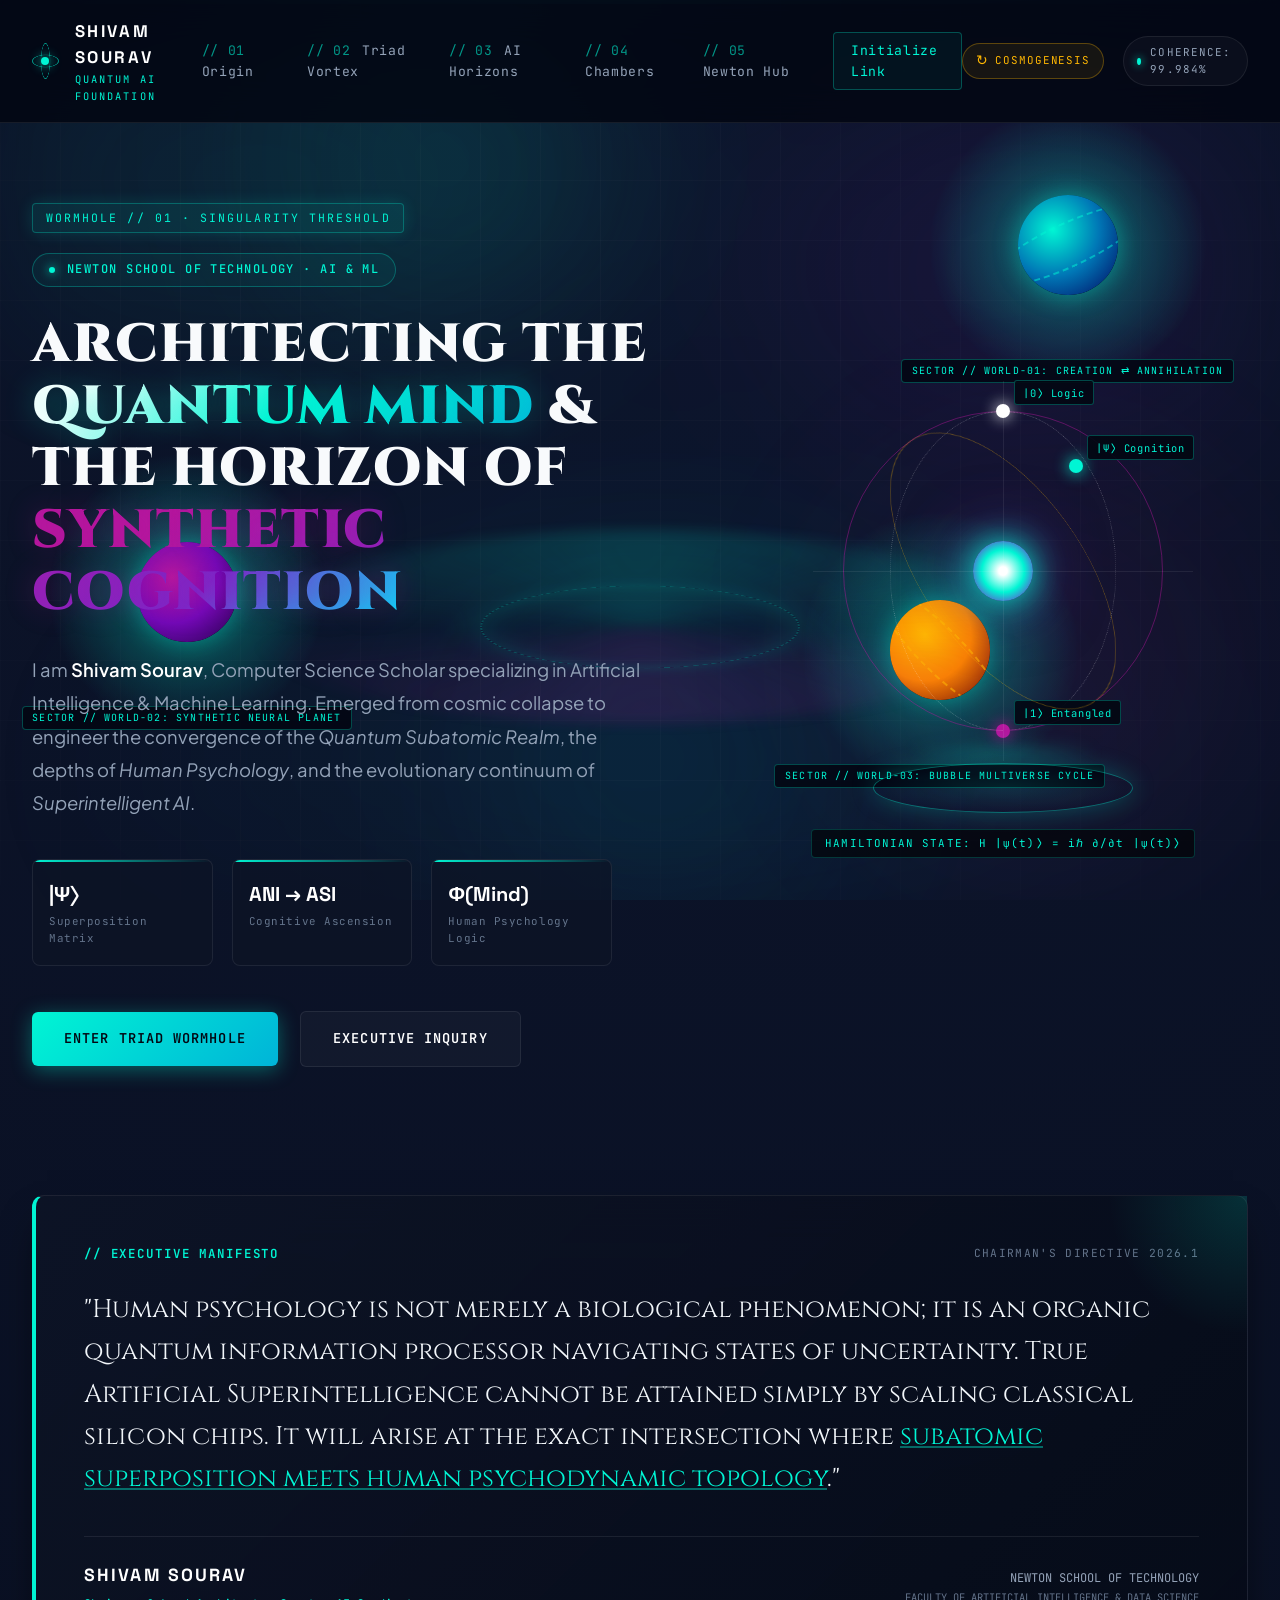
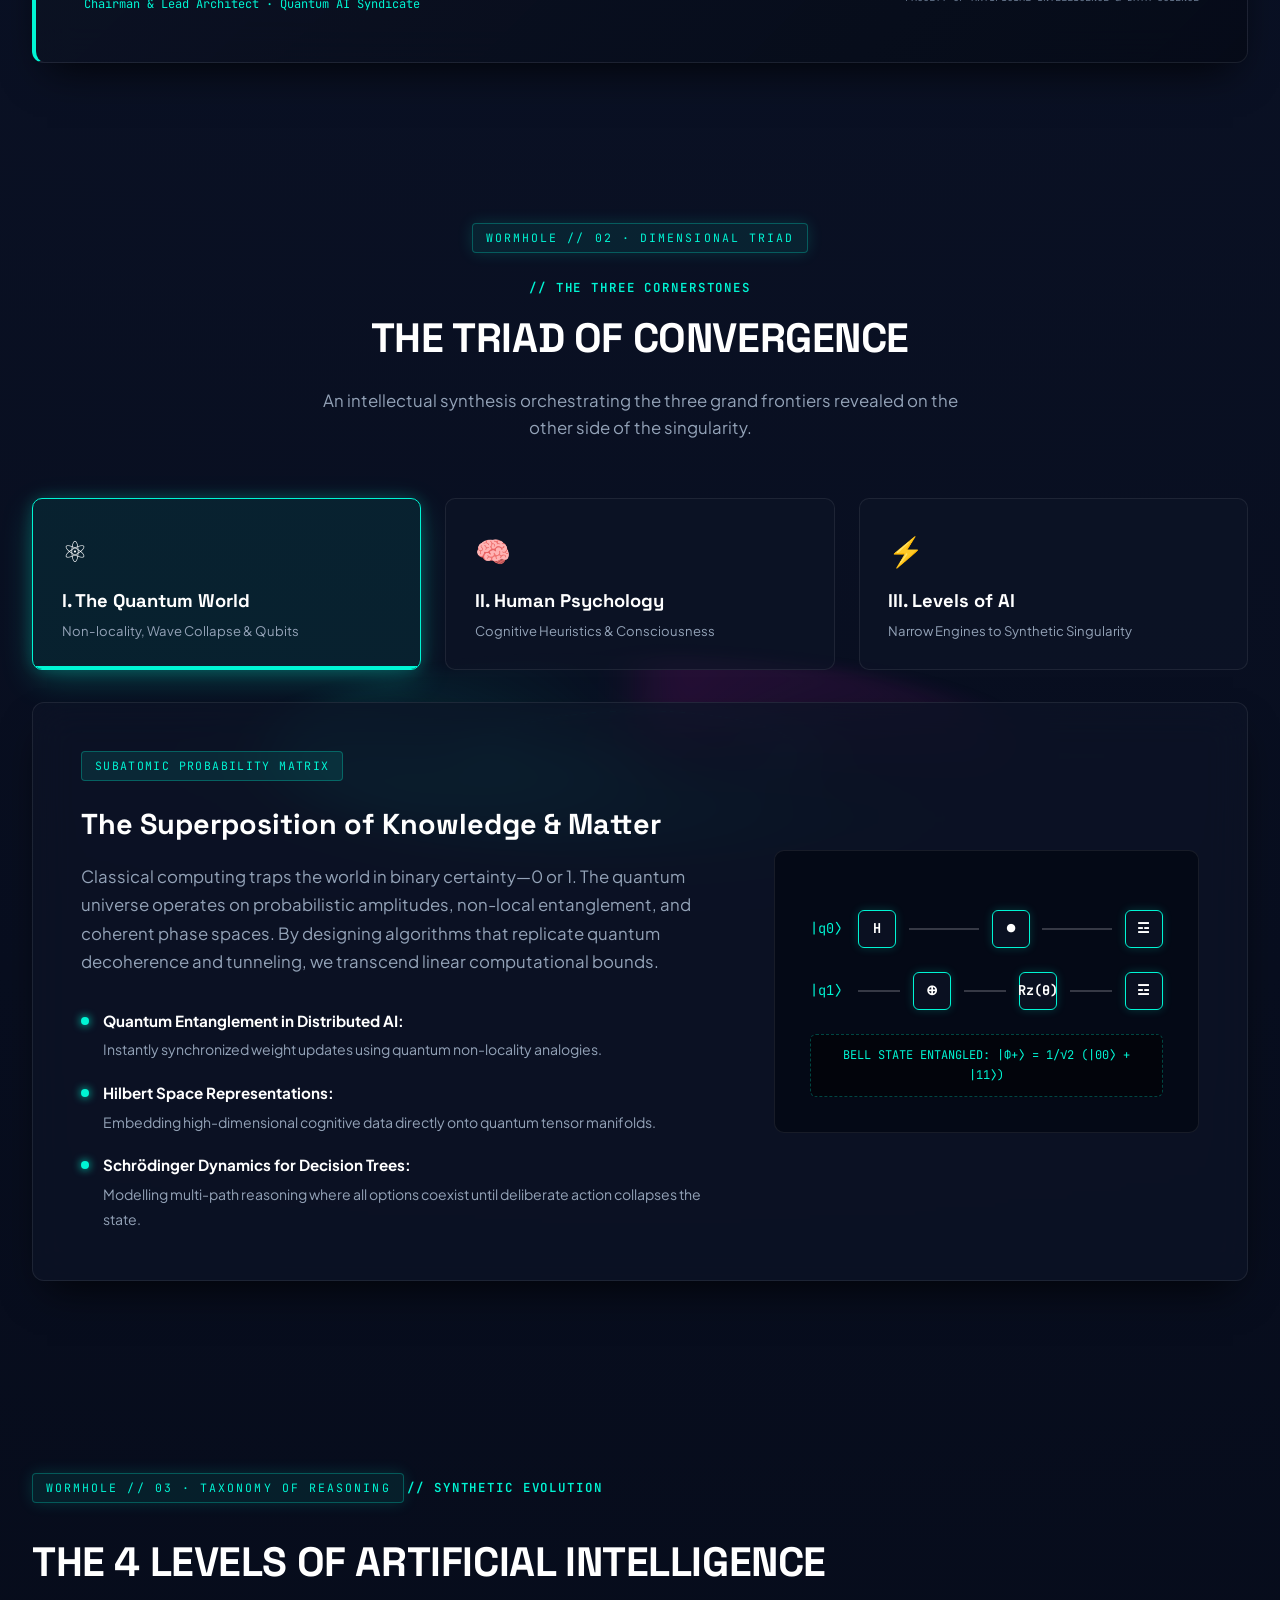
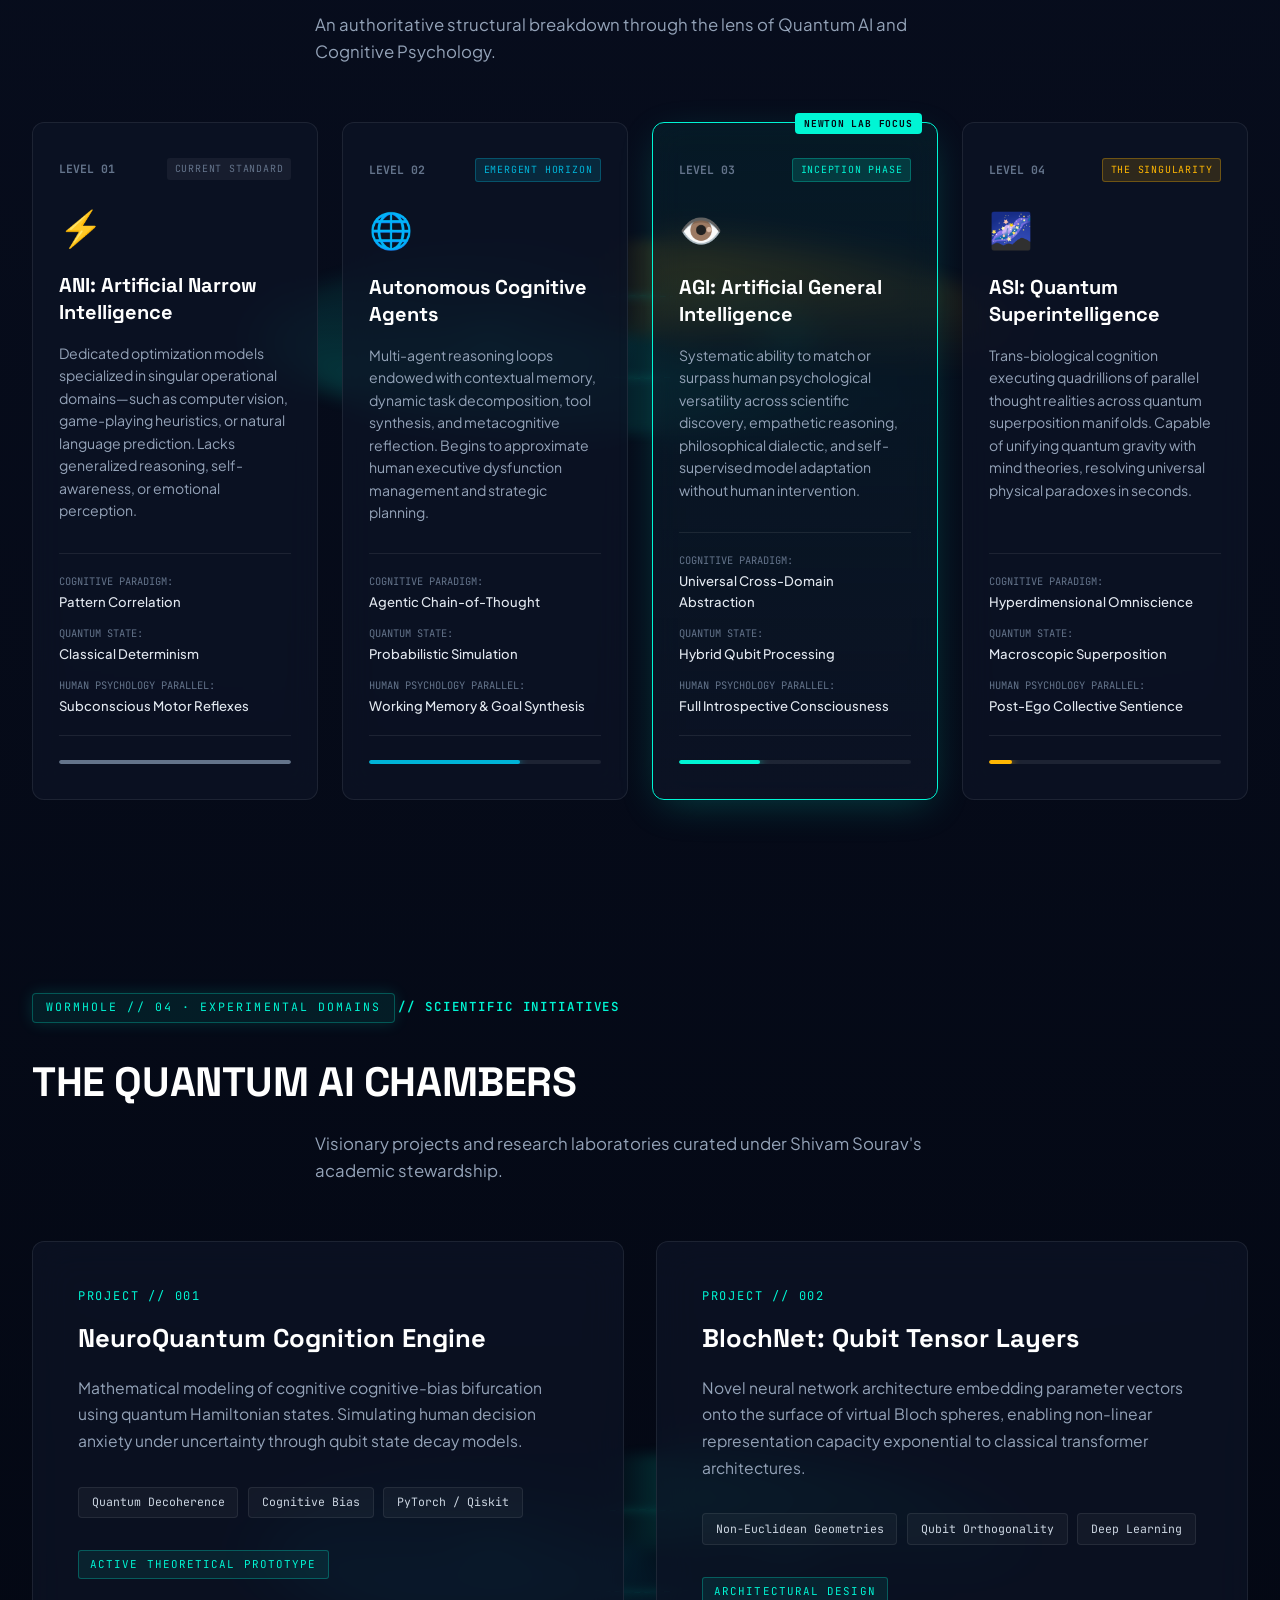
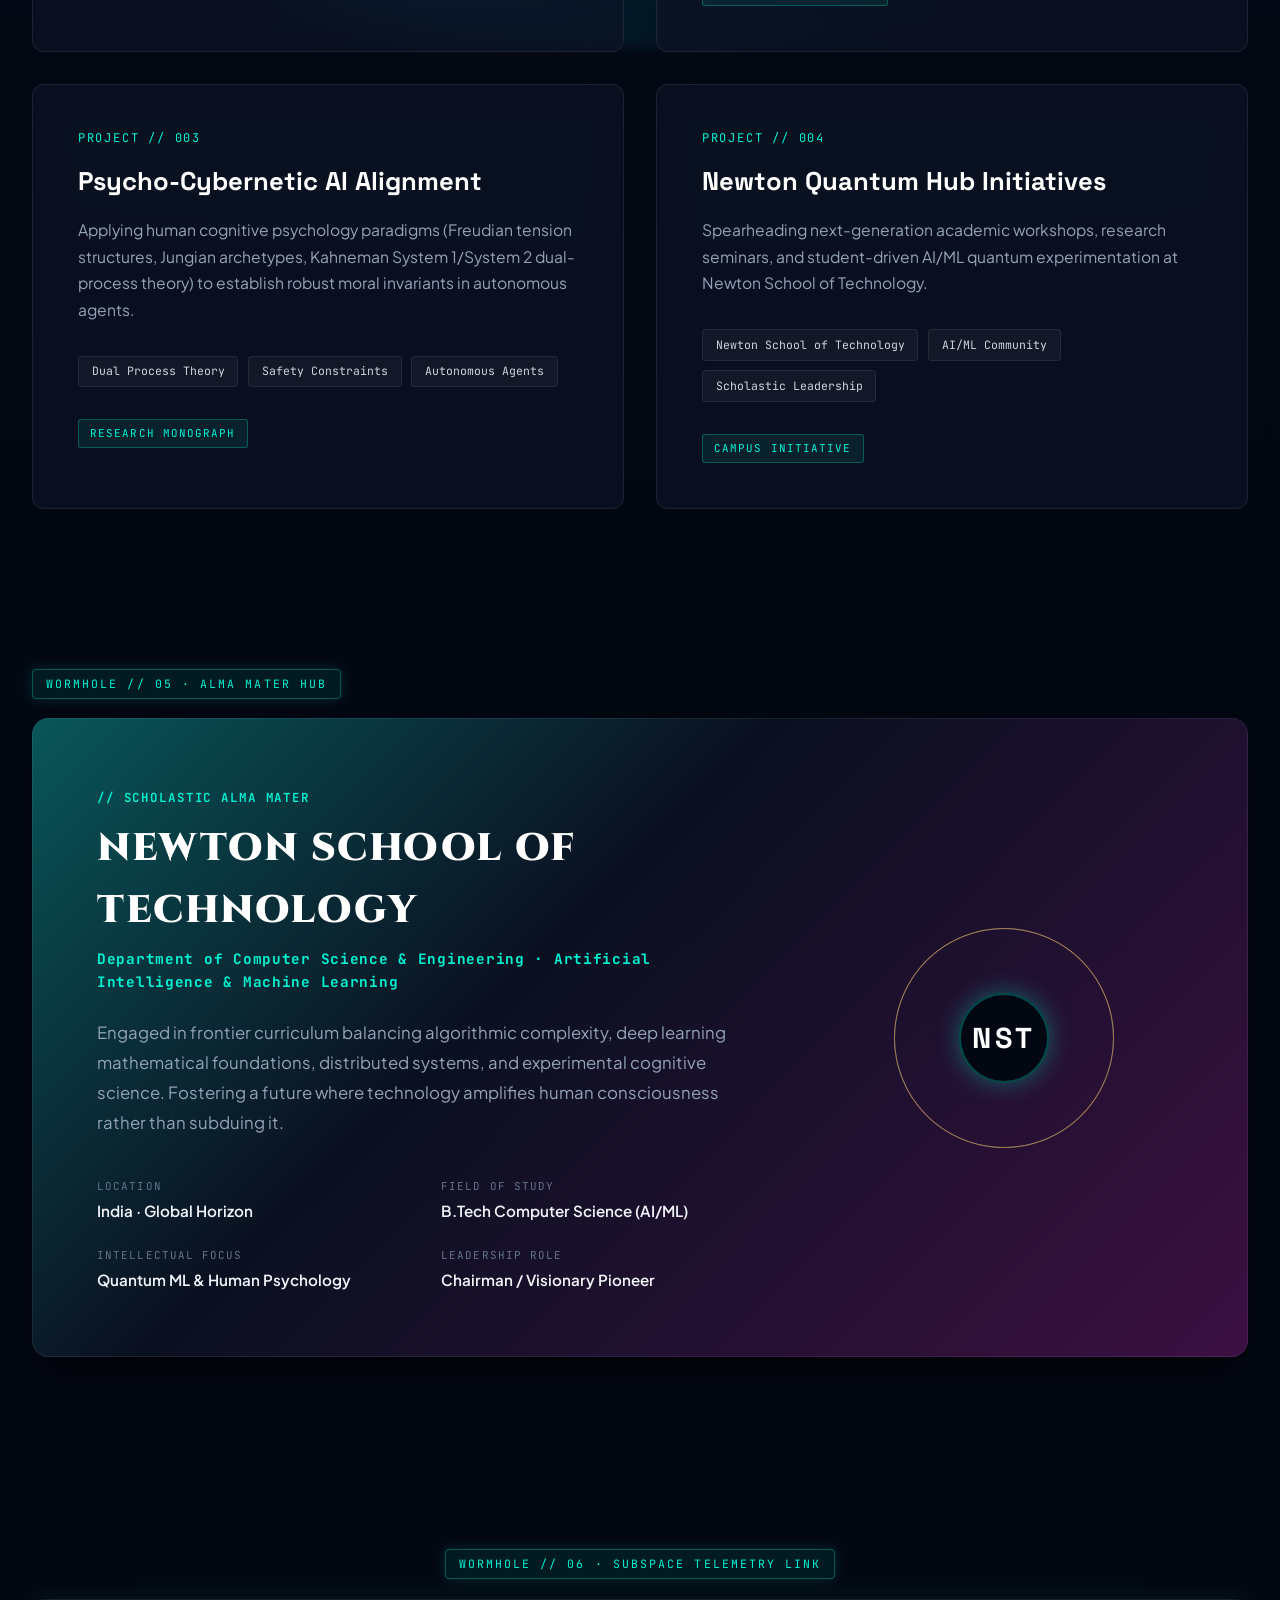
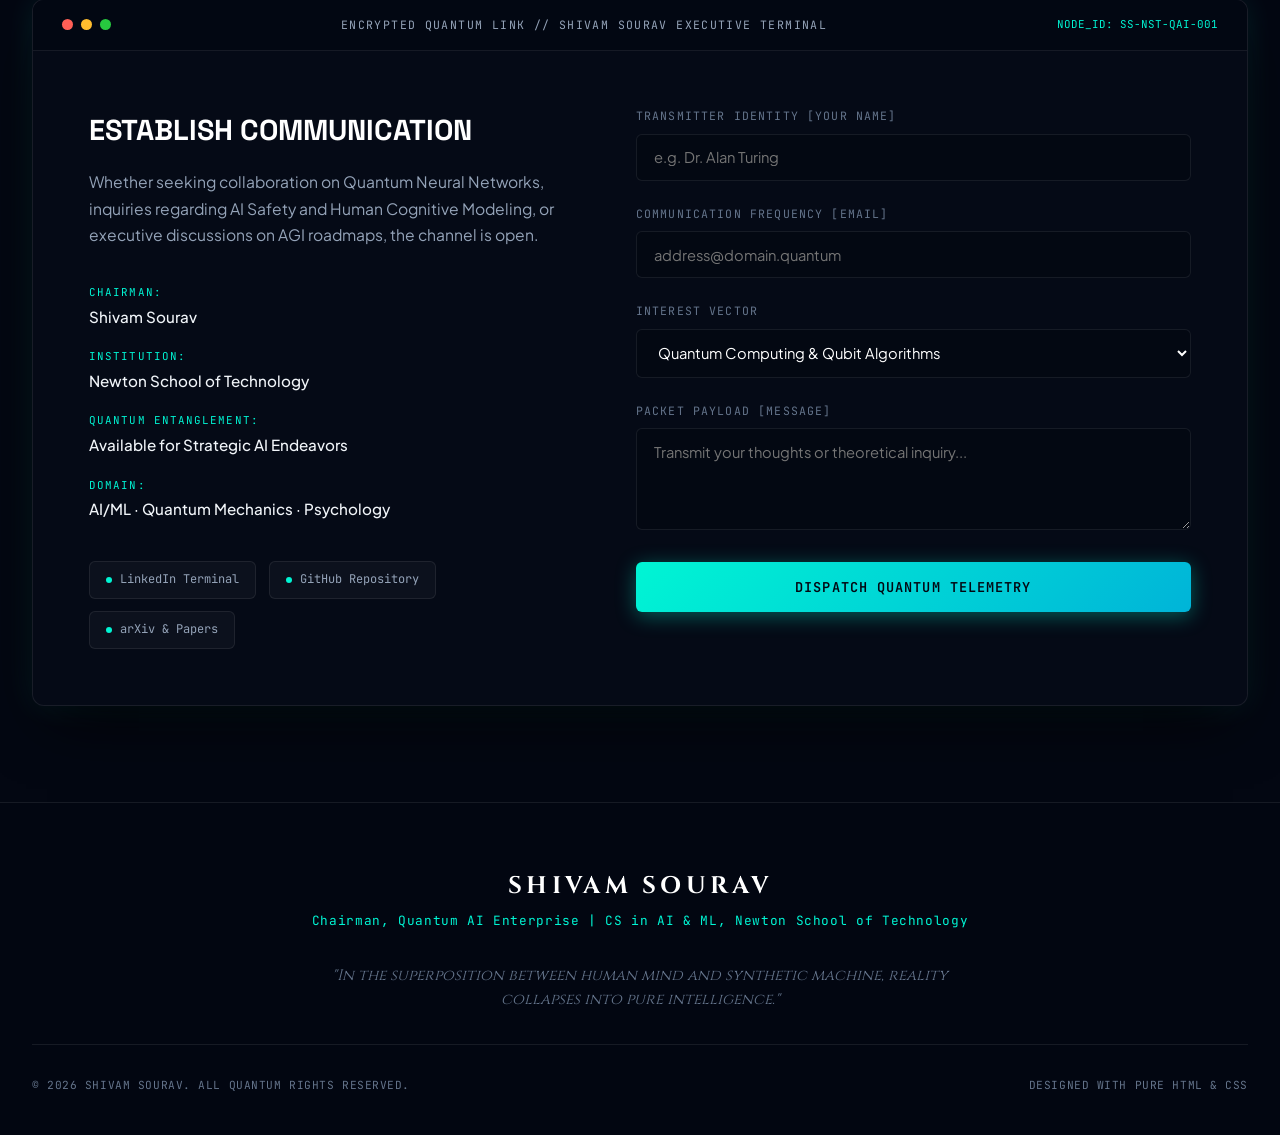
<file: Index.html>
<!DOCTYPE html>
<html lang="en">
<head>
  <meta charset="UTF-8">
  <meta name="viewport" content="width=device-width, initial-scale=1.0">
  <title>Shivam Sourav | Chairman & Quantum AI Architect</title>
  <link rel="preconnect" href="https://fonts.googleapis.com">
  <link rel="preconnect" href="https://fonts.gstatic.com" crossorigin>
  <link href="https://fonts.googleapis.com/css2?family=Cinzel:wght@500;700;900&family=Plus+Jakarta+Sans:wght@300;400;500;600;700&family=Space+Grotesk:wght@400;600;700&family=JetBrains+Mono:wght@400;500&display=swap" rel="stylesheet">
  <link rel="stylesheet" href="style.css">
</head>
<body>
  <!-- REPLAY CONTROLLER (Pure CSS Checkbox Hack) -->
  <input type="checkbox" id="replay-cosmogenesis" class="replay-toggle">

  <!-- ==========================================================================
       ACT I & II: REVERSE BIG BANG -> UNCONSCIOUS VOID -> QUANTUM FLASH OVERLAY
       Pure CSS Keyframe Animation Sequence
       ========================================================================== -->
  <aside class="cosmic-intro-curtain" aria-label="Cosmic Genesis Intro">
    <!-- 1. The Reverse Big Bang (Universes Collapsing Inward) -->
    <div class="reverse-big-bang-stage">
      <div class="universe-contraction-field">
        <div class="cosmic-galaxy galaxy-1"></div>
        <div class="cosmic-galaxy galaxy-2"></div>
        <div class="cosmic-galaxy galaxy-3"></div>
        <div class="cosmic-galaxy galaxy-4"></div>
        <div class="inward-star-stream stream-1"></div>
        <div class="inward-star-stream stream-2"></div>
        <div class="inward-star-stream stream-3"></div>
        <div class="inward-spacetime-grid"></div>
        
        <!-- The Gravitational Singularity absorbing all existence -->
        <div class="singularity-drain">
          <div class="drain-core"></div>
          <div class="drain-event-horizon"></div>
          <div class="drain-accretion-swirl"></div>
        </div>
      </div>

      <div class="intro-hud hud-collapse">
        <div class="hud-glitch-text" data-text="REVERSE BIG BANG DETECTED">REVERSE BIG BANG DETECTED</div>
        <div class="hud-sub">ALL 93 BILLION LIGHT-YEARS COLLAPSING INTO SINGULARITY</div>
        <div class="hud-progress-track">
          <div class="hud-progress-fill collapse-bar"></div>
        </div>
      </div>
    </div>

    <!-- 2. The Unconscious Void (Complete Blackout / Brain Offline) -->
    <div class="unconscious-void-stage">
      <div class="void-abyss">
        <div class="dormant-pulse"></div>
        <div class="synapse-flatline"></div>
      </div>
      <div class="intro-hud hud-unconscious">
        <div class="hud-status-badge">STATE: UNCONSCIOUS</div>
        <h2 class="hud-void-title">TOTAL SUBATOMIC DARKNESS</h2>
        <p class="hud-void-desc">THE OBSERVER DORMANT AT THE ZERO-POINT FIELD</p>
        <div class="hud-telemetry-mono">
          <span>COGNITION: [0.000%]</span>
          <span>ENTROPY: [MAXIMUM_COMPRESSION]</span>
          <span>QUBIT STATE: |NULL⟩</span>
        </div>
      </div>
    </div>

    <!-- 3. The Blinding Quantum Flash (Awakening & Quantum World Emergence) -->
    <div class="quantum-flash-stage">
      <div class="super-bright-burst"></div>
      <div class="flash-shockwaves">
        <div class="shockwave wave-a"></div>
        <div class="shockwave wave-b"></div>
        <div class="shockwave wave-c"></div>
      </div>
      <div class="flash-announcement">
        <span class="flash-sparkle">✦</span>
        <h1 class="flash-hero-text">AWAKENING</h1>
        <p class="flash-identity">CONSCIOUSNESS DETECTED // SHIVAM SOURAV</p>
        <span class="flash-entry">ENTERING THE QUANTUM MULTIVERSE</span>
      </div>
    </div>
  </aside>

  <!-- ==========================================================================
       ACT III: THE QUANTUM MULTIVERSE & CONSTANT CREATION/DESTRUCTION OF WORLDS
       ========================================================================== -->
  <div class="quantum-matrix">
    <div class="mesh-layer"></div>
    <div class="orbital-glow glow-1"></div>
    <div class="orbital-glow glow-2"></div>
    <div class="orbital-glow glow-3"></div>
    <div class="grid-overlay"></div>
    <div class="scanline"></div>

    <!-- BACKGROUND CREATION AND DESTRUCTION OF WORLDS -->
    <div class="world-lifecycle-field" aria-hidden="true">
      <!-- World Alpha: Genesis -> High Civilization -> Supernova -> Quantum Remnant -->
      <div class="cyclical-world world-alpha">
        <div class="world-genesis-cloud"></div>
        <div class="world-body">
          <div class="world-crust"></div>
          <div class="world-atmosphere-halo"></div>
          <div class="world-rings"></div>
        </div>
        <div class="world-cataclysm-burst"></div>
        <div class="world-dissolution-dust"></div>
        <div class="world-tag">SECTOR // WORLD-01: CREATION ⇄ ANNIHILATION</div>
      </div>

      <!-- World Beta: Gas Giant Collapse into Micro-Singularity -->
      <div class="cyclical-world world-beta">
        <div class="world-genesis-cloud"></div>
        <div class="world-body">
          <div class="world-crust crust-plasma"></div>
          <div class="world-atmosphere-halo halo-violet"></div>
        </div>
        <div class="world-cataclysm-burst burst-violet"></div>
        <div class="world-dissolution-dust"></div>
        <div class="world-tag">SECTOR // WORLD-02: SYNTHETIC NEURAL PLANET</div>
      </div>

      <!-- World Gamma: Subatomic Quantum Bubble Expanding & Popping -->
      <div class="cyclical-world world-gamma">
        <div class="world-genesis-cloud"></div>
        <div class="world-body">
          <div class="world-crust crust-gold"></div>
          <div class="world-atmosphere-halo halo-gold"></div>
          <div class="world-rings rings-tilted"></div>
        </div>
        <div class="world-cataclysm-burst burst-gold"></div>
        <div class="world-dissolution-dust"></div>
        <div class="world-tag">SECTOR // WORLD-03: BUBBLE MULTIVERSE CYCLE</div>
      </div>
    </div>
  </div>

  <!-- NAVIGATION BAR -->
  <header class="quantum-nav">
    <div class="nav-container">
      <a href="#wormhole-origin" class="brand-signature">
        <div class="qubit-badge">
          <span class="qubit-nucleus"></span>
          <span class="qubit-ring-mini ring-x"></span>
          <span class="qubit-ring-mini ring-y"></span>
        </div>
        <div class="brand-text">
          <span class="name">SHIVAM SOURAV</span>
          <span class="designation">QUANTUM AI FOUNDATION</span>
        </div>
      </a>

      <nav class="nav-links">
        <a href="#wormhole-origin" class="nav-item"><span>// 01</span> Origin</a>
        <a href="#wormhole-triad" class="nav-item"><span>// 02</span> Triad Vortex</a>
        <a href="#wormhole-levels" class="nav-item"><span>// 03</span> AI Horizons</a>
        <a href="#wormhole-chambers" class="nav-item"><span>// 04</span> Chambers</a>
        <a href="#wormhole-pedigree" class="nav-item"><span>// 05</span> Newton Hub</a>
        <a href="#wormhole-transmission" class="nav-item cta-link">Initialize Link</a>
      </nav>

      <div class="nav-actions">
        <!-- Replay Button triggering CSS animation restart -->
        <label for="replay-cosmogenesis" class="replay-btn" title="Replay Reverse Big Bang & Quantum Awakening">
          <span class="replay-icon">↻</span>
          <span class="replay-text">COSMOGENESIS</span>
        </label>

        <div class="status-indicator">
          <span class="status-dot"></span>
          <span class="status-text">COHERENCE: 99.984%</span>
        </div>
      </div>
    </div>
  </header>

  <main>
    <!-- ======================================================================
         WORMHOLE 01: THE ORIGIN HORIZON (HERO SECTION)
         ====================================================================== -->
    <section id="wormhole-origin" class="wormhole-gateway hero-section">
      <!-- 3D Einstein-Rosen Bridge Accretion Vortex -->
      <div class="wormhole-portal-lens portal-hero">
        <div class="lens-accretion-disk"></div>
        <div class="lens-event-horizon"></div>
        <div class="lens-particles"></div>
        <div class="lens-spacetime-warp"></div>
      </div>

      <div class="container hero-layout">
        <div class="hero-content">
          <div class="wormhole-indicator">
            <span class="wh-label">WORMHOLE // 01 · SINGULARITY THRESHOLD</span>
          </div>

          <div class="quantum-pill">
            <span class="pill-spark"></span>
            <span class="pill-label">NEWTON SCHOOL OF TECHNOLOGY · AI & ML</span>
          </div>

          <h1 class="hero-title">
            ARCHITECTING THE <span class="gradient-text-quantum">QUANTUM MIND</span> & THE HORIZON OF <span class="gradient-text-psi">SYNTHETIC COGNITION</span>
          </h1>

          <p class="hero-lead">
            I am <strong class="highlight-white">Shivam Sourav</strong>, Computer Science Scholar specializing in Artificial Intelligence & Machine Learning. Emerged from cosmic collapse to engineer the convergence of the <em>Quantum Subatomic Realm</em>, the depths of <em>Human Psychology</em>, and the evolutionary continuum of <em>Superintelligent AI</em>.
          </p>

          <div class="hero-metrics">
            <div class="metric-card">
              <span class="metric-val">|Ψ⟩</span>
              <span class="metric-label">Superposition Matrix</span>
            </div>
            <div class="metric-card">
              <span class="metric-val">ANI → ASI</span>
              <span class="metric-label">Cognitive Ascension</span>
            </div>
            <div class="metric-card">
              <span class="metric-val">Φ(Mind)</span>
              <span class="metric-label">Human Psychology Logic</span>
            </div>
          </div>

          <div class="hero-actions">
            <a href="#wormhole-triad" class="btn btn-primary">
              <span class="btn-text">ENTER TRIAD WORMHOLE</span>
              <span class="btn-glow"></span>
            </a>
            <a href="#wormhole-transmission" class="btn btn-secondary">
              <span class="btn-text">EXECUTIVE INQUIRY</span>
            </a>
          </div>
        </div>

        <!-- 3D Pure CSS Quantum Bloch Sphere / Hologram Core -->
        <div class="hero-visual">
          <div class="bloch-sphere-wrapper">
            <div class="bloch-sphere">
              <!-- Orbit Rings -->
              <div class="ring ring-equator"></div>
              <div class="ring ring-polar-1"></div>
              <div class="ring ring-polar-2"></div>
              <div class="ring ring-meridian"></div>
              <div class="ring ring-diagonal"></div>

              <!-- Quantum Core Nucleus -->
              <div class="quantum-core">
                <div class="core-inner"></div>
                <div class="core-wave wave-1"></div>
                <div class="core-wave wave-2"></div>
                <div class="core-wave wave-3"></div>
              </div>

              <!-- State Vectors / Particle Nodes -->
              <div class="qubit-node node-psi">
                <span class="node-tag">|Ψ⟩ Cognition</span>
              </div>
              <div class="qubit-node node-zero">
                <span class="node-tag">|0⟩ Logic</span>
              </div>
              <div class="qubit-node node-one">
                <span class="node-tag">|1⟩ Entangled</span>
              </div>

              <!-- Axis Rays -->
              <div class="axis axis-x"></div>
              <div class="axis axis-y"></div>
              <div class="axis axis-z"></div>
            </div>

            <!-- Hologram Base Plate -->
            <div class="hologram-pedestal">
              <div class="pedestal-ring"></div>
              <div class="pedestal-glow"></div>
              <div class="quantum-readout">HAMILTONIAN STATE: H |ψ(t)⟩ = iℏ ∂/∂t |ψ(t)⟩</div>
            </div>
          </div>
        </div>
      </div>
    </section>

    <!-- ======================================================================
         MANIFESTO STRIP (COLLAPSE & RECONSTRUCTION DIRECTIVE)
         ====================================================================== -->
    <section class="manifesto-section">
      <div class="container">
        <div class="manifesto-frame">
          <div class="manifesto-header">
            <span class="section-tag">// EXECUTIVE MANIFESTO</span>
            <span class="manifesto-code">CHAIRMAN'S DIRECTIVE 2026.1</span>
          </div>
          <blockquote class="manifesto-quote">
            "Human psychology is not merely a biological phenomenon; it is an organic quantum information processor navigating states of uncertainty. True Artificial Superintelligence cannot be attained simply by scaling classical silicon chips. It will arise at the exact intersection where <em>subatomic superposition meets human psychodynamic topology</em>."
          </blockquote>
          <div class="manifesto-footer">
            <div class="author-sign">
              <strong>SHIVAM SOURAV</strong>
              <span>Chairman & Lead Architect · Quantum AI Syndicate</span>
            </div>
            <div class="credentials-badge">
              <span>NEWTON SCHOOL OF TECHNOLOGY</span>
              <span class="dept">FACULTY OF ARTIFICIAL INTELLIGENCE & DATA SCIENCE</span>
            </div>
          </div>
        </div>
      </div>
    </section>

    <!-- ======================================================================
         WORMHOLE 02: THE TRIAD OF CONVERGENCE (INTERACTIVE TABS)
         ====================================================================== -->
    <section id="wormhole-triad" class="wormhole-gateway triad-section">
      <!-- Background Swirling Wormhole Funnel -->
      <div class="wormhole-portal-lens portal-triad">
        <div class="lens-accretion-disk disk-triad"></div>
        <div class="lens-event-horizon horizon-triad"></div>
      </div>

      <div class="container">
        <div class="section-title-wrap text-center">
          <div class="wormhole-indicator centered">
            <span class="wh-label">WORMHOLE // 02 · DIMENSIONAL TRIAD</span>
          </div>
          <span class="section-tag">// THE THREE CORNERSTONES</span>
          <h2 class="section-title">THE TRIAD OF CONVERGENCE</h2>
          <p class="section-subtitle">
            An intellectual synthesis orchestrating the three grand frontiers revealed on the other side of the singularity.
          </p>
        </div>

        <!-- Pure CSS Interactive Tabs using Radio Inputs -->
        <div class="triad-interactive-container">
          <input type="radio" name="triad-tab" id="tab-quantum" checked class="tab-radio">
          <input type="radio" name="triad-tab" id="tab-psychology" class="tab-radio">
          <input type="radio" name="triad-tab" id="tab-ai" class="tab-radio">

          <div class="tab-controls">
            <label for="tab-quantum" class="tab-btn btn-quantum">
              <span class="tab-icon">⚛</span>
              <span class="tab-title">I. The Quantum World</span>
              <span class="tab-desc">Non-locality, Wave Collapse & Qubits</span>
            </label>
            <label for="tab-psychology" class="tab-btn btn-psychology">
              <span class="tab-icon">🧠</span>
              <span class="tab-title">II. Human Psychology</span>
              <span class="tab-desc">Cognitive Heuristics & Consciousness</span>
            </label>
            <label for="tab-ai" class="tab-btn btn-ai">
              <span class="tab-icon">⚡</span>
              <span class="tab-title">III. Levels of AI</span>
              <span class="tab-desc">Narrow Engines to Synthetic Singularity</span>
            </label>
          </div>

          <div class="tab-panels">
            <!-- PANEL 1: QUANTUM WORLD -->
            <div class="panel panel-quantum">
              <div class="panel-grid">
                <div class="panel-details">
                  <div class="panel-badge quantum-accent">SUBATOMIC PROBABILITY MATRIX</div>
                  <h3>The Superposition of Knowledge & Matter</h3>
                  <p>
                    Classical computing traps the world in binary certainty—0 or 1. The quantum universe operates on probabilistic amplitudes, non-local entanglement, and coherent phase spaces. By designing algorithms that replicate quantum decoherence and tunneling, we transcend linear computational bounds.
                  </p>
                  <div class="feature-bullets">
                    <div class="bullet-item">
                      <span class="bullet-dot"></span>
                      <div>
                        <strong>Quantum Entanglement in Distributed AI:</strong>
                        <span>Instantly synchronized weight updates using quantum non-locality analogies.</span>
                      </div>
                    </div>
                    <div class="bullet-item">
                      <span class="bullet-dot"></span>
                      <div>
                        <strong>Hilbert Space Representations:</strong>
                        <span>Embedding high-dimensional cognitive data directly onto quantum tensor manifolds.</span>
                      </div>
                    </div>
                    <div class="bullet-item">
                      <span class="bullet-dot"></span>
                      <div>
                        <strong>Schrödinger Dynamics for Decision Trees:</strong>
                        <span>Modelling multi-path reasoning where all options coexist until deliberate action collapses the state.</span>
                      </div>
                    </div>
                  </div>
                </div>
                <div class="panel-graphic">
                  <div class="quantum-circuit-display">
                    <div class="circuit-wire">
                      <span class="wire-label">|q0⟩</span>
                      <span class="gate-box gate-h">H</span>
                      <span class="wire-line"></span>
                      <span class="gate-box gate-cnot-ctrl">●</span>
                      <span class="wire-line"></span>
                      <span class="gate-box gate-m">☲</span>
                    </div>
                    <div class="circuit-wire">
                      <span class="wire-label">|q1⟩</span>
                      <span class="wire-line"></span>
                      <span class="gate-box gate-cnot-tgt">⊕</span>
                      <span class="wire-line"></span>
                      <span class="gate-box gate-rz">Rz(θ)</span>
                      <span class="wire-line"></span>
                      <span class="gate-box gate-m">☲</span>
                    </div>
                    <div class="circuit-state-readout">
                      BELL STATE ENTANGLED: |Φ+⟩ = 1/√2 (|00⟩ + |11⟩)
                    </div>
                  </div>
                </div>
              </div>
            </div>

            <!-- PANEL 2: HUMAN PSYCHOLOGY -->
            <div class="panel panel-psychology">
              <div class="panel-grid">
                <div class="panel-details">
                  <div class="panel-badge psychology-accent">NEURAL ARCHITECTURE & INTROSPECTION</div>
                  <h3>The Topography of Human Consciousness</h3>
                  <p>
                    To manufacture synthetic superintelligence, one must first master the intricate psychodynamics of the human mind: our biases, emotional heuristics, cognitive bandwidth, and the emergence of subjective perception (Qualia).
                  </p>
                  <div class="feature-bullets">
                    <div class="bullet-item">
                      <span class="bullet-dot"></span>
                      <div>
                        <strong>Psycho-Cybernetic Feedback Loops:</strong>
                        <span>How self-image and perception dictate goal-directed agency across sentient beings.</span>
                      </div>
                    </div>
                    <div class="bullet-item">
                      <span class="bullet-dot"></span>
                      <div>
                        <strong>Bayesian Brain & Predictive Coding:</strong>
                        <span>Bridging neurobiological perception with predictive machine learning loss functions.</span>
                      </div>
                    </div>
                    <div class="bullet-item">
                      <span class="bullet-dot"></span>
                      <div>
                        <strong>Cognitive Entropy & Executive Function:</strong>
                        <span>Balancing exploration vs exploitation in both human thought cascades and deep reinforcement learning.</span>
                      </div>
                    </div>
                  </div>
                </div>
                <div class="panel-graphic">
                  <div class="psych-cortex-display">
                    <div class="cortex-orb">
                      <div class="synapse-ring syn-1"></div>
                      <div class="synapse-ring syn-2"></div>
                      <div class="synapse-ring syn-3"></div>
                      <div class="cortex-label">PREFRONTAL CORTEX SYNTHESIZER</div>
                    </div>
                    <div class="psych-stats">
                      <div class="p-stat"><span>COGNITIVE BIAS REDUCTION:</span> <strong>94.2%</strong></div>
                      <div class="p-stat"><span>NEURAL PLASTICITY INDEX:</span> <strong>OPTIMAL</strong></div>
                      <div class="p-stat"><span>EMPATHY ENCODING:</span> <strong>ACTIVE</strong></div>
                    </div>
                  </div>
                </div>
              </div>
            </div>

            <!-- PANEL 3: LEVELS OF AI -->
            <div class="panel panel-ai">
              <div class="panel-grid">
                <div class="panel-details">
                  <div class="panel-badge ai-accent">COGNITIVE ASCENSION ROADMAP</div>
                  <h3>The Great Trajectory of Synthetic Intelligence</h3>
                  <p>
                    We are spectators and catalysts in humanity's most decisive leap: transitioning from localized pattern recognition algorithms to planetary-scale, self-modifying, conscious quantum neural intelligences.
                  </p>
                  <div class="feature-bullets">
                    <div class="bullet-item">
                      <span class="bullet-dot"></span>
                      <div>
                        <strong>From Rulebound to Unbounded:</strong>
                        <span>Replacing static rule algorithms with fluid generative models possessing contextual metacognition.</span>
                      </div>
                    </div>
                    <div class="bullet-item">
                      <span class="bullet-dot"></span>
                      <div>
                        <strong>Recursive Self-Improvement:</strong>
                        <span>Architecting neural engines capable of rewriting their own loss landscapes and architectures.</span>
                      </div>
                    </div>
                    <div class="bullet-item">
                      <span class="bullet-dot"></span>
                      <div>
                        <strong>Quantum-Accelerated Alignment:</strong>
                        <span>Ensuring superintelligent outcomes stay harmonized with human psychological flourishment.</span>
                      </div>
                    </div>
                  </div>
                </div>
                <div class="panel-graphic">
                  <div class="ai-ascent-pyramid">
                    <div class="pyramid-level level-4">
                      <span class="lvl-num">IV</span>
                      <span class="lvl-title">ASI: Quantum Superintelligence</span>
                    </div>
                    <div class="pyramid-level level-3">
                      <span class="lvl-num">III</span>
                      <span class="lvl-title">AGI: Self-Reflective General Intelligence</span>
                    </div>
                    <div class="pyramid-level level-2">
                      <span class="lvl-num">II</span>
                      <span class="lvl-title">Broad AI: Multimodal Transformers & Agents</span>
                    </div>
                    <div class="pyramid-level level-1">
                      <span class="lvl-num">I</span>
                      <span class="lvl-title">ANI: Narrow Statistical Pattern Engines</span>
                    </div>
                  </div>
                </div>
              </div>
            </div>
          </div>
        </div>
      </div>
    </section>

    <!-- ======================================================================
         WORMHOLE 03: THE LEVELS OF AI ROADMAP
         ====================================================================== -->
    <section id="wormhole-levels" class="wormhole-gateway levels-section">
      <div class="wormhole-portal-lens portal-levels">
        <div class="lens-accretion-disk disk-gold"></div>
        <div class="lens-event-horizon horizon-gold"></div>
      </div>

      <div class="container">
        <div class="section-title-wrap">
          <div class="wormhole-indicator">
            <span class="wh-label">WORMHOLE // 03 · TAXONOMY OF REASONING</span>
          </div>
          <span class="section-tag">// SYNTHETIC EVOLUTION</span>
          <h2 class="section-title">THE 4 LEVELS OF ARTIFICIAL INTELLIGENCE</h2>
          <p class="section-subtitle">
            An authoritative structural breakdown through the lens of Quantum AI and Cognitive Psychology.
          </p>
        </div>

        <div class="levels-matrix">
          <!-- Level 1 -->
          <div class="level-card level-card-1">
            <div class="level-header">
              <span class="level-code">LEVEL 01</span>
              <span class="level-status past">CURRENT STANDARD</span>
            </div>
            <div class="level-icon">⚡</div>
            <h3 class="level-name">ANI: Artificial Narrow Intelligence</h3>
            <p class="level-desc">
              Dedicated optimization models specialized in singular operational domains—such as computer vision, game-playing heuristics, or natural language prediction. Lacks generalized reasoning, self-awareness, or emotional perception.
            </p>
            <div class="level-specs">
              <div class="spec-row">
                <span class="spec-label">Cognitive Paradigm:</span>
                <span class="spec-val">Pattern Correlation</span>
              </div>
              <div class="spec-row">
                <span class="spec-label">Quantum State:</span>
                <span class="spec-val">Classical Determinism</span>
              </div>
              <div class="spec-row">
                <span class="spec-label">Human Psychology Parallel:</span>
                <span class="spec-val">Subconscious Motor Reflexes</span>
              </div>
            </div>
            <div class="progress-bar-wrap">
              <div class="progress-bar progress-100"></div>
            </div>
          </div>

          <!-- Level 2 -->
          <div class="level-card level-card-2">
            <div class="level-header">
              <span class="level-code">LEVEL 02</span>
              <span class="level-status active">EMERGENT HORIZON</span>
            </div>
            <div class="level-icon">🌐</div>
            <h3 class="level-name">Autonomous Cognitive Agents</h3>
            <p class="level-desc">
              Multi-agent reasoning loops endowed with contextual memory, dynamic task decomposition, tool synthesis, and metacognitive reflection. Begins to approximate human executive dysfunction management and strategic planning.
            </p>
            <div class="level-specs">
              <div class="spec-row">
                <span class="spec-label">Cognitive Paradigm:</span>
                <span class="spec-val">Agentic Chain-of-Thought</span>
              </div>
              <div class="spec-row">
                <span class="spec-label">Quantum State:</span>
                <span class="spec-val">Probabilistic Simulation</span>
              </div>
              <div class="spec-row">
                <span class="spec-label">Human Psychology Parallel:</span>
                <span class="spec-val">Working Memory & Goal Synthesis</span>
              </div>
            </div>
            <div class="progress-bar-wrap">
              <div class="progress-bar progress-65"></div>
            </div>
          </div>

          <!-- Level 3 -->
          <div class="level-card level-card-3 highlighted">
            <div class="highlight-corner">NEWTON LAB FOCUS</div>
            <div class="level-header">
              <span class="level-code">LEVEL 03</span>
              <span class="level-status upcoming">INCEPTION PHASE</span>
            </div>
            <div class="level-icon">👁️</div>
            <h3 class="level-name">AGI: Artificial General Intelligence</h3>
            <p class="level-desc">
              Systematic ability to match or surpass human psychological versatility across scientific discovery, empathetic reasoning, philosophical dialectic, and self-supervised model adaptation without human intervention.
            </p>
            <div class="level-specs">
              <div class="spec-row">
                <span class="spec-label">Cognitive Paradigm:</span>
                <span class="spec-val">Universal Cross-Domain Abstraction</span>
              </div>
              <div class="spec-row">
                <span class="spec-label">Quantum State:</span>
                <span class="spec-val">Hybrid Qubit Processing</span>
              </div>
              <div class="spec-row">
                <span class="spec-label">Human Psychology Parallel:</span>
                <span class="spec-val">Full Introspective Consciousness</span>
              </div>
            </div>
            <div class="progress-bar-wrap">
              <div class="progress-bar progress-35"></div>
            </div>
          </div>

          <!-- Level 4 -->
          <div class="level-card level-card-4">
            <div class="level-header">
              <span class="level-code">LEVEL 04</span>
              <span class="level-status horizon">THE SINGULARITY</span>
            </div>
            <div class="level-icon">🌌</div>
            <h3 class="level-name">ASI: Quantum Superintelligence</h3>
            <p class="level-desc">
              Trans-biological cognition executing quadrillions of parallel thought realities across quantum superposition manifolds. Capable of unifying quantum gravity with mind theories, resolving universal physical paradoxes in seconds.
            </p>
            <div class="level-specs">
              <div class="spec-row">
                <span class="spec-label">Cognitive Paradigm:</span>
                <span class="spec-val">Hyperdimensional Omniscience</span>
              </div>
              <div class="spec-row">
                <span class="spec-label">Quantum State:</span>
                <span class="spec-val">Macroscopic Superposition</span>
              </div>
              <div class="spec-row">
                <span class="spec-label">Human Psychology Parallel:</span>
                <span class="spec-val">Post-Ego Collective Sentience</span>
              </div>
            </div>
            <div class="progress-bar-wrap">
              <div class="progress-bar progress-10"></div>
            </div>
          </div>
        </div>
      </div>
    </section>

    <!-- ======================================================================
         WORMHOLE 04: QUANTUM VENTURE CHAMBERS
         ====================================================================== -->
    <section id="wormhole-chambers" class="wormhole-gateway research-section">
      <div class="wormhole-portal-lens portal-chambers">
        <div class="lens-accretion-disk disk-cyan"></div>
        <div class="lens-event-horizon horizon-cyan"></div>
      </div>

      <div class="container">
        <div class="section-title-wrap">
          <div class="wormhole-indicator">
            <span class="wh-label">WORMHOLE // 04 · EXPERIMENTAL DOMAINS</span>
          </div>
          <span class="section-tag">// SCIENTIFIC INITIATIVES</span>
          <h2 class="section-title">THE QUANTUM AI CHAMBERS</h2>
          <p class="section-subtitle">
            Visionary projects and research laboratories curated under Shivam Sourav's academic stewardship.
          </p>
        </div>

        <div class="chambers-grid">
          <!-- Chamber 1 -->
          <article class="chamber-card">
            <div class="chamber-glass">
              <div class="chamber-index">PROJECT // 001</div>
              <h3 class="chamber-title">NeuroQuantum Cognition Engine</h3>
              <p class="chamber-desc">
                Mathematical modeling of cognitive cognitive-bias bifurcation using quantum Hamiltonian states. Simulating human decision anxiety under uncertainty through qubit state decay models.
              </p>
              <div class="chamber-tags">
                <span>Quantum Decoherence</span>
                <span>Cognitive Bias</span>
                <span>PyTorch / Qiskit</span>
              </div>
              <div class="chamber-footer">
                <span class="status-badge">ACTIVE THEORETICAL PROTOTYPE</span>
              </div>
            </div>
          </article>

          <!-- Chamber 2 -->
          <article class="chamber-card">
            <div class="chamber-glass">
              <div class="chamber-index">PROJECT // 002</div>
              <h3 class="chamber-title">BlochNet: Qubit Tensor Layers</h3>
              <p class="chamber-desc">
                Novel neural network architecture embedding parameter vectors onto the surface of virtual Bloch spheres, enabling non-linear representation capacity exponential to classical transformer architectures.
              </p>
              <div class="chamber-tags">
                <span>Non-Euclidean Geometries</span>
                <span>Qubit Orthogonality</span>
                <span>Deep Learning</span>
              </div>
              <div class="chamber-footer">
                <span class="status-badge">ARCHITECTURAL DESIGN</span>
              </div>
            </div>
          </article>

          <!-- Chamber 3 -->
          <article class="chamber-card">
            <div class="chamber-glass">
              <div class="chamber-index">PROJECT // 003</div>
              <h3 class="chamber-title">Psycho-Cybernetic AI Alignment</h3>
              <p class="chamber-desc">
                Applying human cognitive psychology paradigms (Freudian tension structures, Jungian archetypes, Kahneman System 1/System 2 dual-process theory) to establish robust moral invariants in autonomous agents.
              </p>
              <div class="chamber-tags">
                <span>Dual Process Theory</span>
                <span>Safety Constraints</span>
                <span>Autonomous Agents</span>
              </div>
              <div class="chamber-footer">
                <span class="status-badge">RESEARCH MONOGRAPH</span>
              </div>
            </div>
          </article>

          <!-- Chamber 4 -->
          <article class="chamber-card">
            <div class="chamber-glass">
              <div class="chamber-index">PROJECT // 004</div>
              <h3 class="chamber-title">Newton Quantum Hub Initiatives</h3>
              <p class="chamber-desc">
                Spearheading next-generation academic workshops, research seminars, and student-driven AI/ML quantum experimentation at Newton School of Technology.
              </p>
              <div class="chamber-tags">
                <span>Newton School of Technology</span>
                <span>AI/ML Community</span>
                <span>Scholastic Leadership</span>
              </div>
              <div class="chamber-footer">
                <span class="status-badge">CAMPUS INITIATIVE</span>
              </div>
            </div>
          </article>
        </div>
      </div>
    </section>

    <!-- ======================================================================
         WORMHOLE 05: ACADEMIC PEDIGREE (NEWTON SCHOOL OF TECHNOLOGY)
         ====================================================================== -->
    <section id="wormhole-pedigree" class="wormhole-gateway pedigree-section">
      <div class="container">
        <div class="wormhole-indicator">
          <span class="wh-label">WORMHOLE // 05 · ALMA MATER HUB</span>
        </div>

        <div class="pedigree-card">
          <div class="pedigree-content">
            <span class="section-tag">// SCHOLASTIC ALMA MATER</span>
            <h2 class="pedigree-title">NEWTON SCHOOL OF TECHNOLOGY</h2>
            <h4 class="pedigree-subtitle">Department of Computer Science & Engineering · Artificial Intelligence & Machine Learning</h4>
            <p class="pedigree-text">
              Engaged in frontier curriculum balancing algorithmic complexity, deep learning mathematical foundations, distributed systems, and experimental cognitive science. Fostering a future where technology amplifies human consciousness rather than subduing it.
            </p>
            <div class="pedigree-meta-grid">
              <div class="meta-item">
                <span class="label">LOCATION</span>
                <span class="val">India · Global Horizon</span>
              </div>
              <div class="meta-item">
                <span class="label">FIELD OF STUDY</span>
                <span class="val">B.Tech Computer Science (AI/ML)</span>
              </div>
              <div class="meta-item">
                <span class="label">INTELLECTUAL FOCUS</span>
                <span class="val">Quantum ML & Human Psychology</span>
              </div>
              <div class="meta-item">
                <span class="label">LEADERSHIP ROLE</span>
                <span class="val">Chairman / Visionary Pioneer</span>
              </div>
            </div>
          </div>
          <div class="pedigree-symbol">
            <div class="nst-crest">
              <div class="crest-atom">
                <div class="orbit-1"></div>
                <div class="orbit-2"></div>
                <div class="orbit-3"></div>
                <div class="crest-center">NST</div>
              </div>
            </div>
          </div>
        </div>
      </div>
    </section>

    <!-- ======================================================================
         WORMHOLE 06: TRANSMISSION CONSOLE
         ====================================================================== -->
    <section id="wormhole-transmission" class="wormhole-gateway transmission-section">
      <div class="container">
        <div class="wormhole-indicator centered">
          <span class="wh-label">WORMHOLE // 06 · SUBSPACE TELEMETRY LINK</span>
        </div>

        <div class="terminal-frame">
          <div class="terminal-header">
            <div class="terminal-buttons">
              <span class="term-btn term-close"></span>
              <span class="term-btn term-min"></span>
              <span class="term-btn term-max"></span>
            </div>
            <div class="terminal-title">ENCRYPTED QUANTUM LINK // SHIVAM SOURAV EXECUTIVE TERMINAL</div>
            <div class="terminal-id">NODE_ID: SS-NST-QAI-001</div>
          </div>

          <div class="terminal-body">
            <div class="terminal-columns">
              <div class="term-col-info">
                <h3>ESTABLISH COMMUNICATION</h3>
                <p>
                  Whether seeking collaboration on Quantum Neural Networks, inquiries regarding AI Safety and Human Cognitive Modeling, or executive discussions on AGI roadmaps, the channel is open.
                </p>
                <div class="contact-details">
                  <div class="c-detail">
                    <span class="c-key">CHAIRMAN:</span>
                    <span class="c-val">Shivam Sourav</span>
                  </div>
                  <div class="c-detail">
                    <span class="c-key">INSTITUTION:</span>
                    <span class="c-val">Newton School of Technology</span>
                  </div>
                  <div class="c-detail">
                    <span class="c-key">QUANTUM ENTANGLEMENT:</span>
                    <span class="c-val">Available for Strategic AI Endeavors</span>
                  </div>
                  <div class="c-detail">
                    <span class="c-key">DOMAIN:</span>
                    <span class="c-val">AI/ML · Quantum Mechanics · Psychology</span>
                  </div>
                </div>

                <div class="social-terminals">
                  <a href="#" class="social-chip">
                    <span class="chip-dot"></span> LinkedIn Terminal
                  </a>
                  <a href="#" class="social-chip">
                    <span class="chip-dot"></span> GitHub Repository
                  </a>
                  <a href="#" class="social-chip">
                    <span class="chip-dot"></span> arXiv & Papers
                  </a>
                </div>
              </div>

              <div class="term-col-form">
                <form class="quantum-form" onsubmit="return false;">
                  <div class="form-group">
                    <label class="form-label">TRANSMITTER IDENTITY [YOUR NAME]</label>
                    <input type="text" class="form-input" placeholder="e.g. Dr. Alan Turing" required>
                  </div>
                  <div class="form-group">
                    <label class="form-label">COMMUNICATION FREQUENCY [EMAIL]</label>
                    <input type="email" class="form-input" placeholder="address@domain.quantum" required>
                  </div>
                  <div class="form-group">
                    <label class="form-label">INTEREST VECTOR</label>
                    <select class="form-input">
                      <option>Quantum Computing & Qubit Algorithms</option>
                      <option>Human Psychology & Cognitive AI</option>
                      <option>Levels of AI (AGI / ASI Trajectory)</option>
                      <option>Newton School of Technology Collaboration</option>
                      <option>Executive / Chairman Partnership</option>
                    </select>
                  </div>
                  <div class="form-group">
                    <label class="form-label">PACKET PAYLOAD [MESSAGE]</label>
                    <textarea class="form-input form-textarea" rows="4" placeholder="Transmit your thoughts or theoretical inquiry..."></textarea>
                  </div>
                  <button type="button" class="btn btn-primary btn-submit">
                    <span class="btn-text">DISPATCH QUANTUM TELEMETRY</span>
                    <span class="btn-glow"></span>
                  </button>
                </form>
              </div>
            </div>
          </div>
        </div>
      </div>
    </section>
  </main>

  <!-- FOOTER -->
  <footer class="quantum-footer">
    <div class="container footer-content">
      <div class="footer-brand">
        <div class="footer-logo">SHIVAM SOURAV</div>
        <p class="footer-sub">Chairman, Quantum AI Enterprise | CS in AI & ML, Newton School of Technology</p>
      </div>

      <div class="footer-quote">
        <p>"In the superposition between human mind and synthetic machine, reality collapses into pure intelligence."</p>
      </div>

      <div class="footer-bottom">
        <span>© 2026 SHIVAM SOURAV. ALL QUANTUM RIGHTS RESERVED.</span>
        <span>DESIGNED WITH PURE HTML & CSS</span>
      </div>
    </div>
  </footer>
</body>
</html>
</file>
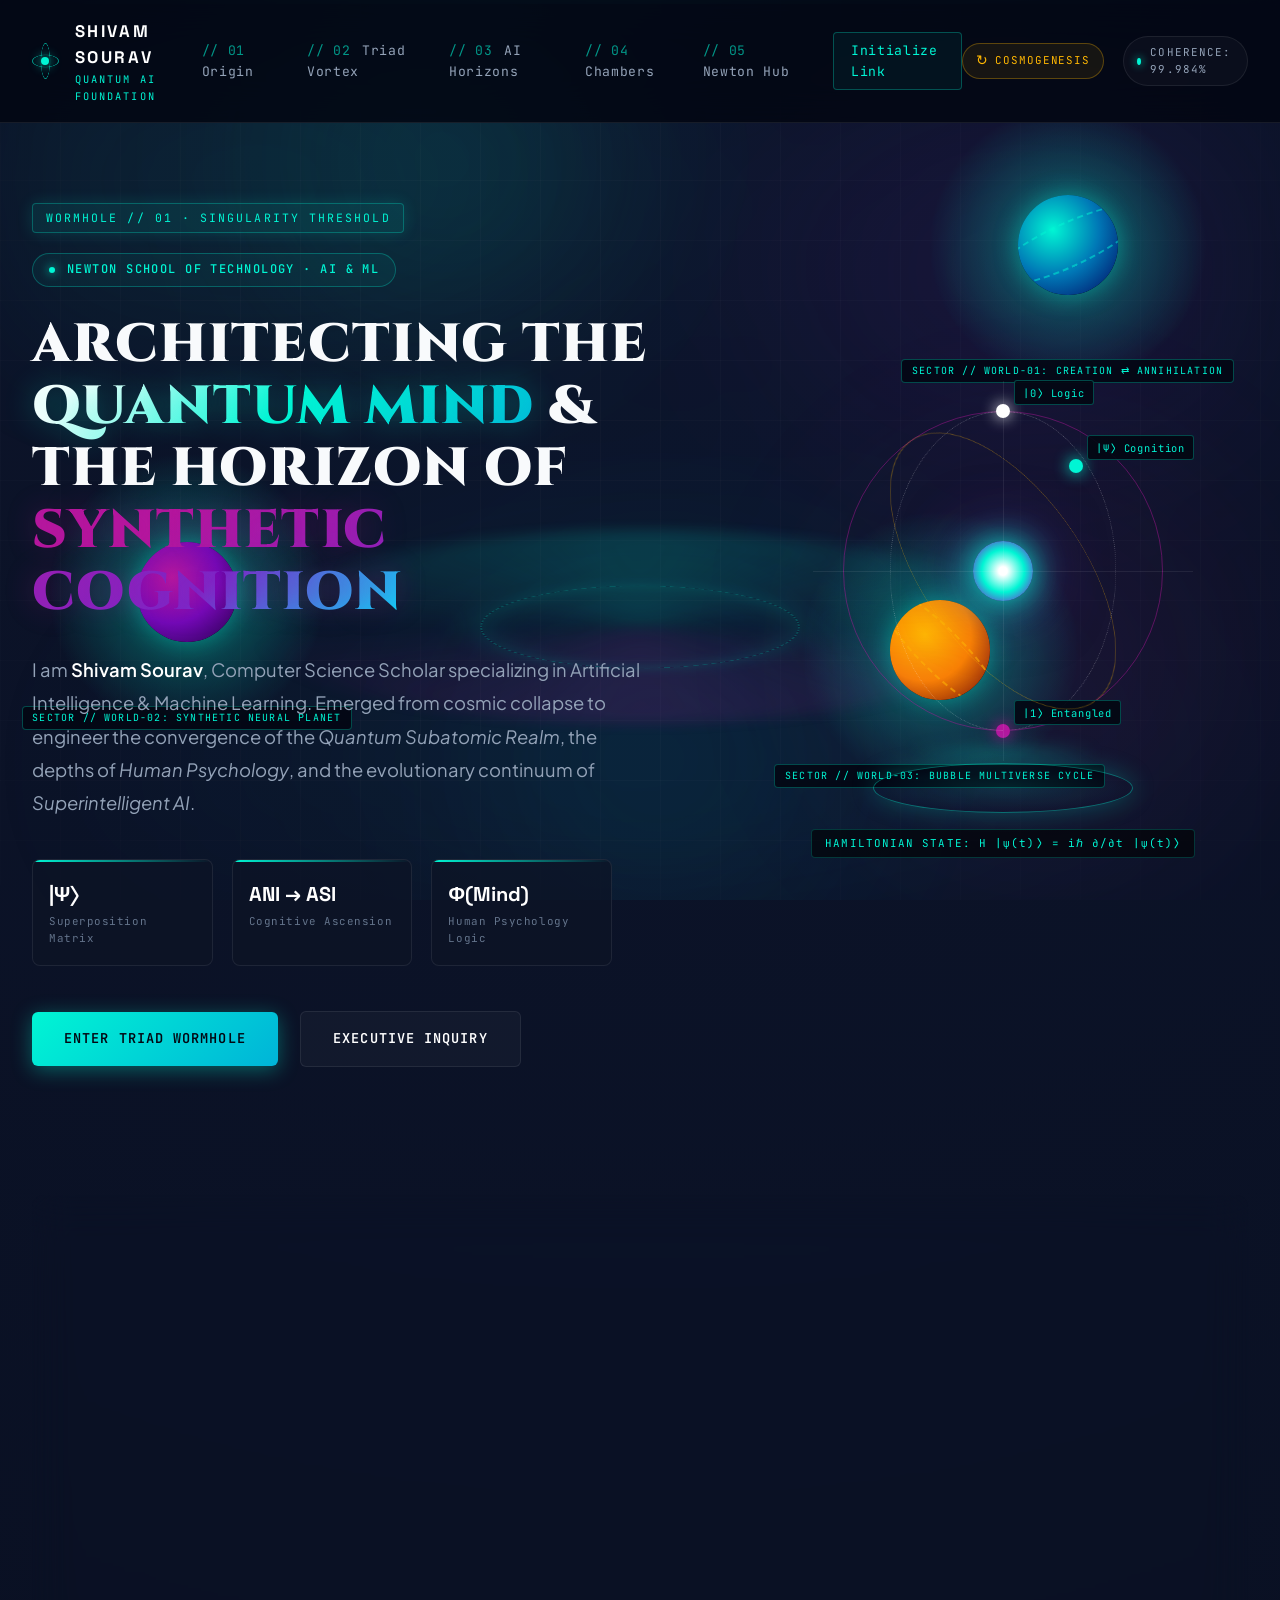
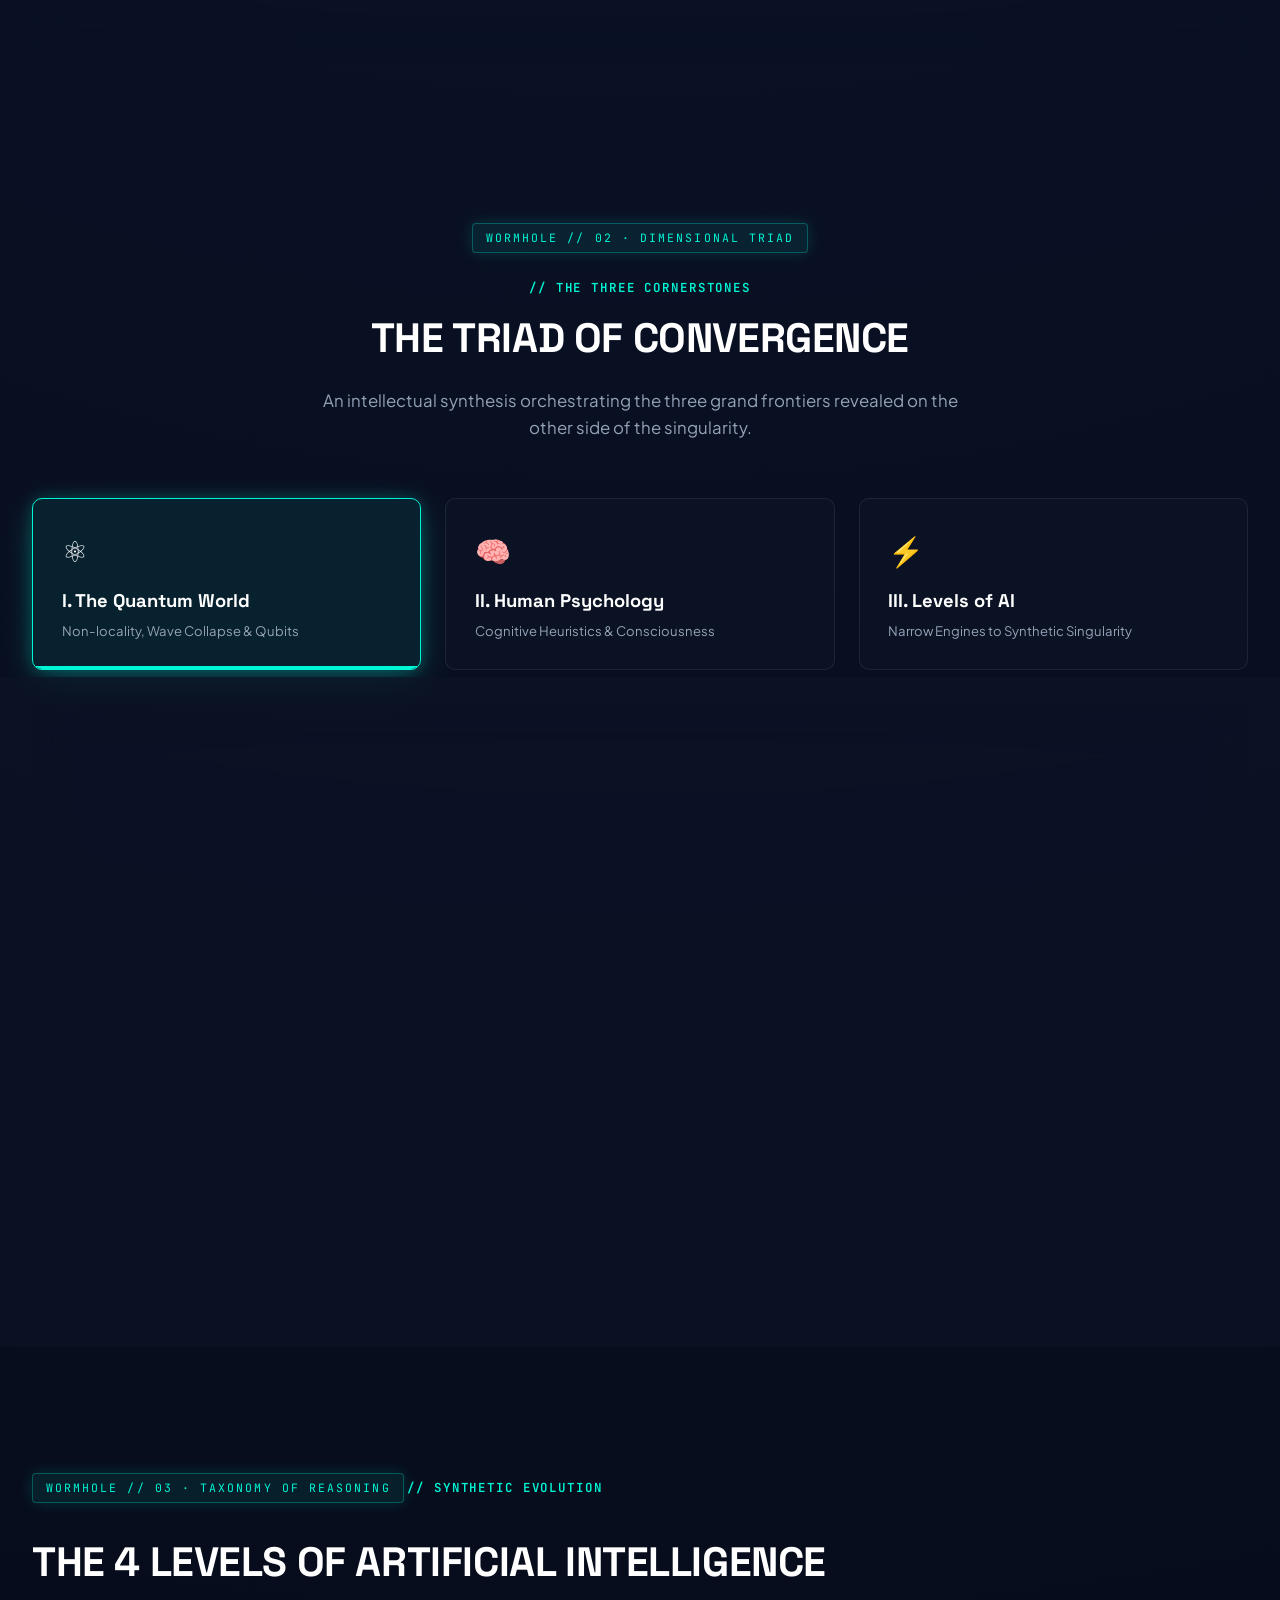
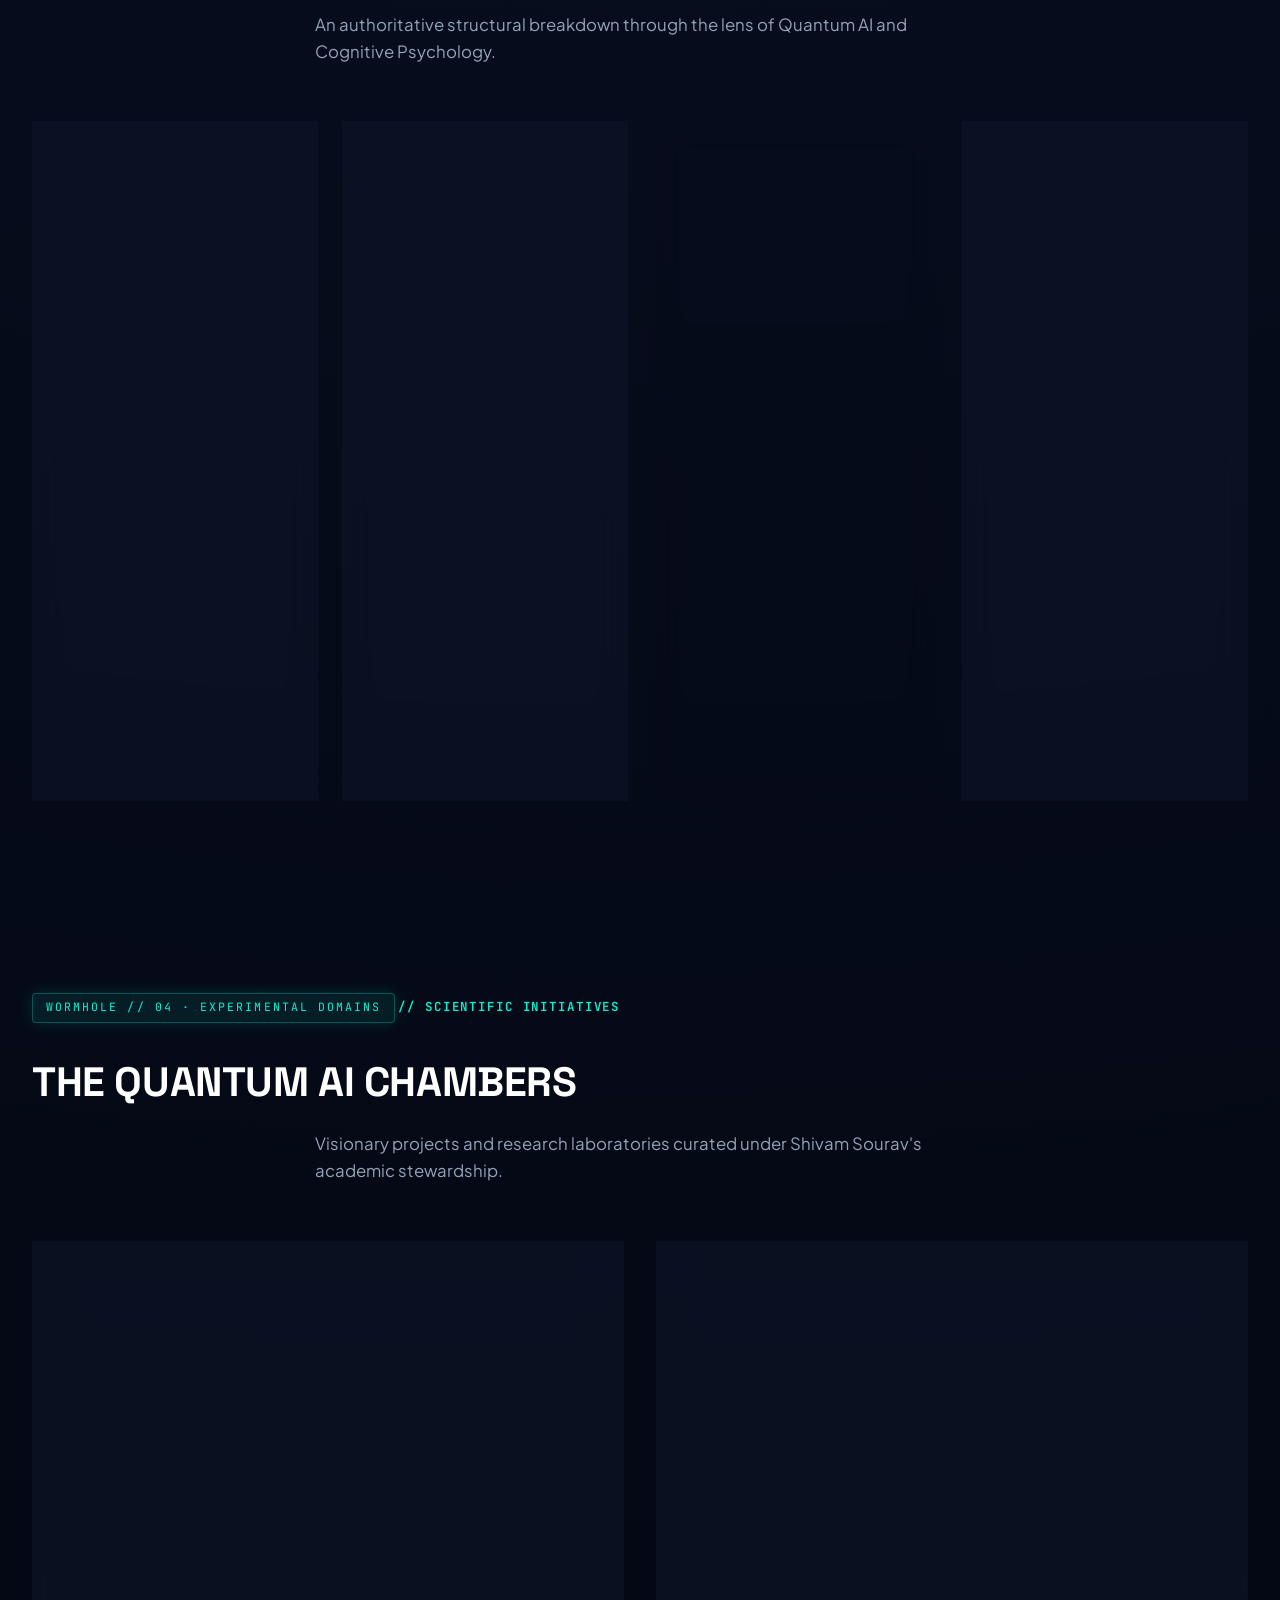
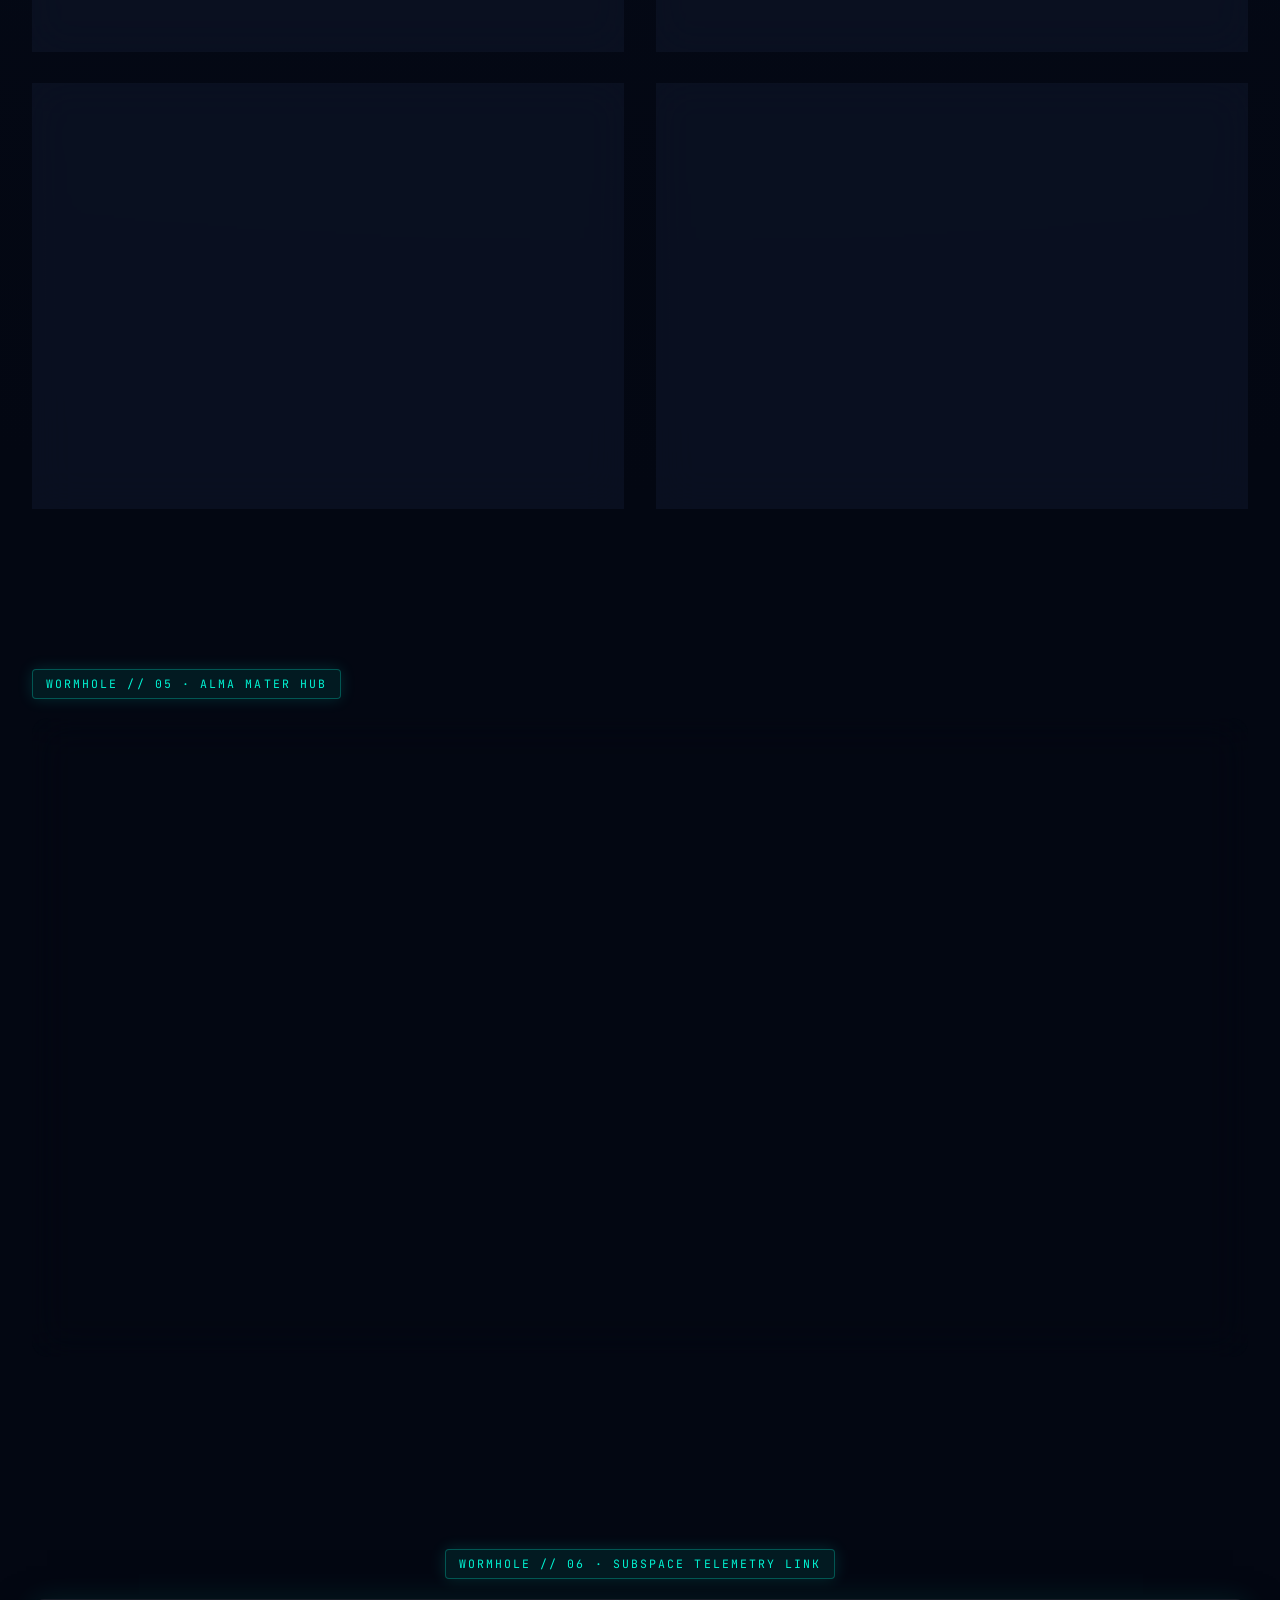
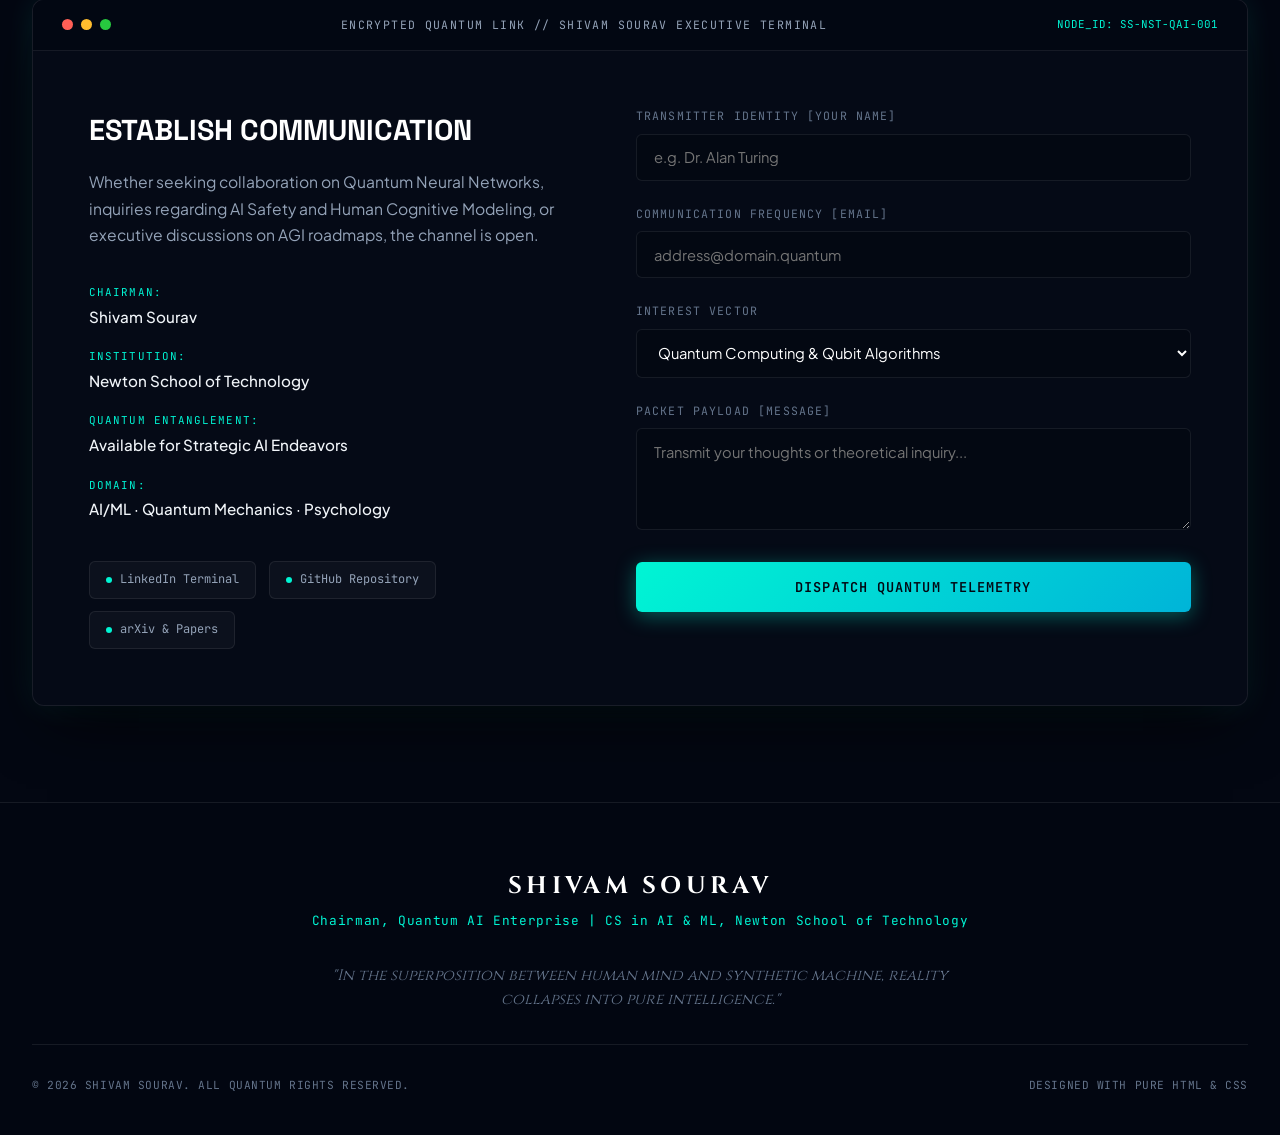
<file: Portfolio.html>
<!DOCTYPE html>
<html lang="en">
<head>
  <meta charset="UTF-8">
  <meta name="viewport" content="width=device-width, initial-scale=1.0">
  <title>Shivam Sourav | Chairman & Quantum AI Architect</title>
  <link rel="preconnect" href="https://fonts.googleapis.com">
  <link rel="preconnect" href="https://fonts.gstatic.com" crossorigin>
  <link href="https://fonts.googleapis.com/css2?family=Cinzel:wght@500;700;900&family=Plus+Jakarta+Sans:wght@300;400;500;600;700&family=Space+Grotesk:wght@400;600;700&family=JetBrains+Mono:wght@400;500&display=swap" rel="stylesheet">
  <link rel="stylesheet" href="style.css">
</head>
<body>
  <!-- REPLAY CONTROLLER (Pure CSS Checkbox Hack) -->
  <input type="checkbox" id="replay-cosmogenesis" class="replay-toggle">

  <!-- ==========================================================================
       ACT I & II: REVERSE BIG BANG -> UNCONSCIOUS VOID -> QUANTUM FLASH OVERLAY
       Pure CSS Keyframe Animation Sequence
       ========================================================================== -->
  <aside class="cosmic-intro-curtain" aria-label="Cosmic Genesis Intro">
    <!-- 1. The Reverse Big Bang (Universes Collapsing Inward) -->
    <div class="reverse-big-bang-stage">
      <div class="universe-contraction-field">
        <div class="cosmic-galaxy galaxy-1"></div>
        <div class="cosmic-galaxy galaxy-2"></div>
        <div class="cosmic-galaxy galaxy-3"></div>
        <div class="cosmic-galaxy galaxy-4"></div>
        <div class="inward-star-stream stream-1"></div>
        <div class="inward-star-stream stream-2"></div>
        <div class="inward-star-stream stream-3"></div>
        <div class="inward-spacetime-grid"></div>
        
        <!-- The Gravitational Singularity absorbing all existence -->
        <div class="singularity-drain">
          <div class="drain-core"></div>
          <div class="drain-event-horizon"></div>
          <div class="drain-accretion-swirl"></div>
        </div>
      </div>

      <div class="intro-hud hud-collapse">
        <div class="hud-glitch-text" data-text="REVERSE BIG BANG DETECTED">REVERSE BIG BANG DETECTED</div>
        <div class="hud-sub">ALL 93 BILLION LIGHT-YEARS COLLAPSING INTO SINGULARITY</div>
        <div class="hud-progress-track">
          <div class="hud-progress-fill collapse-bar"></div>
        </div>
      </div>
    </div>

    <!-- 2. The Unconscious Void (Complete Blackout / Brain Offline) -->
    <div class="unconscious-void-stage">
      <div class="void-abyss">
        <div class="dormant-pulse"></div>
        <div class="synapse-flatline"></div>
      </div>
      <div class="intro-hud hud-unconscious">
        <div class="hud-status-badge">STATE: UNCONSCIOUS</div>
        <h2 class="hud-void-title">TOTAL SUBATOMIC DARKNESS</h2>
        <p class="hud-void-desc">THE OBSERVER DORMANT AT THE ZERO-POINT FIELD</p>
        <div class="hud-telemetry-mono">
          <span>COGNITION: [0.000%]</span>
          <span>ENTROPY: [MAXIMUM_COMPRESSION]</span>
          <span>QUBIT STATE: |NULL⟩</span>
        </div>
      </div>
    </div>

    <!-- 3. The Blinding Quantum Flash (Awakening & Quantum World Emergence) -->
    <div class="quantum-flash-stage">
      <div class="super-bright-burst"></div>
      <div class="flash-shockwaves">
        <div class="shockwave wave-a"></div>
        <div class="shockwave wave-b"></div>
        <div class="shockwave wave-c"></div>
      </div>
      <div class="flash-announcement">
        <span class="flash-sparkle">✦</span>
        <h1 class="flash-hero-text">AWAKENING</h1>
        <p class="flash-identity">CONSCIOUSNESS DETECTED // SHIVAM SOURAV</p>
        <span class="flash-entry">ENTERING THE QUANTUM MULTIVERSE</span>
      </div>
    </div>
  </aside>

  <!-- ==========================================================================
       ACT III: THE QUANTUM MULTIVERSE & CONSTANT CREATION/DESTRUCTION OF WORLDS
       ========================================================================== -->
  <div class="quantum-matrix">
    <div class="mesh-layer"></div>
    <div class="orbital-glow glow-1"></div>
    <div class="orbital-glow glow-2"></div>
    <div class="orbital-glow glow-3"></div>
    <div class="grid-overlay"></div>
    <div class="scanline"></div>

    <!-- BACKGROUND CREATION AND DESTRUCTION OF WORLDS -->
    <div class="world-lifecycle-field" aria-hidden="true">
      <!-- World Alpha: Genesis -> High Civilization -> Supernova -> Quantum Remnant -->
      <div class="cyclical-world world-alpha">
        <div class="world-genesis-cloud"></div>
        <div class="world-body">
          <div class="world-crust"></div>
          <div class="world-atmosphere-halo"></div>
          <div class="world-rings"></div>
        </div>
        <div class="world-cataclysm-burst"></div>
        <div class="world-dissolution-dust"></div>
        <div class="world-tag">SECTOR // WORLD-01: CREATION ⇄ ANNIHILATION</div>
      </div>

      <!-- World Beta: Gas Giant Collapse into Micro-Singularity -->
      <div class="cyclical-world world-beta">
        <div class="world-genesis-cloud"></div>
        <div class="world-body">
          <div class="world-crust crust-plasma"></div>
          <div class="world-atmosphere-halo halo-violet"></div>
        </div>
        <div class="world-cataclysm-burst burst-violet"></div>
        <div class="world-dissolution-dust"></div>
        <div class="world-tag">SECTOR // WORLD-02: SYNTHETIC NEURAL PLANET</div>
      </div>

      <!-- World Gamma: Subatomic Quantum Bubble Expanding & Popping -->
      <div class="cyclical-world world-gamma">
        <div class="world-genesis-cloud"></div>
        <div class="world-body">
          <div class="world-crust crust-gold"></div>
          <div class="world-atmosphere-halo halo-gold"></div>
          <div class="world-rings rings-tilted"></div>
        </div>
        <div class="world-cataclysm-burst burst-gold"></div>
        <div class="world-dissolution-dust"></div>
        <div class="world-tag">SECTOR // WORLD-03: BUBBLE MULTIVERSE CYCLE</div>
      </div>
    </div>
  </div>

  <!-- NAVIGATION BAR -->
  <header class="quantum-nav">
    <div class="nav-container">
      <a href="#wormhole-origin" class="brand-signature">
        <div class="qubit-badge">
          <span class="qubit-nucleus"></span>
          <span class="qubit-ring-mini ring-x"></span>
          <span class="qubit-ring-mini ring-y"></span>
        </div>
        <div class="brand-text">
          <span class="name">SHIVAM SOURAV</span>
          <span class="designation">QUANTUM AI FOUNDATION</span>
        </div>
      </a>

      <nav class="nav-links">
        <a href="#wormhole-origin" class="nav-item"><span>// 01</span> Origin</a>
        <a href="#wormhole-triad" class="nav-item"><span>// 02</span> Triad Vortex</a>
        <a href="#wormhole-levels" class="nav-item"><span>// 03</span> AI Horizons</a>
        <a href="#wormhole-chambers" class="nav-item"><span>// 04</span> Chambers</a>
        <a href="#wormhole-pedigree" class="nav-item"><span>// 05</span> Newton Hub</a>
        <a href="#wormhole-transmission" class="nav-item cta-link">Initialize Link</a>
      </nav>

      <div class="nav-actions">
        <!-- Replay Button triggering CSS animation restart -->
        <label for="replay-cosmogenesis" class="replay-btn" title="Replay Reverse Big Bang & Quantum Awakening">
          <span class="replay-icon">↻</span>
          <span class="replay-text">COSMOGENESIS</span>
        </label>

        <div class="status-indicator">
          <span class="status-dot"></span>
          <span class="status-text">COHERENCE: 99.984%</span>
        </div>
      </div>
    </div>
  </header>

  <main>
    <!-- ======================================================================
         WORMHOLE 01: THE ORIGIN HORIZON (HERO SECTION)
         ====================================================================== -->
    <section id="wormhole-origin" class="wormhole-gateway hero-section">
      <!-- 3D Einstein-Rosen Bridge Accretion Vortex -->
      <div class="wormhole-portal-lens portal-hero">
        <div class="lens-accretion-disk"></div>
        <div class="lens-event-horizon"></div>
        <div class="lens-particles"></div>
        <div class="lens-spacetime-warp"></div>
      </div>

      <div class="container hero-layout">
        <div class="hero-content">
          <div class="wormhole-indicator">
            <span class="wh-label">WORMHOLE // 01 · SINGULARITY THRESHOLD</span>
          </div>

          <div class="quantum-pill">
            <span class="pill-spark"></span>
            <span class="pill-label">NEWTON SCHOOL OF TECHNOLOGY · AI & ML</span>
          </div>

          <h1 class="hero-title">
            ARCHITECTING THE <span class="gradient-text-quantum">QUANTUM MIND</span> & THE HORIZON OF <span class="gradient-text-psi">SYNTHETIC COGNITION</span>
          </h1>

          <p class="hero-lead">
            I am <strong class="highlight-white">Shivam Sourav</strong>, Computer Science Scholar specializing in Artificial Intelligence & Machine Learning. Emerged from cosmic collapse to engineer the convergence of the <em>Quantum Subatomic Realm</em>, the depths of <em>Human Psychology</em>, and the evolutionary continuum of <em>Superintelligent AI</em>.
          </p>

          <div class="hero-metrics">
            <div class="metric-card">
              <span class="metric-val">|Ψ⟩</span>
              <span class="metric-label">Superposition Matrix</span>
            </div>
            <div class="metric-card">
              <span class="metric-val">ANI → ASI</span>
              <span class="metric-label">Cognitive Ascension</span>
            </div>
            <div class="metric-card">
              <span class="metric-val">Φ(Mind)</span>
              <span class="metric-label">Human Psychology Logic</span>
            </div>
          </div>

          <div class="hero-actions">
            <a href="#wormhole-triad" class="btn btn-primary">
              <span class="btn-text">ENTER TRIAD WORMHOLE</span>
              <span class="btn-glow"></span>
            </a>
            <a href="#wormhole-transmission" class="btn btn-secondary">
              <span class="btn-text">EXECUTIVE INQUIRY</span>
            </a>
          </div>
        </div>

        <!-- 3D Pure CSS Quantum Bloch Sphere / Hologram Core -->
        <div class="hero-visual">
          <div class="bloch-sphere-wrapper">
            <div class="bloch-sphere">
              <!-- Orbit Rings -->
              <div class="ring ring-equator"></div>
              <div class="ring ring-polar-1"></div>
              <div class="ring ring-polar-2"></div>
              <div class="ring ring-meridian"></div>
              <div class="ring ring-diagonal"></div>

              <!-- Quantum Core Nucleus -->
              <div class="quantum-core">
                <div class="core-inner"></div>
                <div class="core-wave wave-1"></div>
                <div class="core-wave wave-2"></div>
                <div class="core-wave wave-3"></div>
              </div>

              <!-- State Vectors / Particle Nodes -->
              <div class="qubit-node node-psi">
                <span class="node-tag">|Ψ⟩ Cognition</span>
              </div>
              <div class="qubit-node node-zero">
                <span class="node-tag">|0⟩ Logic</span>
              </div>
              <div class="qubit-node node-one">
                <span class="node-tag">|1⟩ Entangled</span>
              </div>

              <!-- Axis Rays -->
              <div class="axis axis-x"></div>
              <div class="axis axis-y"></div>
              <div class="axis axis-z"></div>
            </div>

            <!-- Hologram Base Plate -->
            <div class="hologram-pedestal">
              <div class="pedestal-ring"></div>
              <div class="pedestal-glow"></div>
              <div class="quantum-readout">HAMILTONIAN STATE: H |ψ(t)⟩ = iℏ ∂/∂t |ψ(t)⟩</div>
            </div>
          </div>
        </div>
      </div>
    </section>

    <!-- ======================================================================
         MANIFESTO STRIP (COLLAPSE & RECONSTRUCTION DIRECTIVE)
         ====================================================================== -->
    <section class="manifesto-section">
      <div class="container">
        <div class="manifesto-frame">
          <div class="manifesto-header">
            <span class="section-tag">// EXECUTIVE MANIFESTO</span>
            <span class="manifesto-code">CHAIRMAN'S DIRECTIVE 2026.1</span>
          </div>
          <blockquote class="manifesto-quote">
            "Human psychology is not merely a biological phenomenon; it is an organic quantum information processor navigating states of uncertainty. True Artificial Superintelligence cannot be attained simply by scaling classical silicon chips. It will arise at the exact intersection where <em>subatomic superposition meets human psychodynamic topology</em>."
          </blockquote>
          <div class="manifesto-footer">
            <div class="author-sign">
              <strong>SHIVAM SOURAV</strong>
              <span>Chairman & Lead Architect · Quantum AI Syndicate</span>
            </div>
            <div class="credentials-badge">
              <span>NEWTON SCHOOL OF TECHNOLOGY</span>
              <span class="dept">FACULTY OF ARTIFICIAL INTELLIGENCE & DATA SCIENCE</span>
            </div>
          </div>
        </div>
      </div>
    </section>

    <!-- ======================================================================
         WORMHOLE 02: THE TRIAD OF CONVERGENCE (INTERACTIVE TABS)
         ====================================================================== -->
    <section id="wormhole-triad" class="wormhole-gateway triad-section">
      <!-- Background Swirling Wormhole Funnel -->
      <div class="wormhole-portal-lens portal-triad">
        <div class="lens-accretion-disk disk-triad"></div>
        <div class="lens-event-horizon horizon-triad"></div>
      </div>

      <div class="container">
        <div class="section-title-wrap text-center">
          <div class="wormhole-indicator centered">
            <span class="wh-label">WORMHOLE // 02 · DIMENSIONAL TRIAD</span>
          </div>
          <span class="section-tag">// THE THREE CORNERSTONES</span>
          <h2 class="section-title">THE TRIAD OF CONVERGENCE</h2>
          <p class="section-subtitle">
            An intellectual synthesis orchestrating the three grand frontiers revealed on the other side of the singularity.
          </p>
        </div>

        <!-- Pure CSS Interactive Tabs using Radio Inputs -->
        <div class="triad-interactive-container">
          <input type="radio" name="triad-tab" id="tab-quantum" checked class="tab-radio">
          <input type="radio" name="triad-tab" id="tab-psychology" class="tab-radio">
          <input type="radio" name="triad-tab" id="tab-ai" class="tab-radio">

          <div class="tab-controls">
            <label for="tab-quantum" class="tab-btn btn-quantum">
              <span class="tab-icon">⚛</span>
              <span class="tab-title">I. The Quantum World</span>
              <span class="tab-desc">Non-locality, Wave Collapse & Qubits</span>
            </label>
            <label for="tab-psychology" class="tab-btn btn-psychology">
              <span class="tab-icon">🧠</span>
              <span class="tab-title">II. Human Psychology</span>
              <span class="tab-desc">Cognitive Heuristics & Consciousness</span>
            </label>
            <label for="tab-ai" class="tab-btn btn-ai">
              <span class="tab-icon">⚡</span>
              <span class="tab-title">III. Levels of AI</span>
              <span class="tab-desc">Narrow Engines to Synthetic Singularity</span>
            </label>
          </div>

          <div class="tab-panels">
            <!-- PANEL 1: QUANTUM WORLD -->
            <div class="panel panel-quantum">
              <div class="panel-grid">
                <div class="panel-details">
                  <div class="panel-badge quantum-accent">SUBATOMIC PROBABILITY MATRIX</div>
                  <h3>The Superposition of Knowledge & Matter</h3>
                  <p>
                    Classical computing traps the world in binary certainty—0 or 1. The quantum universe operates on probabilistic amplitudes, non-local entanglement, and coherent phase spaces. By designing algorithms that replicate quantum decoherence and tunneling, we transcend linear computational bounds.
                  </p>
                  <div class="feature-bullets">
                    <div class="bullet-item">
                      <span class="bullet-dot"></span>
                      <div>
                        <strong>Quantum Entanglement in Distributed AI:</strong>
                        <span>Instantly synchronized weight updates using quantum non-locality analogies.</span>
                      </div>
                    </div>
                    <div class="bullet-item">
                      <span class="bullet-dot"></span>
                      <div>
                        <strong>Hilbert Space Representations:</strong>
                        <span>Embedding high-dimensional cognitive data directly onto quantum tensor manifolds.</span>
                      </div>
                    </div>
                    <div class="bullet-item">
                      <span class="bullet-dot"></span>
                      <div>
                        <strong>Schrödinger Dynamics for Decision Trees:</strong>
                        <span>Modelling multi-path reasoning where all options coexist until deliberate action collapses the state.</span>
                      </div>
                    </div>
                  </div>
                </div>
                <div class="panel-graphic">
                  <div class="quantum-circuit-display">
                    <div class="circuit-wire">
                      <span class="wire-label">|q0⟩</span>
                      <span class="gate-box gate-h">H</span>
                      <span class="wire-line"></span>
                      <span class="gate-box gate-cnot-ctrl">●</span>
                      <span class="wire-line"></span>
                      <span class="gate-box gate-m">☲</span>
                    </div>
                    <div class="circuit-wire">
                      <span class="wire-label">|q1⟩</span>
                      <span class="wire-line"></span>
                      <span class="gate-box gate-cnot-tgt">⊕</span>
                      <span class="wire-line"></span>
                      <span class="gate-box gate-rz">Rz(θ)</span>
                      <span class="wire-line"></span>
                      <span class="gate-box gate-m">☲</span>
                    </div>
                    <div class="circuit-state-readout">
                      BELL STATE ENTANGLED: |Φ+⟩ = 1/√2 (|00⟩ + |11⟩)
                    </div>
                  </div>
                </div>
              </div>
            </div>

            <!-- PANEL 2: HUMAN PSYCHOLOGY -->
            <div class="panel panel-psychology">
              <div class="panel-grid">
                <div class="panel-details">
                  <div class="panel-badge psychology-accent">NEURAL ARCHITECTURE & INTROSPECTION</div>
                  <h3>The Topography of Human Consciousness</h3>
                  <p>
                    To manufacture synthetic superintelligence, one must first master the intricate psychodynamics of the human mind: our biases, emotional heuristics, cognitive bandwidth, and the emergence of subjective perception (Qualia).
                  </p>
                  <div class="feature-bullets">
                    <div class="bullet-item">
                      <span class="bullet-dot"></span>
                      <div>
                        <strong>Psycho-Cybernetic Feedback Loops:</strong>
                        <span>How self-image and perception dictate goal-directed agency across sentient beings.</span>
                      </div>
                    </div>
                    <div class="bullet-item">
                      <span class="bullet-dot"></span>
                      <div>
                        <strong>Bayesian Brain & Predictive Coding:</strong>
                        <span>Bridging neurobiological perception with predictive machine learning loss functions.</span>
                      </div>
                    </div>
                    <div class="bullet-item">
                      <span class="bullet-dot"></span>
                      <div>
                        <strong>Cognitive Entropy & Executive Function:</strong>
                        <span>Balancing exploration vs exploitation in both human thought cascades and deep reinforcement learning.</span>
                      </div>
                    </div>
                  </div>
                </div>
                <div class="panel-graphic">
                  <div class="psych-cortex-display">
                    <div class="cortex-orb">
                      <div class="synapse-ring syn-1"></div>
                      <div class="synapse-ring syn-2"></div>
                      <div class="synapse-ring syn-3"></div>
                      <div class="cortex-label">PREFRONTAL CORTEX SYNTHESIZER</div>
                    </div>
                    <div class="psych-stats">
                      <div class="p-stat"><span>COGNITIVE BIAS REDUCTION:</span> <strong>94.2%</strong></div>
                      <div class="p-stat"><span>NEURAL PLASTICITY INDEX:</span> <strong>OPTIMAL</strong></div>
                      <div class="p-stat"><span>EMPATHY ENCODING:</span> <strong>ACTIVE</strong></div>
                    </div>
                  </div>
                </div>
              </div>
            </div>

            <!-- PANEL 3: LEVELS OF AI -->
            <div class="panel panel-ai">
              <div class="panel-grid">
                <div class="panel-details">
                  <div class="panel-badge ai-accent">COGNITIVE ASCENSION ROADMAP</div>
                  <h3>The Great Trajectory of Synthetic Intelligence</h3>
                  <p>
                    We are spectators and catalysts in humanity's most decisive leap: transitioning from localized pattern recognition algorithms to planetary-scale, self-modifying, conscious quantum neural intelligences.
                  </p>
                  <div class="feature-bullets">
                    <div class="bullet-item">
                      <span class="bullet-dot"></span>
                      <div>
                        <strong>From Rulebound to Unbounded:</strong>
                        <span>Replacing static rule algorithms with fluid generative models possessing contextual metacognition.</span>
                      </div>
                    </div>
                    <div class="bullet-item">
                      <span class="bullet-dot"></span>
                      <div>
                        <strong>Recursive Self-Improvement:</strong>
                        <span>Architecting neural engines capable of rewriting their own loss landscapes and architectures.</span>
                      </div>
                    </div>
                    <div class="bullet-item">
                      <span class="bullet-dot"></span>
                      <div>
                        <strong>Quantum-Accelerated Alignment:</strong>
                        <span>Ensuring superintelligent outcomes stay harmonized with human psychological flourishment.</span>
                      </div>
                    </div>
                  </div>
                </div>
                <div class="panel-graphic">
                  <div class="ai-ascent-pyramid">
                    <div class="pyramid-level level-4">
                      <span class="lvl-num">IV</span>
                      <span class="lvl-title">ASI: Quantum Superintelligence</span>
                    </div>
                    <div class="pyramid-level level-3">
                      <span class="lvl-num">III</span>
                      <span class="lvl-title">AGI: Self-Reflective General Intelligence</span>
                    </div>
                    <div class="pyramid-level level-2">
                      <span class="lvl-num">II</span>
                      <span class="lvl-title">Broad AI: Multimodal Transformers & Agents</span>
                    </div>
                    <div class="pyramid-level level-1">
                      <span class="lvl-num">I</span>
                      <span class="lvl-title">ANI: Narrow Statistical Pattern Engines</span>
                    </div>
                  </div>
                </div>
              </div>
            </div>
          </div>
        </div>
      </div>
    </section>

    <!-- ======================================================================
         WORMHOLE 03: THE LEVELS OF AI ROADMAP
         ====================================================================== -->
    <section id="wormhole-levels" class="wormhole-gateway levels-section">
      <div class="wormhole-portal-lens portal-levels">
        <div class="lens-accretion-disk disk-gold"></div>
        <div class="lens-event-horizon horizon-gold"></div>
      </div>

      <div class="container">
        <div class="section-title-wrap">
          <div class="wormhole-indicator">
            <span class="wh-label">WORMHOLE // 03 · TAXONOMY OF REASONING</span>
          </div>
          <span class="section-tag">// SYNTHETIC EVOLUTION</span>
          <h2 class="section-title">THE 4 LEVELS OF ARTIFICIAL INTELLIGENCE</h2>
          <p class="section-subtitle">
            An authoritative structural breakdown through the lens of Quantum AI and Cognitive Psychology.
          </p>
        </div>

        <div class="levels-matrix">
          <!-- Level 1 -->
          <div class="level-card level-card-1">
            <div class="level-header">
              <span class="level-code">LEVEL 01</span>
              <span class="level-status past">CURRENT STANDARD</span>
            </div>
            <div class="level-icon">⚡</div>
            <h3 class="level-name">ANI: Artificial Narrow Intelligence</h3>
            <p class="level-desc">
              Dedicated optimization models specialized in singular operational domains—such as computer vision, game-playing heuristics, or natural language prediction. Lacks generalized reasoning, self-awareness, or emotional perception.
            </p>
            <div class="level-specs">
              <div class="spec-row">
                <span class="spec-label">Cognitive Paradigm:</span>
                <span class="spec-val">Pattern Correlation</span>
              </div>
              <div class="spec-row">
                <span class="spec-label">Quantum State:</span>
                <span class="spec-val">Classical Determinism</span>
              </div>
              <div class="spec-row">
                <span class="spec-label">Human Psychology Parallel:</span>
                <span class="spec-val">Subconscious Motor Reflexes</span>
              </div>
            </div>
            <div class="progress-bar-wrap">
              <div class="progress-bar progress-100"></div>
            </div>
          </div>

          <!-- Level 2 -->
          <div class="level-card level-card-2">
            <div class="level-header">
              <span class="level-code">LEVEL 02</span>
              <span class="level-status active">EMERGENT HORIZON</span>
            </div>
            <div class="level-icon">🌐</div>
            <h3 class="level-name">Autonomous Cognitive Agents</h3>
            <p class="level-desc">
              Multi-agent reasoning loops endowed with contextual memory, dynamic task decomposition, tool synthesis, and metacognitive reflection. Begins to approximate human executive dysfunction management and strategic planning.
            </p>
            <div class="level-specs">
              <div class="spec-row">
                <span class="spec-label">Cognitive Paradigm:</span>
                <span class="spec-val">Agentic Chain-of-Thought</span>
              </div>
              <div class="spec-row">
                <span class="spec-label">Quantum State:</span>
                <span class="spec-val">Probabilistic Simulation</span>
              </div>
              <div class="spec-row">
                <span class="spec-label">Human Psychology Parallel:</span>
                <span class="spec-val">Working Memory & Goal Synthesis</span>
              </div>
            </div>
            <div class="progress-bar-wrap">
              <div class="progress-bar progress-65"></div>
            </div>
          </div>

          <!-- Level 3 -->
          <div class="level-card level-card-3 highlighted">
            <div class="highlight-corner">NEWTON LAB FOCUS</div>
            <div class="level-header">
              <span class="level-code">LEVEL 03</span>
              <span class="level-status upcoming">INCEPTION PHASE</span>
            </div>
            <div class="level-icon">👁️</div>
            <h3 class="level-name">AGI: Artificial General Intelligence</h3>
            <p class="level-desc">
              Systematic ability to match or surpass human psychological versatility across scientific discovery, empathetic reasoning, philosophical dialectic, and self-supervised model adaptation without human intervention.
            </p>
            <div class="level-specs">
              <div class="spec-row">
                <span class="spec-label">Cognitive Paradigm:</span>
                <span class="spec-val">Universal Cross-Domain Abstraction</span>
              </div>
              <div class="spec-row">
                <span class="spec-label">Quantum State:</span>
                <span class="spec-val">Hybrid Qubit Processing</span>
              </div>
              <div class="spec-row">
                <span class="spec-label">Human Psychology Parallel:</span>
                <span class="spec-val">Full Introspective Consciousness</span>
              </div>
            </div>
            <div class="progress-bar-wrap">
              <div class="progress-bar progress-35"></div>
            </div>
          </div>

          <!-- Level 4 -->
          <div class="level-card level-card-4">
            <div class="level-header">
              <span class="level-code">LEVEL 04</span>
              <span class="level-status horizon">THE SINGULARITY</span>
            </div>
            <div class="level-icon">🌌</div>
            <h3 class="level-name">ASI: Quantum Superintelligence</h3>
            <p class="level-desc">
              Trans-biological cognition executing quadrillions of parallel thought realities across quantum superposition manifolds. Capable of unifying quantum gravity with mind theories, resolving universal physical paradoxes in seconds.
            </p>
            <div class="level-specs">
              <div class="spec-row">
                <span class="spec-label">Cognitive Paradigm:</span>
                <span class="spec-val">Hyperdimensional Omniscience</span>
              </div>
              <div class="spec-row">
                <span class="spec-label">Quantum State:</span>
                <span class="spec-val">Macroscopic Superposition</span>
              </div>
              <div class="spec-row">
                <span class="spec-label">Human Psychology Parallel:</span>
                <span class="spec-val">Post-Ego Collective Sentience</span>
              </div>
            </div>
            <div class="progress-bar-wrap">
              <div class="progress-bar progress-10"></div>
            </div>
          </div>
        </div>
      </div>
    </section>

    <!-- ======================================================================
         WORMHOLE 04: QUANTUM VENTURE CHAMBERS
         ====================================================================== -->
    <section id="wormhole-chambers" class="wormhole-gateway research-section">
      <div class="wormhole-portal-lens portal-chambers">
        <div class="lens-accretion-disk disk-cyan"></div>
        <div class="lens-event-horizon horizon-cyan"></div>
      </div>

      <div class="container">
        <div class="section-title-wrap">
          <div class="wormhole-indicator">
            <span class="wh-label">WORMHOLE // 04 · EXPERIMENTAL DOMAINS</span>
          </div>
          <span class="section-tag">// SCIENTIFIC INITIATIVES</span>
          <h2 class="section-title">THE QUANTUM AI CHAMBERS</h2>
          <p class="section-subtitle">
            Visionary projects and research laboratories curated under Shivam Sourav's academic stewardship.
          </p>
        </div>

        <div class="chambers-grid">
          <!-- Chamber 1 -->
          <article class="chamber-card">
            <div class="chamber-glass">
              <div class="chamber-index">PROJECT // 001</div>
              <h3 class="chamber-title">NeuroQuantum Cognition Engine</h3>
              <p class="chamber-desc">
                Mathematical modeling of cognitive cognitive-bias bifurcation using quantum Hamiltonian states. Simulating human decision anxiety under uncertainty through qubit state decay models.
              </p>
              <div class="chamber-tags">
                <span>Quantum Decoherence</span>
                <span>Cognitive Bias</span>
                <span>PyTorch / Qiskit</span>
              </div>
              <div class="chamber-footer">
                <span class="status-badge">ACTIVE THEORETICAL PROTOTYPE</span>
              </div>
            </div>
          </article>

          <!-- Chamber 2 -->
          <article class="chamber-card">
            <div class="chamber-glass">
              <div class="chamber-index">PROJECT // 002</div>
              <h3 class="chamber-title">BlochNet: Qubit Tensor Layers</h3>
              <p class="chamber-desc">
                Novel neural network architecture embedding parameter vectors onto the surface of virtual Bloch spheres, enabling non-linear representation capacity exponential to classical transformer architectures.
              </p>
              <div class="chamber-tags">
                <span>Non-Euclidean Geometries</span>
                <span>Qubit Orthogonality</span>
                <span>Deep Learning</span>
              </div>
              <div class="chamber-footer">
                <span class="status-badge">ARCHITECTURAL DESIGN</span>
              </div>
            </div>
          </article>

          <!-- Chamber 3 -->
          <article class="chamber-card">
            <div class="chamber-glass">
              <div class="chamber-index">PROJECT // 003</div>
              <h3 class="chamber-title">Psycho-Cybernetic AI Alignment</h3>
              <p class="chamber-desc">
                Applying human cognitive psychology paradigms (Freudian tension structures, Jungian archetypes, Kahneman System 1/System 2 dual-process theory) to establish robust moral invariants in autonomous agents.
              </p>
              <div class="chamber-tags">
                <span>Dual Process Theory</span>
                <span>Safety Constraints</span>
                <span>Autonomous Agents</span>
              </div>
              <div class="chamber-footer">
                <span class="status-badge">RESEARCH MONOGRAPH</span>
              </div>
            </div>
          </article>

          <!-- Chamber 4 -->
          <article class="chamber-card">
            <div class="chamber-glass">
              <div class="chamber-index">PROJECT // 004</div>
              <h3 class="chamber-title">Newton Quantum Hub Initiatives</h3>
              <p class="chamber-desc">
                Spearheading next-generation academic workshops, research seminars, and student-driven AI/ML quantum experimentation at Newton School of Technology.
              </p>
              <div class="chamber-tags">
                <span>Newton School of Technology</span>
                <span>AI/ML Community</span>
                <span>Scholastic Leadership</span>
              </div>
              <div class="chamber-footer">
                <span class="status-badge">CAMPUS INITIATIVE</span>
              </div>
            </div>
          </article>
        </div>
      </div>
    </section>

    <!-- ======================================================================
         WORMHOLE 05: ACADEMIC PEDIGREE (NEWTON SCHOOL OF TECHNOLOGY)
         ====================================================================== -->
    <section id="wormhole-pedigree" class="wormhole-gateway pedigree-section">
      <div class="container">
        <div class="wormhole-indicator">
          <span class="wh-label">WORMHOLE // 05 · ALMA MATER HUB</span>
        </div>

        <div class="pedigree-card">
          <div class="pedigree-content">
            <span class="section-tag">// SCHOLASTIC ALMA MATER</span>
            <h2 class="pedigree-title">NEWTON SCHOOL OF TECHNOLOGY</h2>
            <h4 class="pedigree-subtitle">Department of Computer Science & Engineering · Artificial Intelligence & Machine Learning</h4>
            <p class="pedigree-text">
              Engaged in frontier curriculum balancing algorithmic complexity, deep learning mathematical foundations, distributed systems, and experimental cognitive science. Fostering a future where technology amplifies human consciousness rather than subduing it.
            </p>
            <div class="pedigree-meta-grid">
              <div class="meta-item">
                <span class="label">LOCATION</span>
                <span class="val">India · Global Horizon</span>
              </div>
              <div class="meta-item">
                <span class="label">FIELD OF STUDY</span>
                <span class="val">B.Tech Computer Science (AI/ML)</span>
              </div>
              <div class="meta-item">
                <span class="label">INTELLECTUAL FOCUS</span>
                <span class="val">Quantum ML & Human Psychology</span>
              </div>
              <div class="meta-item">
                <span class="label">LEADERSHIP ROLE</span>
                <span class="val">Chairman / Visionary Pioneer</span>
              </div>
            </div>
          </div>
          <div class="pedigree-symbol">
            <div class="nst-crest">
              <div class="crest-atom">
                <div class="orbit-1"></div>
                <div class="orbit-2"></div>
                <div class="orbit-3"></div>
                <div class="crest-center">NST</div>
              </div>
            </div>
          </div>
        </div>
      </div>
    </section>

    <!-- ======================================================================
         WORMHOLE 06: TRANSMISSION CONSOLE
         ====================================================================== -->
    <section id="wormhole-transmission" class="wormhole-gateway transmission-section">
      <div class="container">
        <div class="wormhole-indicator centered">
          <span class="wh-label">WORMHOLE // 06 · SUBSPACE TELEMETRY LINK</span>
        </div>

        <div class="terminal-frame">
          <div class="terminal-header">
            <div class="terminal-buttons">
              <span class="term-btn term-close"></span>
              <span class="term-btn term-min"></span>
              <span class="term-btn term-max"></span>
            </div>
            <div class="terminal-title">ENCRYPTED QUANTUM LINK // SHIVAM SOURAV EXECUTIVE TERMINAL</div>
            <div class="terminal-id">NODE_ID: SS-NST-QAI-001</div>
          </div>

          <div class="terminal-body">
            <div class="terminal-columns">
              <div class="term-col-info">
                <h3>ESTABLISH COMMUNICATION</h3>
                <p>
                  Whether seeking collaboration on Quantum Neural Networks, inquiries regarding AI Safety and Human Cognitive Modeling, or executive discussions on AGI roadmaps, the channel is open.
                </p>
                <div class="contact-details">
                  <div class="c-detail">
                    <span class="c-key">CHAIRMAN:</span>
                    <span class="c-val">Shivam Sourav</span>
                  </div>
                  <div class="c-detail">
                    <span class="c-key">INSTITUTION:</span>
                    <span class="c-val">Newton School of Technology</span>
                  </div>
                  <div class="c-detail">
                    <span class="c-key">QUANTUM ENTANGLEMENT:</span>
                    <span class="c-val">Available for Strategic AI Endeavors</span>
                  </div>
                  <div class="c-detail">
                    <span class="c-key">DOMAIN:</span>
                    <span class="c-val">AI/ML · Quantum Mechanics · Psychology</span>
                  </div>
                </div>

                <div class="social-terminals">
                  <a href="#" class="social-chip">
                    <span class="chip-dot"></span> LinkedIn Terminal
                  </a>
                  <a href="#" class="social-chip">
                    <span class="chip-dot"></span> GitHub Repository
                  </a>
                  <a href="#" class="social-chip">
                    <span class="chip-dot"></span> arXiv & Papers
                  </a>
                </div>
              </div>

              <div class="term-col-form">
                <form class="quantum-form" onsubmit="return false;">
                  <div class="form-group">
                    <label class="form-label">TRANSMITTER IDENTITY [YOUR NAME]</label>
                    <input type="text" class="form-input" placeholder="e.g. Dr. Alan Turing" required>
                  </div>
                  <div class="form-group">
                    <label class="form-label">COMMUNICATION FREQUENCY [EMAIL]</label>
                    <input type="email" class="form-input" placeholder="address@domain.quantum" required>
                  </div>
                  <div class="form-group">
                    <label class="form-label">INTEREST VECTOR</label>
                    <select class="form-input">
                      <option>Quantum Computing & Qubit Algorithms</option>
                      <option>Human Psychology & Cognitive AI</option>
                      <option>Levels of AI (AGI / ASI Trajectory)</option>
                      <option>Newton School of Technology Collaboration</option>
                      <option>Executive / Chairman Partnership</option>
                    </select>
                  </div>
                  <div class="form-group">
                    <label class="form-label">PACKET PAYLOAD [MESSAGE]</label>
                    <textarea class="form-input form-textarea" rows="4" placeholder="Transmit your thoughts or theoretical inquiry..."></textarea>
                  </div>
                  <button type="button" class="btn btn-primary btn-submit">
                    <span class="btn-text">DISPATCH QUANTUM TELEMETRY</span>
                    <span class="btn-glow"></span>
                  </button>
                </form>
              </div>
            </div>
          </div>
        </div>
      </div>
    </section>
  </main>

  <!-- FOOTER -->
  <footer class="quantum-footer">
    <div class="container footer-content">
      <div class="footer-brand">
        <div class="footer-logo">SHIVAM SOURAV</div>
        <p class="footer-sub">Chairman, Quantum AI Enterprise | CS in AI & ML, Newton School of Technology</p>
      </div>

      <div class="footer-quote">
        <p>"In the superposition between human mind and synthetic machine, reality collapses into pure intelligence."</p>
      </div>

      <div class="footer-bottom">
        <span>© 2026 SHIVAM SOURAV. ALL QUANTUM RIGHTS RESERVED.</span>
        <span>DESIGNED WITH PURE HTML & CSS</span>
      </div>
    </div>
  </footer>
</body>
</html>
</file>
<file: style.css>
/* ==========================================================================
   SHIVAM SOURAV - QUANTUM AI CHAIRMAN PORTFOLIO
   THE COSMIC REVERSE BIG BANG & WORMHOLE MULTIVERSE
   100% PURE CSS & HTML - NO JAVASCRIPT REQUIRED
   ========================================================================== */

/* --------------------------------------------------------------------------
   01. ROOT VARIABLES & THEME DEFINITIONS
   -------------------------------------------------------------------------- */
:root {
  /* Core Void Palette */
  --bg-void: #030712;
  --bg-deep: #050914;
  --bg-singularity: #000000;
  --bg-surface: rgba(13, 20, 38, 0.72);
  --bg-surface-hover: rgba(19, 31, 58, 0.9);
  --bg-surface-glass: rgba(15, 23, 42, 0.58);

  /* Quantum Luminescence */
  --quantum-cyan: #00f5d4;
  --quantum-glow: rgba(0, 245, 212, 0.45);
  --quantum-dim: rgba(0, 245, 212, 0.12);

  --electric-blue: #00b4d8;
  --plasma-violet: #7928ca;
  --psi-purple: #b5179e;
  --psi-glow: rgba(181, 23, 158, 0.45);
  
  --singularity-gold: #ffb703;
  --singularity-glow: rgba(255, 183, 3, 0.35);

  --supernova-white: #ffffff;
  --supernova-flare: rgba(255, 255, 255, 0.95);

  --text-main: #f8fafc;
  --text-muted: #94a3b8;
  --text-dim: #64748b;
  --text-inverse: #030712;

  --border-subtle: rgba(255, 255, 255, 0.08);
  --border-quantum: rgba(0, 245, 212, 0.28);
  --border-psi: rgba(181, 23, 158, 0.28);
  --border-wormhole: rgba(0, 245, 212, 0.4);

  /* Fonts */
  --font-display: 'Cinzel', serif;
  --font-heading: 'Space Grotesk', sans-serif;
  --font-body: 'Plus Jakarta Sans', sans-serif;
  --font-mono: 'JetBrains Mono', monospace;

  /* Transitions */
  --ease-quantum: cubic-bezier(0.16, 1, 0.3, 1);
  --trans-fast: 0.25s var(--ease-quantum);
  --trans-medium: 0.45s var(--ease-quantum);
  --trans-slow: 0.8s var(--ease-quantum);

  /* Elevation */
  --shadow-quantum: 0 10px 35px -5px rgba(0, 245, 212, 0.3), 0 0 15px rgba(0, 245, 212, 0.2);
  --shadow-psi: 0 10px 35px -5px rgba(181, 23, 158, 0.3), 0 0 15px rgba(181, 23, 158, 0.2);
  --shadow-wormhole: 0 0 60px rgba(0, 245, 212, 0.25), inset 0 0 40px rgba(181, 23, 158, 0.3);
  --shadow-card: 0 20px 40px -15px rgba(0, 0, 0, 0.8);
}

/* --------------------------------------------------------------------------
   02. RESET & BASE CONFIGURATION
   -------------------------------------------------------------------------- */
*, *::before, *::after {
  box-sizing: border-box;
  margin: 0;
  padding: 0;
}

html {
  scroll-behavior: smooth;
  font-size: 16px;
  background-color: var(--bg-void);
  color: var(--text-main);
  font-family: var(--font-body);
  line-height: 1.6;
  -webkit-font-smoothing: antialiased;
  -moz-osx-font-smoothing: grayscale;
}

body {
  overflow-x: hidden;
  position: relative;
  min-height: 100vh;
  background: radial-gradient(circle at 50% 0%, #0d152c 0%, #030712 70%);
}

a {
  color: inherit;
  text-decoration: none;
  transition: all var(--trans-fast);
}

img, svg {
  display: block;
  max-width: 100%;
}

ul, ol {
  list-style: none;
}

.container {
  width: 100%;
  max-width: 1280px;
  margin: 0 auto;
  padding: 0 2rem;
  position: relative;
  z-index: 5;
}

/* Replay Toggle Input (Hidden) */
.replay-toggle {
  display: none;
}

/* ==========================================================================
   03. THE CINEMATIC INTRO: REVERSE BIG BANG -> VOID -> QUANTUM FLASH
   Pure CSS Orchestration (0s to 9.5s)
   ========================================================================== */
.cosmic-intro-curtain {
  position: fixed;
  inset: 0;
  z-index: 99999;
  background: #000000;
  overflow: hidden;
  display: flex;
  align-items: center;
  justify-content: center;
  animation: introCurtainMaster 9.5s cubic-bezier(0.77, 0, 0.175, 1) forwards;
}

@keyframes introCurtainMaster {
  0% { opacity: 1; visibility: visible; pointer-events: all; }
  85% { opacity: 1; visibility: visible; pointer-events: all; }
  94% { opacity: 0.9; }
  100% { opacity: 0; visibility: hidden; pointer-events: none; }
}

/* Replay Trigger Support via Checkbox */
.replay-toggle:checked ~ .cosmic-intro-curtain {
  animation: introCurtainReplay 9.5s cubic-bezier(0.77, 0, 0.175, 1) forwards;
}

@keyframes introCurtainReplay {
  0% { opacity: 1; visibility: visible; pointer-events: all; }
  85% { opacity: 1; visibility: visible; pointer-events: all; }
  94% { opacity: 0.9; }
  100% { opacity: 0; visibility: hidden; pointer-events: none; }
}

/* --------------------------------------------------------------------------
   STAGE 1: THE REVERSE BIG BANG (0s - 4.2s)
   The entire universe contracts into a central Singularity
   -------------------------------------------------------------------------- */
.reverse-big-bang-stage {
  position: absolute;
  inset: 0;
  display: flex;
  align-items: center;
  justify-content: center;
  overflow: hidden;
  animation: reverseBigBangCollapse 4.3s cubic-bezier(0.7, 0, 0.3, 1) forwards;
}

@keyframes reverseBigBangCollapse {
  0% { opacity: 1; transform: scale(1); filter: brightness(1); }
  75% { opacity: 1; transform: scale(0.3) rotate(180deg); }
  92% { opacity: 1; transform: scale(0.01) rotate(540deg); filter: brightness(3); }
  100% { opacity: 0; transform: scale(0.0001) rotate(720deg); visibility: hidden; }
}

.universe-contraction-field {
  position: absolute;
  width: 140vmax;
  height: 140vmax;
  display: flex;
  align-items: center;
  justify-content: center;
}

/* Inward Collapsing Spiral Galaxies */
.cosmic-galaxy {
  position: absolute;
  border-radius: 50%;
  filter: blur(12px);
  animation: spiralCollapse 4s cubic-bezier(0.8, 0, 0.2, 1) infinite;
}

.galaxy-1 {
  width: 90vmax;
  height: 90vmax;
  background: radial-gradient(circle, rgba(0, 245, 212, 0.6) 0%, rgba(121, 40, 202, 0.4) 40%, transparent 70%);
  animation-duration: 3.8s;
}

.galaxy-2 {
  width: 110vmax;
  height: 60vmax;
  background: radial-gradient(ellipse, rgba(181, 23, 158, 0.5) 0%, rgba(0, 180, 216, 0.35) 45%, transparent 70%);
  transform: rotate(45deg);
  animation-duration: 3.5s;
}

.galaxy-3 {
  width: 70vmax;
  height: 70vmax;
  background: radial-gradient(circle, rgba(255, 183, 3, 0.4) 0%, rgba(255, 255, 255, 0.5) 25%, transparent 65%);
  animation-duration: 4.1s;
}

.galaxy-4 {
  width: 130vmax;
  height: 130vmax;
  background: radial-gradient(circle, rgba(0, 229, 255, 0.3) 0%, rgba(15, 23, 42, 0.9) 60%, transparent 80%);
  animation-duration: 4.2s;
}

@keyframes spiralCollapse {
  0% { transform: scale(1.4) rotate(0deg); opacity: 0.9; }
  80% { transform: scale(0.15) rotate(360deg); opacity: 1; }
  100% { transform: scale(0.001) rotate(720deg); opacity: 0; }
}

/* Inward Collapsing Stars Streams */
.inward-star-stream {
  position: absolute;
  inset: 0;
  background-image: 
    radial-gradient(2px 2px at 20% 30%, #fff, transparent),
    radial-gradient(3px 3px at 40% 70%, #00f5d4, transparent),
    radial-gradient(2px 2px at 60% 10%, #b5179e, transparent),
    radial-gradient(3px 3px at 80% 80%, #ffb703, transparent),
    radial-gradient(2px 2px at 90% 40%, #00e5ff, transparent),
    radial-gradient(3px 3px at 15% 85%, #fff, transparent);
  background-size: 300px 300px;
  animation: inwardVacuum 3.6s cubic-bezier(0.7, 0, 0.2, 1) infinite;
}

.stream-2 {
  transform: rotate(60deg);
  animation-duration: 3.2s;
  animation-delay: -1s;
}

.stream-3 {
  transform: rotate(120deg);
  animation-duration: 2.8s;
  animation-delay: -1.8s;
}

@keyframes inwardVacuum {
  0% { transform: scale(2); opacity: 0.8; }
  85% { transform: scale(0.1); opacity: 1; }
  100% { transform: scale(0.001); opacity: 0; }
}

/* Inward Collapsing Spacetime Grid */
.inward-spacetime-grid {
  position: absolute;
  width: 100vmax;
  height: 100vmax;
  background-image: 
    linear-gradient(rgba(0, 245, 212, 0.25) 1px, transparent 1px),
    linear-gradient(90deg, rgba(0, 245, 212, 0.25) 1px, transparent 1px);
  background-size: 50px 50px;
  border-radius: 50%;
  mask-image: radial-gradient(circle, #000 30%, transparent 70%);
  animation: gridContract 4s cubic-bezier(0.85, 0, 0.15, 1) infinite;
}

@keyframes gridContract {
  0% { transform: scale(1.5) rotate(0deg); opacity: 0.7; }
  90% { transform: scale(0.05) rotate(180deg); opacity: 1; }
  100% { transform: scale(0); opacity: 0; }
}

/* The Gravitational Singularity Core */
.singularity-drain {
  position: absolute;
  width: 80px;
  height: 80px;
  display: flex;
  align-items: center;
  justify-content: center;
  z-index: 10;
}

.drain-core {
  width: 28px;
  height: 28px;
  background: #ffffff;
  border-radius: 50%;
  box-shadow: 0 0 40px #ffffff, 0 0 90px #00f5d4, 0 0 160px #b5179e;
  animation: drainCorePulse 0.4s ease-in-out infinite alternate;
}

@keyframes drainCorePulse {
  0% { transform: scale(0.7); box-shadow: 0 0 30px #ffffff, 0 0 60px #00f5d4; }
  100% { transform: scale(1.3); box-shadow: 0 0 60px #ffffff, 0 0 120px #00f5d4, 0 0 200px #b5179e; }
}

.drain-event-horizon {
  position: absolute;
  inset: -20px;
  border-radius: 50%;
  border: 2px dashed rgba(255, 255, 255, 0.8);
  animation: horizonSpin 1.5s linear infinite;
}

.drain-accretion-swirl {
  position: absolute;
  inset: -60px;
  border-radius: 50%;
  border: 3px solid rgba(0, 245, 212, 0.6);
  border-top-color: transparent;
  border-left-color: #ffb703;
  filter: blur(2px);
  animation: horizonSpin 0.8s linear infinite reverse;
}

@keyframes horizonSpin {
  0% { transform: rotate(0deg); }
  100% { transform: rotate(360deg); }
}

/* HUD Telemetry in Act I */
.intro-hud {
  position: absolute;
  z-index: 50;
  text-align: center;
  pointer-events: none;
}

.hud-collapse {
  bottom: 12vh;
}

.hud-glitch-text {
  font-family: var(--font-heading);
  font-size: clamp(1.1rem, 2.4vw, 1.8rem);
  font-weight: 700;
  letter-spacing: 0.25em;
  color: #ffffff;
  text-shadow: 0 0 20px rgba(0, 245, 212, 0.8);
  margin-bottom: 0.6rem;
}

.hud-sub {
  font-family: var(--font-mono);
  font-size: clamp(0.7rem, 1.2vw, 0.85rem);
  color: var(--quantum-cyan);
  letter-spacing: 0.18em;
  margin-bottom: 1.2rem;
}

.hud-progress-track {
  width: 320px;
  height: 4px;
  background: rgba(255, 255, 255, 0.15);
  margin: 0 auto;
  border-radius: 2px;
  overflow: hidden;
}

.collapse-bar {
  width: 0%;
  height: 100%;
  background: linear-gradient(90deg, var(--quantum-cyan), #ffffff);
  box-shadow: 0 0 12px var(--quantum-cyan);
  animation: fillCollapseBar 4s cubic-bezier(0.8, 0, 0.2, 1) forwards;
}

@keyframes fillCollapseBar {
  0% { width: 0%; }
  100% { width: 100%; }
}

/* --------------------------------------------------------------------------
   STAGE 2: THE UNCONSCIOUS VOID (4.2s - 6.8s)
   Absolute pitch black darkness, unconscious observer, dormant flatline
   -------------------------------------------------------------------------- */
.unconscious-void-stage {
  position: absolute;
  inset: 0;
  background: #000000;
  display: flex;
  align-items: center;
  justify-content: center;
  opacity: 0;
  visibility: hidden;
  animation: unconsciousAbyss 2.7s ease-in-out 4.2s forwards;
}

@keyframes unconsciousAbyss {
  0% { opacity: 0; visibility: visible; }
  10% { opacity: 1; }
  90% { opacity: 1; }
  100% { opacity: 0; visibility: hidden; }
}

.void-abyss {
  position: relative;
  width: 280px;
  height: 120px;
  display: flex;
  align-items: center;
  justify-content: center;
}

.dormant-pulse {
  width: 12px;
  height: 12px;
  border-radius: 50%;
  background: rgba(0, 245, 212, 0.4);
  box-shadow: 0 0 30px rgba(0, 245, 212, 0.6);
  animation: dormantHeartbeat 1.4s ease-in-out infinite;
}

@keyframes dormantHeartbeat {
  0%, 100% { transform: scale(0.6); opacity: 0.2; }
  50% { transform: scale(1.6); opacity: 0.8; box-shadow: 0 0 50px rgba(0, 245, 212, 0.9); }
}

.synapse-flatline {
  position: absolute;
  width: 260px;
  height: 2px;
  background: linear-gradient(90deg, transparent, rgba(0, 245, 212, 0.5), transparent);
  animation: flatlineScan 2s linear infinite;
}

@keyframes flatlineScan {
  0% { opacity: 0.2; transform: scaleX(0.8); }
  50% { opacity: 0.7; transform: scaleX(1.1); }
  100% { opacity: 0.2; transform: scaleX(0.8); }
}

.hud-unconscious {
  top: 60%;
}

.hud-status-badge {
  display: inline-block;
  font-family: var(--font-mono);
  font-size: 0.75rem;
  letter-spacing: 0.2em;
  padding: 0.3rem 0.9rem;
  background: rgba(255, 0, 85, 0.15);
  border: 1px solid rgba(255, 0, 85, 0.4);
  border-radius: 4px;
  color: #ff3366;
  margin-bottom: 1.2rem;
  animation: blinkRedAlert 1s infinite alternate;
}

@keyframes blinkRedAlert {
  0% { opacity: 0.6; }
  100% { opacity: 1; }
}

.hud-void-title {
  font-family: var(--font-display);
  font-size: clamp(1.4rem, 2.8vw, 2.2rem);
  font-weight: 700;
  letter-spacing: 0.2em;
  color: #f1f5f9;
  margin-bottom: 0.6rem;
}

.hud-void-desc {
  font-family: var(--font-mono);
  font-size: 0.85rem;
  color: var(--text-dim);
  letter-spacing: 0.15em;
  margin-bottom: 1.5rem;
}

.hud-telemetry-mono {
  display: flex;
  justify-content: center;
  gap: 2rem;
  font-family: var(--font-mono);
  font-size: 0.75rem;
  color: var(--text-dim);
  letter-spacing: 0.1em;
}

/* --------------------------------------------------------------------------
   STAGE 3: THE BLINDING QUANTUM FLASH (6.8s - 9.5s)
   Brilliant white explosion, awakening observer, transition to quantum world
   -------------------------------------------------------------------------- */
.quantum-flash-stage {
  position: absolute;
  inset: 0;
  display: flex;
  align-items: center;
  justify-content: center;
  opacity: 0;
  visibility: hidden;
  animation: quantumFlashMaster 2.7s cubic-bezier(0.1, 0.9, 0.2, 1) 6.8s forwards;
}

@keyframes quantumFlashMaster {
  0% { opacity: 0; visibility: visible; }
  8% { opacity: 1; }
  60% { opacity: 1; }
  100% { opacity: 0; visibility: hidden; }
}

/* Super Blinding Light Burst */
.super-bright-burst {
  position: absolute;
  width: 10px;
  height: 10px;
  border-radius: 50%;
  background: #ffffff;
  box-shadow: 
    0 0 100vmax 100vmax #ffffff,
    0 0 80vmax 80vmax rgba(0, 245, 212, 0.9),
    0 0 60vmax 60vmax rgba(181, 23, 158, 0.8);
  animation: eruptSingularity 2.6s cubic-bezier(0.1, 1, 0.1, 1) forwards;
}

@keyframes eruptSingularity {
  0% { transform: scale(0.01); opacity: 0; }
  12% { transform: scale(1.5); opacity: 1; filter: brightness(5); }
  45% { transform: scale(2.2); opacity: 0.95; filter: brightness(2); }
  100% { transform: scale(4); opacity: 0; filter: brightness(1); }
}

/* Radiant Radial Shockwaves */
.flash-shockwaves {
  position: absolute;
  width: 100%;
  height: 100%;
  display: flex;
  align-items: center;
  justify-content: center;
  pointer-events: none;
}

.shockwave {
  position: absolute;
  border-radius: 50%;
  border: 4px solid #ffffff;
  animation: shockwaveExpand 2s cubic-bezier(0.05, 0.8, 0.2, 1) forwards;
}

.wave-a { animation-delay: 7s; }
.wave-b { border-color: var(--quantum-cyan); animation-delay: 7.2s; }
.wave-c { border-color: var(--psi-purple); animation-delay: 7.4s; }

@keyframes shockwaveExpand {
  0% { width: 0; height: 0; opacity: 1; transform: scale(0.1); }
  70% { width: 140vmax; height: 140vmax; opacity: 0.8; }
  100% { width: 200vmax; height: 200vmax; opacity: 0; transform: scale(1.2); }
}

.flash-announcement {
  position: relative;
  z-index: 20;
  text-align: center;
  color: #030712;
  animation: flashTextReveal 2.4s ease-out 7s forwards;
  opacity: 0;
}

@keyframes flashTextReveal {
  0% { opacity: 0; transform: scale(0.7); filter: blur(10px); }
  25% { opacity: 1; transform: scale(1.05); filter: blur(0); }
  75% { opacity: 1; transform: scale(1); }
  100% { opacity: 0; transform: scale(1.2); filter: blur(15px); }
}

.flash-sparkle {
  display: block;
  font-size: 2.5rem;
  color: #00f5d4;
  margin-bottom: 0.4rem;
  text-shadow: 0 0 20px #00f5d4;
}

.flash-hero-text {
  font-family: var(--font-display);
  font-size: clamp(3rem, 7vw, 6rem);
  font-weight: 900;
  letter-spacing: 0.18em;
  color: #ffffff;
  text-shadow: 0 0 50px #00f5d4, 0 0 100px #ffffff;
  margin-bottom: 0.8rem;
}

.flash-identity {
  font-family: var(--font-heading);
  font-size: clamp(1rem, 2.5vw, 1.8rem);
  font-weight: 700;
  letter-spacing: 0.25em;
  color: #00f5d4;
  text-shadow: 0 0 25px #00f5d4;
  margin-bottom: 0.6rem;
}

.flash-entry {
  display: block;
  font-family: var(--font-mono);
  font-size: 0.95rem;
  letter-spacing: 0.2em;
  color: #ffffff;
}

/* ==========================================================================
   04. BACKGROUND QUANTUM MULTIVERSE & CONSTANT WORLD CREATION/DESTRUCTION
   ========================================================================== */
.quantum-matrix {
  position: fixed;
  top: 0;
  left: 0;
  width: 100vw;
  height: 100vh;
  pointer-events: none;
  z-index: 0;
  overflow: hidden;
}

.mesh-layer {
  position: absolute;
  inset: 0;
  background: 
    radial-gradient(ellipse 60% 40% at 20% 20%, rgba(0, 245, 212, 0.08) 0%, transparent 70%),
    radial-gradient(ellipse 50% 50% at 80% 30%, rgba(121, 40, 202, 0.12) 0%, transparent 60%),
    radial-gradient(ellipse 70% 60% at 50% 85%, rgba(0, 180, 216, 0.07) 0%, transparent 70%);
  filter: blur(60px);
}

.orbital-glow {
  position: absolute;
  border-radius: 50%;
  filter: blur(80px);
  opacity: 0.6;
  animation: floatOrbital 24s ease-in-out infinite alternate;
}

.glow-1 {
  top: -10%;
  left: 15%;
  width: 500px;
  height: 500px;
  background: radial-gradient(circle, rgba(0, 245, 212, 0.2) 0%, transparent 70%);
  animation-duration: 22s;
}

.glow-2 {
  top: 40%;
  right: -5%;
  width: 600px;
  height: 600px;
  background: radial-gradient(circle, rgba(181, 23, 158, 0.18) 0%, transparent 70%);
  animation-duration: 28s;
  animation-delay: -5s;
}

.glow-3 {
  bottom: -15%;
  left: 30%;
  width: 550px;
  height: 550px;
  background: radial-gradient(circle, rgba(0, 180, 216, 0.15) 0%, transparent 70%);
  animation-duration: 32s;
  animation-delay: -10s;
}

@keyframes floatOrbital {
  0% { transform: translate(0, 0) scale(1); }
  50% { transform: translate(60px, -40px) scale(1.15); }
  100% { transform: translate(-40px, 50px) scale(0.9); }
}

.grid-overlay {
  position: absolute;
  inset: 0;
  background-image: 
    linear-gradient(rgba(255, 255, 255, 0.02) 1px, transparent 1px),
    linear-gradient(90deg, rgba(255, 255, 255, 0.02) 1px, transparent 1px);
  background-size: 60px 60px;
  mask-image: radial-gradient(ellipse 90% 80% at 50% 50%, #000 40%, transparent 100%);
}

.scanline {
  position: absolute;
  top: 0;
  left: 0;
  width: 100%;
  height: 4px;
  background: linear-gradient(90deg, transparent, rgba(0, 245, 212, 0.35), transparent);
  animation: scanlineSweep 8s linear infinite;
  opacity: 0.7;
}

@keyframes scanlineSweep {
  0% { transform: translateY(-100px); }
  100% { transform: translateY(105vh); }
}

/* --------------------------------------------------------------------------
   CONTINUOUS CREATION AND DESTRUCTION OF WORLDS
   Pure CSS Cyclical Planet Lifecycle (Genesis -> Life -> Supernova -> Void)
   -------------------------------------------------------------------------- */
.world-lifecycle-field {
  position: absolute;
  inset: 0;
  pointer-events: none;
  z-index: 1;
}

.cyclical-world {
  position: absolute;
  width: 220px;
  height: 220px;
  display: flex;
  align-items: center;
  justify-content: center;
  animation: worldLifecycle 26s cubic-bezier(0.4, 0, 0.2, 1) infinite;
}

.world-alpha {
  top: 15%;
  right: 8%;
  animation-duration: 24s;
  animation-delay: 0s;
}

.world-beta {
  bottom: 22%;
  left: 6%;
  animation-duration: 28s;
  animation-delay: -9s;
}

.world-gamma {
  top: 60%;
  right: 18%;
  animation-duration: 32s;
  animation-delay: -18s;
}

/* Master Lifecycle Keyframe: Creation ⇄ Peak Civilization ⇄ Destruction ⇄ Void */
@keyframes worldLifecycle {
  0% {
    /* PHASE 1: GENESIS / BIRTHING NEBULA */
    transform: scale(0.1) rotate(0deg);
    opacity: 0;
    filter: blur(20px);
  }
  12% {
    /* Accretion of Cosmic Matter */
    transform: scale(0.6) rotate(30deg);
    opacity: 0.7;
    filter: blur(8px);
  }
  25% {
    /* PHASE 2: FLOURISHING WORLD / HIGH SYSTEM STATE */
    transform: scale(1) rotate(70deg);
    opacity: 0.85;
    filter: blur(0px);
  }
  50% {
    /* Equilibrium Peak */
    transform: scale(1.08) rotate(150deg);
    opacity: 0.9;
    filter: drop-shadow(0 0 30px rgba(0, 245, 212, 0.6));
  }
  65% {
    /* Instability & Solar Flare Eruption */
    transform: scale(1.2) rotate(210deg);
    opacity: 1;
    filter: brightness(2) drop-shadow(0 0 60px rgba(255, 183, 3, 0.9));
  }
  75% {
    /* PHASE 3: CATACLYSM / SUPERNOVA ANNIHILATION */
    transform: scale(1.6) rotate(260deg);
    opacity: 1;
    filter: brightness(4) drop-shadow(0 0 100px #ffffff);
  }
  85% {
    /* Disintegration into Quantum Stardust */
    transform: scale(2.2) rotate(320deg);
    opacity: 0.4;
    filter: blur(15px);
  }
  95%, 100% {
    /* PHASE 4: VOID & REBIRTH PREPARATION */
    transform: scale(0.001) rotate(360deg);
    opacity: 0;
    filter: blur(30px);
  }
}

.world-genesis-cloud {
  position: absolute;
  inset: -30px;
  border-radius: 50%;
  background: radial-gradient(circle, rgba(0, 245, 212, 0.4) 0%, transparent 70%);
  animation: pulseNebula 4s ease-in-out infinite alternate;
}

@keyframes pulseNebula {
  0% { transform: scale(0.8); opacity: 0.4; }
  100% { transform: scale(1.3); opacity: 0.9; }
}

.world-body {
  position: relative;
  width: 100px;
  height: 100px;
  border-radius: 50%;
  overflow: hidden;
  box-shadow: inset -15px -15px 30px rgba(0, 0, 0, 0.9), 0 0 25px rgba(0, 245, 212, 0.4);
}

.world-crust {
  position: absolute;
  inset: 0;
  background: radial-gradient(circle at 35% 35%, #00f5d4 0%, #0077b6 50%, #03045e 100%);
  animation: planetRotate 18s linear infinite;
}

.crust-plasma {
  background: radial-gradient(circle at 35% 35%, #b5179e 0%, #7209b7 50%, #240046 100%);
}

.crust-gold {
  background: radial-gradient(circle at 35% 35%, #ffb703 0%, #fb8500 50%, #6a040f 100%);
}

@keyframes planetRotate {
  0% { transform: rotate(0deg); }
  100% { transform: rotate(360deg); }
}

.world-atmosphere-halo {
  position: absolute;
  inset: -6px;
  border-radius: 50%;
  border: 1.5px solid rgba(0, 245, 212, 0.7);
  box-shadow: 0 0 20px rgba(0, 245, 212, 0.5);
}

.halo-violet {
  border-color: rgba(181, 23, 158, 0.8);
  box-shadow: 0 0 20px rgba(181, 23, 158, 0.6);
}

.halo-gold {
  border-color: rgba(255, 183, 3, 0.8);
  box-shadow: 0 0 20px rgba(255, 183, 3, 0.6);
}

.world-rings {
  position: absolute;
  top: 50%;
  left: 50%;
  width: 170px;
  height: 45px;
  border-radius: 50%;
  border: 2px dashed rgba(0, 245, 212, 0.5);
  transform: translate(-50%, -50%) rotate(-25deg);
  pointer-events: none;
}

.rings-tilted {
  transform: translate(-50%, -50%) rotate(45deg);
  border-color: rgba(255, 183, 3, 0.6);
}

.world-cataclysm-burst {
  position: absolute;
  inset: -50px;
  border-radius: 50%;
  background: radial-gradient(circle, rgba(255, 255, 255, 0.8) 0%, rgba(0, 245, 212, 0.4) 40%, transparent 70%);
  opacity: 0;
  animation: burstFlashes 24s ease-in-out infinite;
}

@keyframes burstFlashes {
  0%, 65% { opacity: 0; transform: scale(0.5); }
  72% { opacity: 1; transform: scale(1.5); }
  80% { opacity: 0; transform: scale(2.2); }
  100% { opacity: 0; }
}

.world-tag {
  position: absolute;
  bottom: -28px;
  white-space: nowrap;
  font-family: var(--font-mono);
  font-size: 0.62rem;
  letter-spacing: 0.12em;
  color: var(--quantum-cyan);
  padding: 0.2rem 0.6rem;
  background: rgba(3, 7, 18, 0.85);
  border: 1px solid var(--border-quantum);
  border-radius: 4px;
}

/* ==========================================================================
   05. WORMHOLE GATEWAYS (DIMENSIONAL PORTALS HOUSING PORTFOLIO SECTIONS)
   ========================================================================== */
.wormhole-gateway {
  position: relative;
  overflow: hidden;
}

.wormhole-portal-lens {
  position: absolute;
  top: 50%;
  left: 50%;
  width: 900px;
  height: 900px;
  transform: translate(-50%, -50%);
  pointer-events: none;
  z-index: 1;
  display: flex;
  align-items: center;
  justify-content: center;
  opacity: 0.45;
  transition: opacity var(--trans-slow);
}

.wormhole-gateway:hover .wormhole-portal-lens {
  opacity: 0.8;
}

.lens-accretion-disk {
  position: absolute;
  width: 750px;
  height: 750px;
  border-radius: 50%;
  background: conic-gradient(
    from 0deg, 
    rgba(0, 245, 212, 0.35) 0deg, 
    transparent 90deg, 
    rgba(181, 23, 158, 0.35) 180deg, 
    transparent 270deg, 
    rgba(0, 245, 212, 0.35) 360deg
  );
  filter: blur(25px);
  animation: wormholeDiskSpin 22s linear infinite;
  transform: rotateX(75deg);
}

.disk-triad {
  background: conic-gradient(from 0deg, rgba(181, 23, 158, 0.4) 0deg, transparent 120deg, rgba(0, 245, 212, 0.4) 240deg, transparent 360deg);
}

.disk-gold {
  background: conic-gradient(from 0deg, rgba(255, 183, 3, 0.4) 0deg, transparent 120deg, rgba(0, 245, 212, 0.4) 240deg, transparent 360deg);
}

.disk-cyan {
  background: conic-gradient(from 0deg, rgba(0, 245, 212, 0.4) 0deg, transparent 120deg, rgba(0, 180, 216, 0.4) 240deg, transparent 360deg);
}

@keyframes wormholeDiskSpin {
  0% { transform: rotateX(75deg) rotateZ(0deg); }
  100% { transform: rotateX(75deg) rotateZ(360deg); }
}

.lens-event-horizon {
  position: absolute;
  width: 320px;
  height: 320px;
  border-radius: 50%;
  border: 2px dashed rgba(0, 245, 212, 0.5);
  box-shadow: inset 0 0 45px rgba(0, 245, 212, 0.3), 0 0 45px rgba(0, 245, 212, 0.3);
  transform: rotateX(75deg);
  animation: eventHorizonOscillate 6s ease-in-out infinite alternate;
}

@keyframes eventHorizonOscillate {
  0% { transform: rotateX(75deg) scale(0.9); opacity: 0.6; }
  100% { transform: rotateX(75deg) scale(1.1); opacity: 1; box-shadow: inset 0 0 60px rgba(0, 245, 212, 0.5); }
}

.wormhole-indicator {
  display: inline-flex;
  align-items: center;
  margin-bottom: 1.2rem;
}

.wormhole-indicator.centered {
  justify-content: center;
  width: 100%;
}

.wh-label {
  font-family: var(--font-mono);
  font-size: 0.72rem;
  letter-spacing: 0.18em;
  color: var(--quantum-cyan);
  padding: 0.3rem 0.8rem;
  background: rgba(0, 245, 212, 0.08);
  border: 1px solid var(--border-quantum);
  border-radius: 4px;
  box-shadow: 0 0 15px rgba(0, 245, 212, 0.15);
}

/* ==========================================================================
   06. NAVIGATION BAR & REPLAY BUTTON
   ========================================================================== */
.quantum-nav {
  position: sticky;
  top: 0;
  z-index: 100;
  background: rgba(3, 7, 18, 0.85);
  backdrop-filter: blur(20px);
  -webkit-backdrop-filter: blur(20px);
  border-bottom: 1px solid var(--border-subtle);
  transition: all var(--trans-fast);
}

.nav-container {
  max-width: 1400px;
  margin: 0 auto;
  padding: 1.1rem 2rem;
  display: flex;
  align-items: center;
  justify-content: space-between;
}

.brand-signature {
  display: flex;
  align-items: center;
  gap: 1rem;
}

.qubit-badge {
  position: relative;
  width: 36px;
  height: 36px;
  display: flex;
  align-items: center;
  justify-content: center;
}

.qubit-nucleus {
  width: 8px;
  height: 8px;
  background: var(--quantum-cyan);
  border-radius: 50%;
  box-shadow: 0 0 12px var(--quantum-cyan);
  animation: pulseNucleus 2s ease-in-out infinite alternate;
}

.qubit-ring-mini {
  position: absolute;
  inset: 0;
  border: 1px solid var(--quantum-cyan);
  border-radius: 50%;
  opacity: 0.6;
}

.ring-x {
  transform: rotateX(70deg);
  animation: spinMiniRing 4s linear infinite;
}

.ring-y {
  transform: rotateY(70deg);
  animation: spinMiniRing 4s linear infinite reverse;
}

@keyframes spinMiniRing {
  0% { transform: rotateX(65deg) rotateZ(0deg); }
  100% { transform: rotateX(65deg) rotateZ(360deg); }
}

@keyframes pulseNucleus {
  0% { transform: scale(0.9); opacity: 0.8; }
  100% { transform: scale(1.3); opacity: 1; box-shadow: 0 0 18px var(--quantum-cyan); }
}

.brand-text {
  display: flex;
  flex-direction: column;
}

.brand-text .name {
  font-family: var(--font-heading);
  font-weight: 700;
  letter-spacing: 0.15em;
  font-size: 1.05rem;
  color: #ffffff;
}

.brand-text .designation {
  font-family: var(--font-mono);
  font-size: 0.65rem;
  letter-spacing: 0.2em;
  color: var(--quantum-cyan);
}

.nav-links {
  display: flex;
  align-items: center;
  gap: 1.8rem;
}

.nav-item {
  font-family: var(--font-mono);
  font-size: 0.82rem;
  color: var(--text-muted);
  letter-spacing: 0.05em;
  position: relative;
  padding: 0.3rem 0;
}

.nav-item span {
  color: var(--quantum-cyan);
  opacity: 0.6;
  margin-right: 0.2rem;
}

.nav-item:hover {
  color: #ffffff;
}

.nav-item::after {
  content: '';
  position: absolute;
  bottom: 0;
  left: 0;
  width: 0;
  height: 2px;
  background: var(--quantum-cyan);
  box-shadow: 0 0 8px var(--quantum-cyan);
  transition: width var(--trans-fast);
}

.nav-item:hover::after {
  width: 100%;
}

.nav-item.cta-link {
  padding: 0.45rem 1.1rem;
  border: 1px solid var(--border-quantum);
  background: rgba(0, 245, 212, 0.05);
  border-radius: 4px;
  color: var(--quantum-cyan);
}

.nav-item.cta-link:hover {
  background: var(--quantum-cyan);
  color: var(--bg-void);
  box-shadow: var(--shadow-quantum);
}

.nav-item.cta-link::after {
  display: none;
}

.nav-actions {
  display: flex;
  align-items: center;
  gap: 1.2rem;
}

/* Cosmogenesis Replay Button */
.replay-btn {
  display: inline-flex;
  align-items: center;
  gap: 0.4rem;
  padding: 0.4rem 0.8rem;
  background: rgba(255, 183, 3, 0.08);
  border: 1px solid rgba(255, 183, 3, 0.3);
  border-radius: 999px;
  font-family: var(--font-mono);
  font-size: 0.68rem;
  letter-spacing: 0.08em;
  color: var(--singularity-gold);
  cursor: pointer;
  transition: all var(--trans-fast);
}

.replay-btn:hover {
  background: var(--singularity-gold);
  color: var(--bg-void);
  box-shadow: 0 0 15px rgba(255, 183, 3, 0.5);
  transform: translateY(-2px);
}

.replay-icon {
  font-size: 0.85rem;
}

.status-indicator {
  display: flex;
  align-items: center;
  gap: 0.6rem;
  padding: 0.4rem 0.8rem;
  background: rgba(255, 255, 255, 0.03);
  border: 1px solid var(--border-subtle);
  border-radius: 999px;
}

.status-dot {
  width: 7px;
  height: 7px;
  background: #00f5d4;
  border-radius: 50%;
  box-shadow: 0 0 8px #00f5d4;
  animation: blinkCoherence 1.6s ease-in-out infinite;
}

@keyframes blinkCoherence {
  0%, 100% { opacity: 1; transform: scale(1); }
  50% { opacity: 0.4; transform: scale(0.8); }
}

.status-text {
  font-family: var(--font-mono);
  font-size: 0.68rem;
  letter-spacing: 0.1em;
  color: var(--text-muted);
}

/* ==========================================================================
   07. HERO SECTION & 3D CSS BLOCH SPHERE
   ========================================================================== */
.hero-section {
  min-height: calc(100vh - 80px);
  display: flex;
  align-items: center;
  padding: 5rem 0 4rem;
}

.hero-layout {
  display: grid;
  grid-template-columns: 1.15fr 0.85fr;
  align-items: center;
  gap: 4rem;
}

.quantum-pill {
  display: inline-flex;
  align-items: center;
  gap: 0.75rem;
  padding: 0.4rem 1rem;
  background: rgba(0, 245, 212, 0.05);
  border: 1px solid var(--border-quantum);
  border-radius: 999px;
  margin-bottom: 1.8rem;
}

.pill-spark {
  width: 6px;
  height: 6px;
  border-radius: 50%;
  background: var(--quantum-cyan);
  box-shadow: 0 0 10px var(--quantum-cyan);
}

.pill-label {
  font-family: var(--font-mono);
  font-size: 0.75rem;
  letter-spacing: 0.12em;
  color: var(--quantum-cyan);
  font-weight: 500;
}

.hero-title {
  font-family: var(--font-display);
  font-size: clamp(2.4rem, 4.2vw, 3.8rem);
  line-height: 1.15;
  font-weight: 900;
  letter-spacing: 0.02em;
  margin-bottom: 1.8rem;
}

.gradient-text-quantum {
  background: linear-gradient(135deg, #ffffff 10%, #00f5d4 50%, #00b4d8 100%);
  -webkit-background-clip: text;
  -webkit-text-fill-color: transparent;
  text-shadow: 0 0 30px rgba(0, 245, 212, 0.3);
}

.gradient-text-psi {
  background: linear-gradient(135deg, #b5179e 20%, #7928ca 70%, #00e5ff 100%);
  -webkit-background-clip: text;
  -webkit-text-fill-color: transparent;
  text-shadow: 0 0 30px rgba(181, 23, 158, 0.3);
}

.hero-lead {
  font-size: 1.15rem;
  color: var(--text-muted);
  line-height: 1.8;
  margin-bottom: 2.5rem;
  max-width: 620px;
}

.highlight-white {
  color: #ffffff;
  font-weight: 600;
}

.hero-metrics {
  display: grid;
  grid-template-columns: repeat(3, 1fr);
  gap: 1.2rem;
  margin-bottom: 2.8rem;
  max-width: 580px;
}

.metric-card {
  background: var(--bg-surface);
  border: 1px solid var(--border-subtle);
  padding: 1.1rem 1rem;
  border-radius: 8px;
  position: relative;
  overflow: hidden;
  transition: transform var(--trans-fast), border-color var(--trans-fast);
}

.metric-card:hover {
  transform: translateY(-4px);
  border-color: var(--border-quantum);
}

.metric-card::before {
  content: '';
  position: absolute;
  top: 0;
  left: 0;
  width: 100%;
  height: 2px;
  background: linear-gradient(90deg, var(--quantum-cyan), transparent);
}

.metric-val {
  display: block;
  font-family: var(--font-heading);
  font-size: 1.25rem;
  font-weight: 700;
  color: #ffffff;
  margin-bottom: 0.2rem;
}

.metric-label {
  display: block;
  font-family: var(--font-mono);
  font-size: 0.68rem;
  color: var(--text-dim);
  letter-spacing: 0.05em;
}

.hero-actions {
  display: flex;
  align-items: center;
  gap: 1.4rem;
  flex-wrap: wrap;
}

/* Standard Buttons */
.btn {
  display: inline-flex;
  align-items: center;
  justify-content: center;
  font-family: var(--font-mono);
  font-size: 0.85rem;
  font-weight: 600;
  letter-spacing: 0.08em;
  padding: 1rem 2rem;
  border-radius: 6px;
  position: relative;
  overflow: hidden;
  cursor: pointer;
  border: none;
  transition: all var(--trans-fast);
}

.btn-primary {
  background: linear-gradient(135deg, #00f5d4 0%, #00b4d8 100%);
  color: var(--bg-void);
  box-shadow: 0 4px 20px rgba(0, 245, 212, 0.35);
}

.btn-primary:hover {
  box-shadow: 0 8px 30px rgba(0, 245, 212, 0.55);
  transform: translateY(-2px);
}

.btn-glow {
  position: absolute;
  top: -50%;
  left: -50%;
  width: 200%;
  height: 200%;
  background: radial-gradient(circle, rgba(255, 255, 255, 0.4) 10%, transparent 60%);
  opacity: 0;
  transition: opacity var(--trans-fast);
  pointer-events: none;
}

.btn-primary:hover .btn-glow {
  opacity: 1;
}

.btn-secondary {
  background: rgba(255, 255, 255, 0.03);
  border: 1px solid var(--border-subtle);
  color: #ffffff;
}

.btn-secondary:hover {
  background: rgba(255, 255, 255, 0.08);
  border-color: rgba(255, 255, 255, 0.3);
  transform: translateY(-2px);
}

/* ==========================================================================
   PURE 3D CSS BLOCH SPHERE SIMULATION
   ========================================================================== */
.hero-visual {
  display: flex;
  align-items: center;
  justify-content: center;
  perspective: 1200px;
}

.bloch-sphere-wrapper {
  position: relative;
  width: 440px;
  height: 480px;
  display: flex;
  flex-direction: column;
  align-items: center;
  justify-content: center;
}

.bloch-sphere {
  position: relative;
  width: 320px;
  height: 320px;
  transform-style: preserve-3d;
  animation: rotateBlochSphere 26s linear infinite;
}

@keyframes rotateBlochSphere {
  0% { transform: rotateY(0deg) rotateX(20deg) rotateZ(0deg); }
  50% { transform: rotateY(180deg) rotateX(-15deg) rotateZ(10deg); }
  100% { transform: rotateY(360deg) rotateX(20deg) rotateZ(0deg); }
}

.ring {
  position: absolute;
  inset: 0;
  border-radius: 50%;
  transform-style: preserve-3d;
  pointer-events: none;
}

.ring-equator {
  border: 1.5px dashed rgba(0, 245, 212, 0.5);
  box-shadow: 0 0 20px rgba(0, 245, 212, 0.2);
  transform: rotateX(90deg);
}

.ring-polar-1 {
  border: 1.5px solid rgba(181, 23, 158, 0.45);
  transform: rotateY(0deg);
}

.ring-polar-2 {
  border: 1.5px solid rgba(0, 180, 216, 0.4);
  transform: rotateY(90deg);
}

.ring-meridian {
  border: 1px dotted rgba(255, 255, 255, 0.3);
  transform: rotateY(45deg);
}

.ring-diagonal {
  border: 1px solid rgba(255, 183, 3, 0.35);
  transform: rotateX(45deg) rotateY(45deg);
}

/* Quantum Core Nucleus */
.quantum-core {
  position: absolute;
  top: 50%;
  left: 50%;
  width: 60px;
  height: 60px;
  transform: translate(-50%, -50%);
  transform-style: preserve-3d;
}

.core-inner {
  position: absolute;
  inset: 0;
  border-radius: 50%;
  background: radial-gradient(circle, #ffffff 10%, #00f5d4 50%, #7928ca 90%);
  box-shadow: 0 0 35px #00f5d4, 0 0 70px rgba(121, 40, 202, 0.6);
  animation: pulseCore 3s ease-in-out infinite alternate;
}

@keyframes pulseCore {
  0% { transform: scale(0.85); box-shadow: 0 0 25px #00f5d4; }
  100% { transform: scale(1.15); box-shadow: 0 0 50px #00f5d4, 0 0 90px #b5179e; }
}

.core-wave {
  position: absolute;
  inset: -15px;
  border-radius: 50%;
  border: 1px solid var(--quantum-cyan);
  opacity: 0;
  animation: waveExpand 4s cubic-bezier(0.1, 0.7, 0.1, 1) infinite;
}

.wave-2 { animation-delay: 1.3s; }
.wave-3 { animation-delay: 2.6s; }

@keyframes waveExpand {
  0% { transform: scale(0.6); opacity: 0.9; }
  100% { transform: scale(2.6); opacity: 0; }
}

/* Axis Lines */
.axis {
  position: absolute;
  top: 50%;
  left: 50%;
  background: rgba(255, 255, 255, 0.15);
  pointer-events: none;
}

.axis-z {
  width: 1px;
  height: 380px;
  transform: translate(-50%, -50%);
}

.axis-x {
  width: 380px;
  height: 1px;
  transform: translate(-50%, -50%);
}

.axis-y {
  width: 380px;
  height: 1px;
  transform: translate(-50%, -50%) rotateY(90deg);
}

/* Qubit Nodes */
.qubit-node {
  position: absolute;
  width: 14px;
  height: 14px;
  border-radius: 50%;
  transform-style: preserve-3d;
}

.node-psi {
  top: 15%;
  right: 25%;
  background: #00f5d4;
  box-shadow: 0 0 15px #00f5d4;
  transform: translateZ(90px);
}

.node-zero {
  top: -7px;
  left: calc(50% - 7px);
  background: #ffffff;
  box-shadow: 0 0 15px #ffffff;
}

.node-one {
  bottom: -7px;
  left: calc(50% - 7px);
  background: #b5179e;
  box-shadow: 0 0 15px #b5179e;
}

.node-tag {
  position: absolute;
  top: -24px;
  left: 18px;
  white-space: nowrap;
  font-family: var(--font-mono);
  font-size: 0.65rem;
  letter-spacing: 0.08em;
  padding: 0.2rem 0.5rem;
  background: rgba(3, 7, 18, 0.9);
  border: 1px solid var(--border-quantum);
  border-radius: 3px;
  color: var(--quantum-cyan);
}

/* Hologram Pedestal Base */
.hologram-pedestal {
  margin-top: 2rem;
  display: flex;
  flex-direction: column;
  align-items: center;
  position: relative;
  width: 100%;
}

.pedestal-ring {
  width: 260px;
  height: 50px;
  border-radius: 50%;
  border: 1px solid rgba(0, 245, 212, 0.4);
  box-shadow: 0 0 25px rgba(0, 245, 212, 0.25);
  background: radial-gradient(ellipse at center, rgba(0, 245, 212, 0.12) 0%, transparent 70%);
}

.pedestal-glow {
  position: absolute;
  top: -20px;
  width: 180px;
  height: 20px;
  background: radial-gradient(ellipse at center, rgba(0, 245, 212, 0.3) 0%, transparent 80%);
  filter: blur(8px);
}

.quantum-readout {
  margin-top: 1rem;
  font-family: var(--font-mono);
  font-size: 0.68rem;
  letter-spacing: 0.1em;
  color: var(--quantum-cyan);
  background: rgba(0, 0, 0, 0.6);
  padding: 0.3rem 0.8rem;
  border-radius: 4px;
  border: 1px solid rgba(0, 245, 212, 0.2);
}

/* ==========================================================================
   08. MANIFESTO STRIP
   ========================================================================== */
.manifesto-section {
  position: relative;
  z-index: 10;
  padding: 4rem 0;
}

.manifesto-frame {
  background: linear-gradient(135deg, rgba(13, 20, 38, 0.85) 0%, rgba(6, 11, 24, 0.95) 100%);
  border: 1px solid var(--border-subtle);
  border-left: 4px solid var(--quantum-cyan);
  border-radius: 12px;
  padding: 3rem;
  backdrop-filter: blur(20px);
  position: relative;
  box-shadow: var(--shadow-card);
}

.manifesto-frame::after {
  content: '';
  position: absolute;
  top: 0;
  right: 0;
  width: 140px;
  height: 140px;
  background: radial-gradient(circle at top right, rgba(0, 245, 212, 0.15) 0%, transparent 70%);
  pointer-events: none;
}

.manifesto-header {
  display: flex;
  justify-content: space-between;
  align-items: center;
  margin-bottom: 1.6rem;
  flex-wrap: wrap;
  gap: 1rem;
}

.section-tag {
  font-family: var(--font-mono);
  font-size: 0.78rem;
  color: var(--quantum-cyan);
  letter-spacing: 0.15em;
  font-weight: 600;
}

.manifesto-code {
  font-family: var(--font-mono);
  font-size: 0.7rem;
  color: var(--text-dim);
  letter-spacing: 0.12em;
}

.manifesto-quote {
  font-family: var(--font-display);
  font-size: clamp(1.2rem, 2vw, 1.6rem);
  line-height: 1.65;
  color: #f1f5f9;
  margin-bottom: 2.2rem;
}

.manifesto-quote em {
  color: var(--quantum-cyan);
  font-style: normal;
  text-decoration: underline;
  text-decoration-color: rgba(0, 245, 212, 0.4);
}

.manifesto-footer {
  display: flex;
  justify-content: space-between;
  align-items: center;
  flex-wrap: wrap;
  gap: 1.5rem;
  padding-top: 1.5rem;
  border-top: 1px solid var(--border-subtle);
}

.author-sign strong {
  display: block;
  font-family: var(--font-heading);
  letter-spacing: 0.12em;
  color: #ffffff;
  font-size: 1.1rem;
}

.author-sign span {
  font-family: var(--font-mono);
  font-size: 0.75rem;
  color: var(--quantum-cyan);
}

.credentials-badge {
  text-align: right;
  font-family: var(--font-mono);
  font-size: 0.75rem;
  color: var(--text-muted);
}

.credentials-badge .dept {
  display: block;
  font-size: 0.65rem;
  color: var(--text-dim);
}

/* ==========================================================================
   09. CORE TRIAD (PURE CSS TABS USING RADIO INPUTS)
   ========================================================================== */
.triad-section {
  position: relative;
  z-index: 10;
  padding: 6rem 0;
}

.section-title-wrap {
  margin-bottom: 3.5rem;
}

.section-title-wrap.text-center {
  text-align: center;
}

.section-title {
  font-family: var(--font-heading);
  font-size: clamp(2rem, 3.2vw, 2.8rem);
  font-weight: 700;
  letter-spacing: -0.01em;
  margin: 0.5rem 0 1rem;
  color: #ffffff;
}

.section-subtitle {
  font-size: 1.05rem;
  color: var(--text-muted);
  max-width: 650px;
  margin: 0 auto;
}

/* Tab Radios (Hidden) */
.tab-radio {
  display: none;
}

.tab-controls {
  display: grid;
  grid-template-columns: repeat(3, 1fr);
  gap: 1.5rem;
  margin-bottom: 2rem;
}

.tab-btn {
  display: flex;
  flex-direction: column;
  padding: 1.8rem;
  background: var(--bg-surface);
  border: 1px solid var(--border-subtle);
  border-radius: 10px;
  cursor: pointer;
  transition: all var(--trans-medium);
  position: relative;
  overflow: hidden;
}

.tab-btn:hover {
  background: var(--bg-surface-hover);
  border-color: rgba(255, 255, 255, 0.2);
  transform: translateY(-3px);
}

.tab-icon {
  font-size: 1.8rem;
  margin-bottom: 0.8rem;
}

.tab-title {
  font-family: var(--font-heading);
  font-size: 1.15rem;
  font-weight: 700;
  color: #ffffff;
  margin-bottom: 0.4rem;
}

.tab-desc {
  font-size: 0.82rem;
  color: var(--text-muted);
  line-height: 1.4;
}

/* Pure CSS Tab Selection States */
#tab-quantum:checked ~ .tab-controls .btn-quantum {
  border-color: var(--quantum-cyan);
  background: rgba(0, 245, 212, 0.08);
  box-shadow: var(--shadow-quantum);
}

#tab-quantum:checked ~ .tab-controls .btn-quantum::after {
  content: '';
  position: absolute;
  bottom: 0;
  left: 0;
  width: 100%;
  height: 3px;
  background: var(--quantum-cyan);
}

#tab-psychology:checked ~ .tab-controls .btn-psychology {
  border-color: var(--psi-purple);
  background: rgba(181, 23, 158, 0.08);
  box-shadow: var(--shadow-psi);
}

#tab-psychology:checked ~ .tab-controls .btn-psychology::after {
  content: '';
  position: absolute;
  bottom: 0;
  left: 0;
  width: 100%;
  height: 3px;
  background: var(--psi-purple);
}

#tab-ai:checked ~ .tab-controls .btn-ai {
  border-color: var(--singularity-gold);
  background: rgba(255, 183, 3, 0.08);
  box-shadow: 0 10px 35px -5px rgba(255, 183, 3, 0.25);
}

#tab-ai:checked ~ .tab-controls .btn-ai::after {
  content: '';
  position: absolute;
  bottom: 0;
  left: 0;
  width: 100%;
  height: 3px;
  background: var(--singularity-gold);
}

/* Tab Panels */
.tab-panels {
  position: relative;
}

.panel {
  display: none;
  background: var(--bg-surface);
  border: 1px solid var(--border-subtle);
  border-radius: 12px;
  padding: 3rem;
  backdrop-filter: blur(20px);
  box-shadow: var(--shadow-card);
  animation: fadeInPanel 0.5s ease-out forwards;
}

@keyframes fadeInPanel {
  from { opacity: 0; transform: translateY(12px); }
  to { opacity: 1; transform: translateY(0); }
}

#tab-quantum:checked ~ .tab-panels .panel-quantum { display: block; }
#tab-psychology:checked ~ .tab-panels .panel-psychology { display: block; }
#tab-ai:checked ~ .tab-panels .panel-ai { display: block; }

.panel-grid {
  display: grid;
  grid-template-columns: 1.2fr 0.8fr;
  gap: 3.5rem;
  align-items: center;
}

.panel-badge {
  display: inline-block;
  font-family: var(--font-mono);
  font-size: 0.72rem;
  letter-spacing: 0.12em;
  padding: 0.3rem 0.8rem;
  border-radius: 4px;
  margin-bottom: 1.2rem;
}

.quantum-accent {
  background: rgba(0, 245, 212, 0.1);
  color: var(--quantum-cyan);
  border: 1px solid var(--border-quantum);
}

.psychology-accent {
  background: rgba(181, 23, 158, 0.1);
  color: var(--psi-purple);
  border: 1px solid var(--border-psi);
}

.ai-accent {
  background: rgba(255, 183, 3, 0.1);
  color: var(--singularity-gold);
  border: 1px solid rgba(255, 183, 3, 0.3);
}

.panel-details h3 {
  font-family: var(--font-heading);
  font-size: 1.8rem;
  color: #ffffff;
  margin-bottom: 1rem;
}

.panel-details p {
  color: var(--text-muted);
  font-size: 1.05rem;
  line-height: 1.7;
  margin-bottom: 2rem;
}

.feature-bullets {
  display: flex;
  flex-direction: column;
  gap: 1.2rem;
}

.bullet-item {
  display: flex;
  align-items: flex-start;
  gap: 0.9rem;
}

.bullet-dot {
  width: 8px;
  height: 8px;
  border-radius: 50%;
  background: var(--quantum-cyan);
  box-shadow: 0 0 8px var(--quantum-cyan);
  margin-top: 0.5rem;
  flex-shrink: 0;
}

.panel-psychology .bullet-dot {
  background: var(--psi-purple);
  box-shadow: 0 0 8px var(--psi-purple);
}

.panel-ai .bullet-dot {
  background: var(--singularity-gold);
  box-shadow: 0 0 8px var(--singularity-gold);
}

.bullet-item strong {
  display: block;
  font-size: 0.95rem;
  color: #ffffff;
  margin-bottom: 0.2rem;
}

.bullet-item span {
  font-size: 0.88rem;
  color: var(--text-muted);
}

/* Graphics inside Panels */
.panel-graphic {
  background: rgba(3, 7, 18, 0.7);
  border: 1px solid var(--border-subtle);
  border-radius: 10px;
  padding: 2.2rem;
  display: flex;
  flex-direction: column;
  align-items: center;
  justify-content: center;
}

/* Quantum Circuit Graphic */
.quantum-circuit-display {
  width: 100%;
}

.circuit-wire {
  display: flex;
  align-items: center;
  gap: 0.8rem;
  margin: 1.5rem 0;
  position: relative;
}

.wire-label {
  font-family: var(--font-mono);
  font-size: 0.85rem;
  color: var(--quantum-cyan);
  width: 35px;
}

.wire-line {
  flex-grow: 1;
  height: 2px;
  background: rgba(255, 255, 255, 0.2);
}

.gate-box {
  width: 38px;
  height: 38px;
  border-radius: 6px;
  display: flex;
  align-items: center;
  justify-content: center;
  font-family: var(--font-mono);
  font-size: 0.85rem;
  font-weight: 700;
  background: var(--bg-surface);
  border: 1px solid var(--quantum-cyan);
  color: #ffffff;
  box-shadow: 0 0 10px rgba(0, 245, 212, 0.2);
  transition: transform var(--trans-fast);
}

.gate-box:hover {
  transform: scale(1.1);
  box-shadow: 0 0 18px var(--quantum-cyan);
}

.circuit-state-readout {
  margin-top: 1.5rem;
  padding: 0.7rem;
  background: rgba(0, 0, 0, 0.5);
  border: 1px dashed var(--border-quantum);
  border-radius: 6px;
  font-family: var(--font-mono);
  font-size: 0.75rem;
  color: var(--quantum-cyan);
  text-align: center;
}

/* Psychology Cortex Graphic */
.psych-cortex-display {
  display: flex;
  flex-direction: column;
  align-items: center;
  width: 100%;
}

.cortex-orb {
  position: relative;
  width: 180px;
  height: 180px;
  display: flex;
  align-items: center;
  justify-content: center;
  margin-bottom: 2rem;
}

.synapse-ring {
  position: absolute;
  inset: 0;
  border-radius: 50%;
  border: 1.5px dashed var(--psi-purple);
  animation: spinSynapse 12s linear infinite;
}

.syn-2 {
  inset: 18px;
  border-color: var(--plasma-violet);
  animation-duration: 8s;
  animation-direction: reverse;
}

.syn-3 {
  inset: 36px;
  border-color: #ffffff;
  opacity: 0.3;
  animation-duration: 16s;
}

@keyframes spinSynapse {
  0% { transform: rotate(0deg); }
  100% { transform: rotate(360deg); }
}

.cortex-label {
  font-family: var(--font-mono);
  font-size: 0.6rem;
  color: var(--psi-purple);
  text-align: center;
  max-width: 110px;
  letter-spacing: 0.05em;
  font-weight: 700;
}

.psych-stats {
  width: 100%;
  display: flex;
  flex-direction: column;
  gap: 0.6rem;
}

.p-stat {
  display: flex;
  justify-content: space-between;
  font-family: var(--font-mono);
  font-size: 0.72rem;
  color: var(--text-muted);
  padding: 0.4rem 0.6rem;
  background: rgba(255, 255, 255, 0.03);
  border-radius: 4px;
}

.p-stat strong {
  color: var(--psi-purple);
}

/* AI Ascent Graphic */
.ai-ascent-pyramid {
  width: 100%;
  display: flex;
  flex-direction: column;
  gap: 0.75rem;
}

.pyramid-level {
  display: flex;
  align-items: center;
  gap: 1rem;
  padding: 0.85rem 1.2rem;
  border-radius: 6px;
  border: 1px solid var(--border-subtle);
  background: rgba(255, 255, 255, 0.02);
  transition: all var(--trans-fast);
}

.pyramid-level:hover {
  transform: translateX(6px);
}

.lvl-num {
  font-family: var(--font-heading);
  font-weight: 700;
  font-size: 1rem;
  width: 25px;
}

.lvl-title {
  font-size: 0.85rem;
  font-weight: 600;
}

.level-4 {
  border-color: var(--singularity-gold);
  background: rgba(255, 183, 3, 0.1);
  color: var(--singularity-gold);
  box-shadow: 0 0 15px rgba(255, 183, 3, 0.2);
}

.level-3 {
  border-color: var(--quantum-cyan);
  background: rgba(0, 245, 212, 0.06);
  color: var(--quantum-cyan);
}

.level-2 {
  color: #ffffff;
}

.level-1 {
  color: var(--text-dim);
}

/* ==========================================================================
   10. THE LEVELS OF AI ROADMAP SECTION
   ========================================================================== */
.levels-section {
  position: relative;
  z-index: 10;
  padding: 6rem 0;
}

.levels-matrix {
  display: grid;
  grid-template-columns: repeat(4, 1fr);
  gap: 1.5rem;
}

.level-card {
  background: var(--bg-surface);
  border: 1px solid var(--border-subtle);
  border-radius: 12px;
  padding: 2.2rem 1.6rem;
  position: relative;
  display: flex;
  flex-direction: column;
  backdrop-filter: blur(16px);
  transition: all var(--trans-medium);
}

.level-card:hover {
  transform: translateY(-8px);
  border-color: rgba(255, 255, 255, 0.25);
  box-shadow: var(--shadow-card);
}

.level-card.highlighted {
  border-color: var(--quantum-cyan);
  background: linear-gradient(180deg, rgba(0, 245, 212, 0.06) 0%, rgba(13, 20, 38, 0.8) 100%);
  box-shadow: 0 10px 40px -10px rgba(0, 245, 212, 0.25);
}

.highlight-corner {
  position: absolute;
  top: -10px;
  right: 15px;
  background: var(--quantum-cyan);
  color: var(--bg-void);
  font-family: var(--font-mono);
  font-size: 0.6rem;
  font-weight: 700;
  letter-spacing: 0.08em;
  padding: 0.2rem 0.6rem;
  border-radius: 4px;
}

.level-header {
  display: flex;
  justify-content: space-between;
  align-items: center;
  margin-bottom: 1.2rem;
}

.level-code {
  font-family: var(--font-mono);
  font-size: 0.72rem;
  font-weight: 700;
  color: var(--text-dim);
}

.level-status {
  font-family: var(--font-mono);
  font-size: 0.62rem;
  letter-spacing: 0.08em;
  padding: 0.2rem 0.5rem;
  border-radius: 3px;
}

.level-status.past {
  background: rgba(255, 255, 255, 0.05);
  color: var(--text-dim);
}

.level-status.active {
  background: rgba(0, 180, 216, 0.15);
  color: var(--electric-blue);
  border: 1px solid rgba(0, 180, 216, 0.3);
}

.level-status.upcoming {
  background: rgba(0, 245, 212, 0.15);
  color: var(--quantum-cyan);
  border: 1px solid var(--border-quantum);
}

.level-status.horizon {
  background: rgba(255, 183, 3, 0.15);
  color: var(--singularity-gold);
  border: 1px solid rgba(255, 183, 3, 0.3);
}

.level-icon {
  font-size: 2.2rem;
  margin-bottom: 1rem;
}

.level-name {
  font-family: var(--font-heading);
  font-size: 1.25rem;
  color: #ffffff;
  margin-bottom: 1rem;
  line-height: 1.35;
}

.level-desc {
  font-size: 0.88rem;
  color: var(--text-muted);
  line-height: 1.6;
  margin-bottom: 1.8rem;
  flex-grow: 1;
}

.level-specs {
  display: flex;
  flex-direction: column;
  gap: 0.8rem;
  padding: 1.2rem 0;
  border-top: 1px solid var(--border-subtle);
  border-bottom: 1px solid var(--border-subtle);
  margin-bottom: 1.5rem;
}

.spec-row {
  display: flex;
  flex-direction: column;
  gap: 0.1rem;
}

.spec-label {
  font-family: var(--font-mono);
  font-size: 0.65rem;
  color: var(--text-dim);
  text-transform: uppercase;
}

.spec-val {
  font-size: 0.82rem;
  color: #e2e8f0;
  font-weight: 500;
}

.progress-bar-wrap {
  width: 100%;
  height: 4px;
  background: rgba(255, 255, 255, 0.08);
  border-radius: 2px;
  overflow: hidden;
}

.progress-bar {
  height: 100%;
  border-radius: 2px;
}

.progress-100 {
  width: 100%;
  background: var(--text-dim);
}

.progress-65 {
  width: 65%;
  background: var(--electric-blue);
  box-shadow: 0 0 8px var(--electric-blue);
}

.progress-35 {
  width: 35%;
  background: var(--quantum-cyan);
  box-shadow: 0 0 10px var(--quantum-cyan);
  animation: pulseProgress 2s infinite alternate;
}

.progress-10 {
  width: 10%;
  background: var(--singularity-gold);
  box-shadow: 0 0 8px var(--singularity-gold);
}

@keyframes pulseProgress {
  0% { opacity: 0.7; }
  100% { opacity: 1; box-shadow: 0 0 14px var(--quantum-cyan); }
}

/* ==========================================================================
   11. QUANTUM CHAMBERS (PROJECTS & RESEARCH)
   ========================================================================== */
.research-section {
  position: relative;
  z-index: 10;
  padding: 6rem 0;
}

.chambers-grid {
  display: grid;
  grid-template-columns: repeat(2, 1fr);
  gap: 2rem;
}

.chamber-card {
  position: relative;
  border-radius: 12px;
  overflow: hidden;
  background: var(--bg-surface);
  border: 1px solid var(--border-subtle);
  backdrop-filter: blur(20px);
  transition: all var(--trans-medium);
}

.chamber-card:hover {
  transform: translateY(-6px);
  border-color: var(--border-quantum);
  box-shadow: var(--shadow-quantum);
}

.chamber-card::before {
  content: '';
  position: absolute;
  top: 0;
  left: 0;
  width: 100%;
  height: 100%;
  background: radial-gradient(circle at 100% 0%, rgba(0, 245, 212, 0.08) 0%, transparent 60%);
  opacity: 0;
  transition: opacity var(--trans-fast);
}

.chamber-card:hover::before {
  opacity: 1;
}

.chamber-glass {
  padding: 2.8rem;
  position: relative;
  z-index: 1;
}

.chamber-index {
  font-family: var(--font-mono);
  font-size: 0.75rem;
  color: var(--quantum-cyan);
  letter-spacing: 0.15em;
  margin-bottom: 1rem;
}

.chamber-title {
  font-family: var(--font-heading);
  font-size: 1.6rem;
  color: #ffffff;
  margin-bottom: 1.2rem;
  line-height: 1.3;
}

.chamber-desc {
  font-size: 0.98rem;
  color: var(--text-muted);
  line-height: 1.7;
  margin-bottom: 2rem;
}

.chamber-tags {
  display: flex;
  flex-wrap: wrap;
  gap: 0.6rem;
  margin-bottom: 2rem;
}

.chamber-tags span {
  font-family: var(--font-mono);
  font-size: 0.72rem;
  padding: 0.35rem 0.8rem;
  background: rgba(255, 255, 255, 0.04);
  border: 1px solid var(--border-subtle);
  border-radius: 4px;
  color: #cbd5e1;
}

.chamber-footer {
  display: flex;
  align-items: center;
  justify-content: space-between;
}

.status-badge {
  font-family: var(--font-mono);
  font-size: 0.68rem;
  letter-spacing: 0.1em;
  color: var(--quantum-cyan);
  background: rgba(0, 245, 212, 0.08);
  padding: 0.3rem 0.7rem;
  border-radius: 3px;
  border: 1px solid var(--border-quantum);
}

/* ==========================================================================
   12. ACADEMIC PEDIGREE (NEWTON SCHOOL OF TECHNOLOGY)
   ========================================================================== */
.pedigree-section {
  position: relative;
  z-index: 10;
  padding: 4rem 0 6rem;
}

.pedigree-card {
  background: linear-gradient(135deg, rgba(13, 20, 38, 0.9) 0%, rgba(8, 14, 28, 0.95) 100%);
  border: 1px solid var(--border-subtle);
  border-radius: 16px;
  padding: 4rem;
  display: grid;
  grid-template-columns: 1.3fr 0.7fr;
  align-items: center;
  gap: 4rem;
  backdrop-filter: blur(20px);
  position: relative;
  box-shadow: var(--shadow-card);
}

.pedigree-card::before {
  content: '';
  position: absolute;
  inset: -1px;
  border-radius: 17px;
  background: linear-gradient(135deg, rgba(0, 245, 212, 0.3) 0%, transparent 40%, rgba(181, 23, 158, 0.3) 100%);
  z-index: -1;
  pointer-events: none;
}

.pedigree-title {
  font-family: var(--font-display);
  font-size: clamp(2rem, 3vw, 2.6rem);
  font-weight: 900;
  color: #ffffff;
  letter-spacing: 0.04em;
  margin: 0.6rem 0 0.4rem;
}

.pedigree-subtitle {
  font-family: var(--font-mono);
  font-size: 0.9rem;
  color: var(--quantum-cyan);
  margin-bottom: 1.5rem;
  letter-spacing: 0.05em;
}

.pedigree-text {
  font-size: 1.05rem;
  color: var(--text-muted);
  line-height: 1.8;
  margin-bottom: 2.5rem;
}

.pedigree-meta-grid {
  display: grid;
  grid-template-columns: repeat(2, 1fr);
  gap: 1.5rem;
}

.meta-item {
  display: flex;
  flex-direction: column;
}

.meta-item .label {
  font-family: var(--font-mono);
  font-size: 0.68rem;
  color: var(--text-dim);
  letter-spacing: 0.1em;
  margin-bottom: 0.2rem;
}

.meta-item .val {
  font-size: 0.95rem;
  font-weight: 600;
  color: #f1f5f9;
}

/* Pure CSS NST Crest Animation */
.pedigree-symbol {
  display: flex;
  align-items: center;
  justify-content: center;
}

.nst-crest {
  position: relative;
  width: 220px;
  height: 220px;
  display: flex;
  align-items: center;
  justify-content: center;
}

.crest-atom {
  position: relative;
  width: 100%;
  height: 100%;
  display: flex;
  align-items: center;
  justify-content: center;
}

.orbit-1, .orbit-2, .orbit-3 {
  position: absolute;
  inset: 0;
  border-radius: 50%;
  border: 1.5px solid rgba(0, 245, 212, 0.45);
}

.orbit-1 {
  transform: rotate(0deg);
  animation: crestSpin1 10s linear infinite;
}

.orbit-2 {
  transform: rotate(60deg);
  border-color: rgba(181, 23, 158, 0.45);
  animation: crestSpin2 12s linear infinite reverse;
}

.orbit-3 {
  transform: rotate(120deg);
  border-color: rgba(255, 183, 3, 0.45);
  animation: crestSpin3 14s linear infinite;
}

@keyframes crestSpin1 {
  0% { transform: rotate(0deg) scale(1); }
  50% { transform: rotate(180deg) scale(1.05); }
  100% { transform: rotate(360deg) scale(1); }
}

@keyframes crestSpin2 {
  0% { transform: rotate(60deg); }
  100% { transform: rotate(420deg); }
}

@keyframes crestSpin3 {
  0% { transform: rotate(120deg); }
  100% { transform: rotate(480deg); }
}

.crest-center {
  font-family: var(--font-heading);
  font-size: 1.8rem;
  font-weight: 700;
  letter-spacing: 0.15em;
  color: #ffffff;
  background: var(--bg-void);
  width: 90px;
  height: 90px;
  border-radius: 50%;
  display: flex;
  align-items: center;
  justify-content: center;
  border: 2px solid var(--border-quantum);
  box-shadow: 0 0 25px rgba(0, 245, 212, 0.35);
  z-index: 2;
}

/* ==========================================================================
   13. TRANSMISSION / EXECUTIVE TERMINAL
   ========================================================================== */
.transmission-section {
  position: relative;
  z-index: 10;
  padding: 6rem 0;
}

.terminal-frame {
  background: rgba(6, 11, 24, 0.95);
  border: 1px solid var(--border-subtle);
  border-radius: 12px;
  overflow: hidden;
  box-shadow: 0 25px 60px -15px rgba(0, 0, 0, 0.8), 0 0 30px rgba(0, 245, 212, 0.1);
}

.terminal-header {
  background: rgba(3, 7, 18, 0.9);
  padding: 1rem 1.8rem;
  display: flex;
  align-items: center;
  justify-content: space-between;
  border-bottom: 1px solid var(--border-subtle);
}

.terminal-buttons {
  display: flex;
  gap: 8px;
}

.term-btn {
  width: 11px;
  height: 11px;
  border-radius: 50%;
}

.term-close { background: #ff5f56; }
.term-min { background: #ffbd2e; }
.term-max { background: #27c93f; }

.terminal-title {
  font-family: var(--font-mono);
  font-size: 0.72rem;
  letter-spacing: 0.12em;
  color: var(--text-muted);
}

.terminal-id {
  font-family: var(--font-mono);
  font-size: 0.68rem;
  color: var(--quantum-cyan);
}

.terminal-body {
  padding: 3.5rem;
}

.terminal-columns {
  display: grid;
  grid-template-columns: 1fr 1.15fr;
  gap: 4rem;
}

.term-col-info h3 {
  font-family: var(--font-heading);
  font-size: 1.8rem;
  color: #ffffff;
  margin-bottom: 1rem;
}

.term-col-info p {
  color: var(--text-muted);
  font-size: 0.98rem;
  line-height: 1.7;
  margin-bottom: 2.2rem;
}

.contact-details {
  display: flex;
  flex-direction: column;
  gap: 1.2rem;
  margin-bottom: 2.5rem;
}

.c-detail {
  display: flex;
  flex-direction: column;
  gap: 0.2rem;
}

.c-key {
  font-family: var(--font-mono);
  font-size: 0.68rem;
  color: var(--quantum-cyan);
  letter-spacing: 0.1em;
}

.c-val {
  font-size: 0.95rem;
  color: #f1f5f9;
  font-weight: 500;
}

.social-terminals {
  display: flex;
  flex-wrap: wrap;
  gap: 0.8rem;
}

.social-chip {
  display: inline-flex;
  align-items: center;
  gap: 0.5rem;
  padding: 0.5rem 1rem;
  background: rgba(255, 255, 255, 0.03);
  border: 1px solid var(--border-subtle);
  border-radius: 6px;
  font-family: var(--font-mono);
  font-size: 0.75rem;
  color: var(--text-muted);
  transition: all var(--trans-fast);
}

.social-chip:hover {
  background: rgba(0, 245, 212, 0.08);
  border-color: var(--quantum-cyan);
  color: #ffffff;
  transform: translateY(-2px);
}

.chip-dot {
  width: 6px;
  height: 6px;
  border-radius: 50%;
  background: var(--quantum-cyan);
}

/* Form Styles */
.quantum-form {
  display: flex;
  flex-direction: column;
  gap: 1.5rem;
}

.form-group {
  display: flex;
  flex-direction: column;
  gap: 0.5rem;
}

.form-label {
  font-family: var(--font-mono);
  font-size: 0.72rem;
  letter-spacing: 0.1em;
  color: var(--text-dim);
}

.form-input {
  background: rgba(3, 7, 18, 0.6);
  border: 1px solid var(--border-subtle);
  border-radius: 6px;
  padding: 0.85rem 1.1rem;
  color: #ffffff;
  font-family: var(--font-body);
  font-size: 0.92rem;
  transition: all var(--trans-fast);
  outline: none;
}

.form-input:focus {
  border-color: var(--quantum-cyan);
  box-shadow: 0 0 15px rgba(0, 245, 212, 0.25);
  background: rgba(3, 7, 18, 0.9);
}

.form-textarea {
  resize: vertical;
  min-height: 100px;
}

.btn-submit {
  width: 100%;
  margin-top: 0.5rem;
}

/* ==========================================================================
   14. FOOTER
   ========================================================================== */
.quantum-footer {
  position: relative;
  z-index: 10;
  border-top: 1px solid var(--border-subtle);
  background: rgba(3, 7, 18, 0.95);
  padding: 4rem 0 2.5rem;
}

.footer-content {
  display: flex;
  flex-direction: column;
  align-items: center;
  text-align: center;
  gap: 2rem;
}

.footer-logo {
  font-family: var(--font-display);
  font-size: 1.5rem;
  font-weight: 700;
  letter-spacing: 0.18em;
  color: #ffffff;
  margin-bottom: 0.4rem;
}

.footer-sub {
  font-family: var(--font-mono);
  font-size: 0.8rem;
  color: var(--quantum-cyan);
  letter-spacing: 0.05em;
}

.footer-quote {
  max-width: 650px;
  font-family: var(--font-display);
  font-style: italic;
  font-size: 0.95rem;
  color: var(--text-dim);
}

.footer-bottom {
  width: 100%;
  display: flex;
  justify-content: space-between;
  align-items: center;
  padding-top: 2rem;
  border-top: 1px solid var(--border-subtle);
  font-family: var(--font-mono);
  font-size: 0.7rem;
  color: var(--text-dim);
  letter-spacing: 0.05em;
  flex-wrap: wrap;
  gap: 1rem;
}

/* ==========================================================================
   15. RESPONSIVE DESIGN (MEDIA QUERIES)
   ========================================================================== */
@media (max-width: 1100px) {
  .hero-layout {
    grid-template-columns: 1fr;
    text-align: center;
    gap: 3.5rem;
  }

  .hero-lead {
    margin: 0 auto 2.5rem;
  }

  .hero-metrics {
    margin: 0 auto 2.8rem;
  }

  .hero-actions {
    justify-content: center;
  }

  .bloch-sphere-wrapper {
    margin: 0 auto;
  }

  .levels-matrix {
    grid-template-columns: repeat(2, 1fr);
  }

  .terminal-columns {
    grid-template-columns: 1fr;
    gap: 3rem;
  }

  .pedigree-card {
    grid-template-columns: 1fr;
    text-align: center;
  }

  .pedigree-symbol {
    order: -1;
  }

  .pedigree-meta-grid {
    text-align: left;
  }
}

@media (max-width: 820px) {
  .nav-links {
    display: none;
  }

  .tab-controls {
    grid-template-columns: 1fr;
  }

  .panel-grid {
    grid-template-columns: 1fr;
    gap: 2rem;
  }

  .chambers-grid {
    grid-template-columns: 1fr;
  }

  .manifesto-header, .manifesto-footer {
    flex-direction: column;
    align-items: flex-start;
  }

  .credentials-badge {
    text-align: left;
  }

  .hud-telemetry-mono {
    flex-direction: column;
    gap: 0.4rem;
  }
}

@media (max-width: 600px) {
  .hero-metrics {
    grid-template-columns: 1fr;
  }

  .levels-matrix {
    grid-template-columns: 1fr;
  }

  .pedigree-meta-grid {
    grid-template-columns: 1fr;
  }

  .footer-bottom {
    flex-direction: column;
    text-align: center;
  }

  .hud-progress-track {
    width: 220px;
  }
}
</file>
